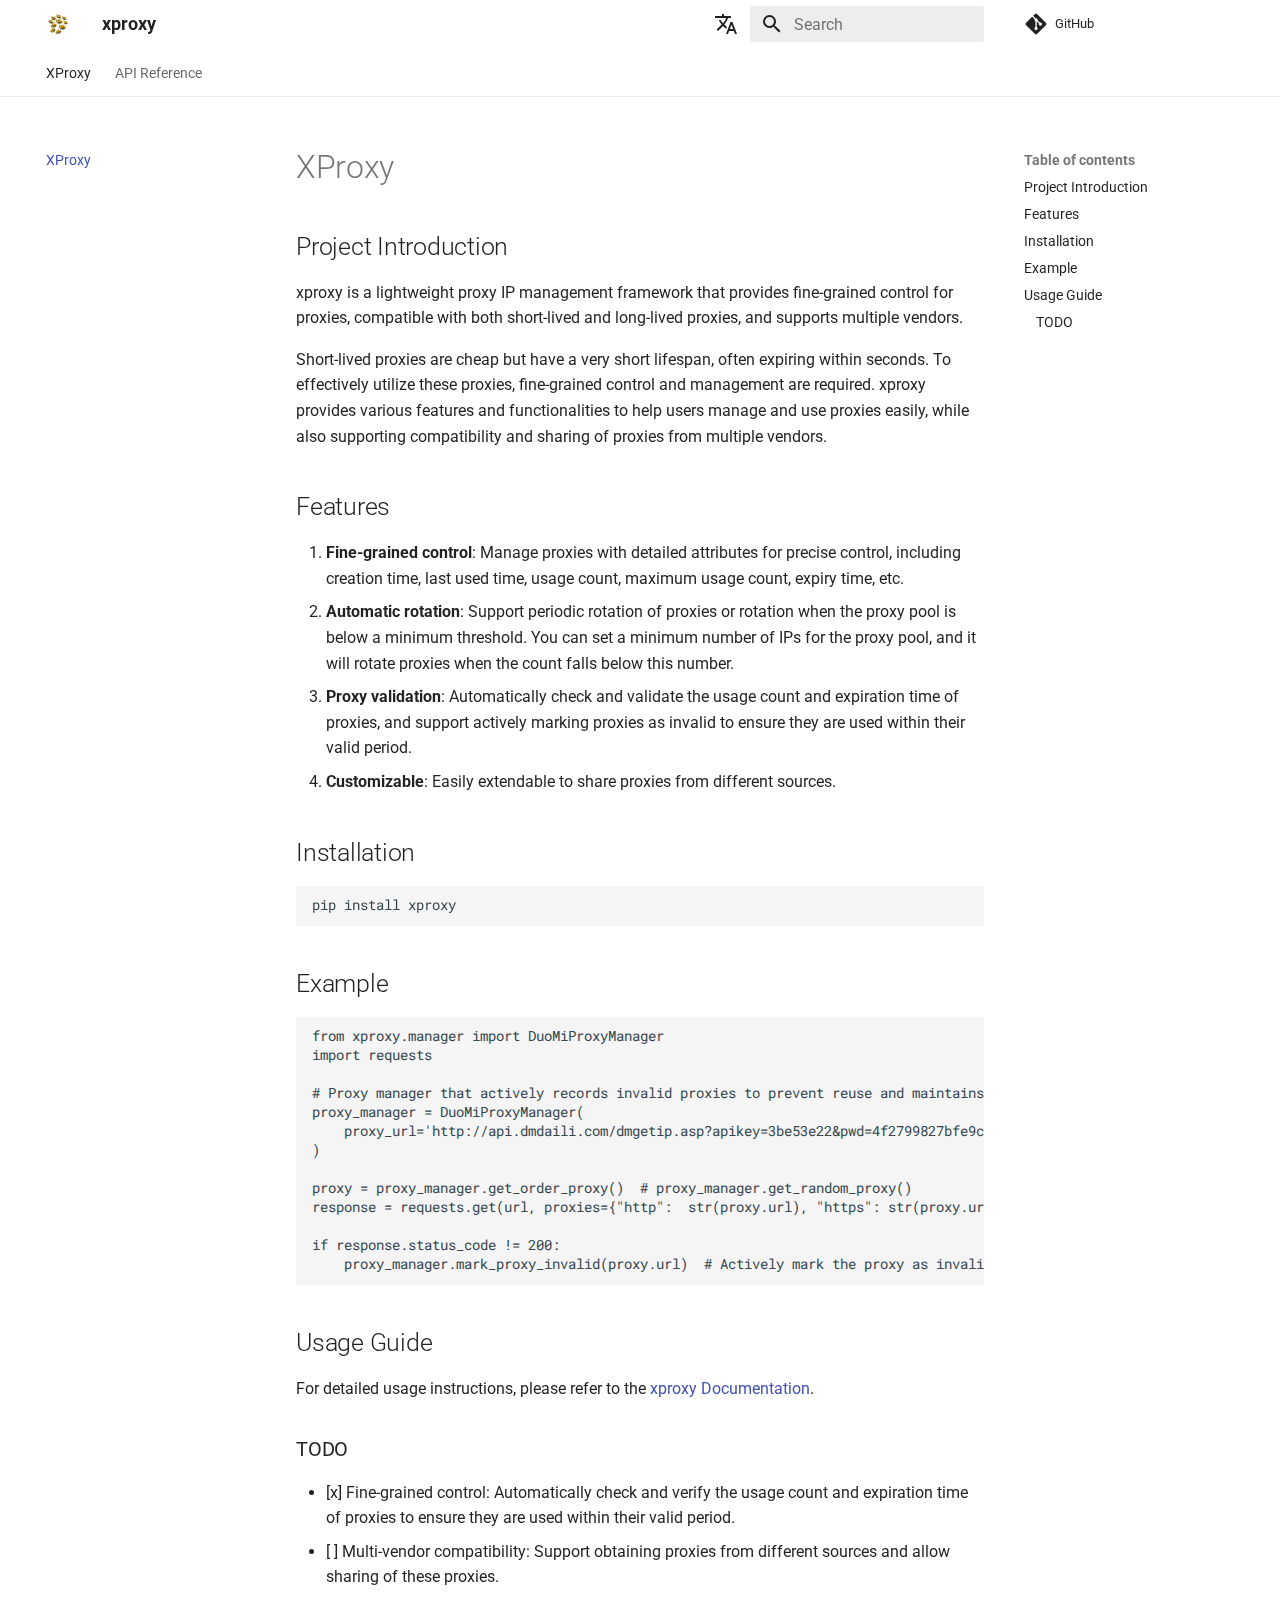
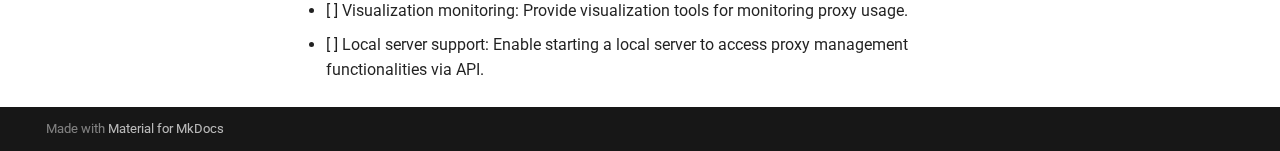
<file: index.html>
<!doctype html>
<html lang="en" class="no-js">
  <head>
    
      <meta charset="utf-8">
      <meta name="viewport" content="width=device-width,initial-scale=1">
      
      
      
        <link rel="canonical" href="https://nmhjklnm.github.io/xproxy/">
      
      
      
        <link rel="next" href="%20API%20Reference/">
      
      
      <link rel="icon" href="assets/images/favicon.png">
      <meta name="generator" content="mkdocs-1.6.1, mkdocs-material-9.5.42">
    
    
      
        <title>XProxy - xproxy</title>
      
    
    
      <link rel="stylesheet" href="assets/stylesheets/main.0253249f.min.css">
      
        
        <link rel="stylesheet" href="assets/stylesheets/palette.06af60db.min.css">
      
      


    
    
      
    
    
      
        
        
        <link rel="preconnect" href="https://fonts.gstatic.com" crossorigin>
        <link rel="stylesheet" href="https://fonts.googleapis.com/css?family=Roboto:300,300i,400,400i,700,700i%7CRoboto+Mono:400,400i,700,700i&display=fallback">
        <style>:root{--md-text-font:"Roboto";--md-code-font:"Roboto Mono"}</style>
      
    
    
      <link rel="stylesheet" href="assets/_mkdocstrings.css">
    
    <script>__md_scope=new URL(".",location),__md_hash=e=>[...e].reduce(((e,_)=>(e<<5)-e+_.charCodeAt(0)),0),__md_get=(e,_=localStorage,t=__md_scope)=>JSON.parse(_.getItem(t.pathname+"."+e)),__md_set=(e,_,t=localStorage,a=__md_scope)=>{try{t.setItem(a.pathname+"."+e,JSON.stringify(_))}catch(e){}}</script>
    
      

    
    
    
  </head>
  
  
    
    
    
    
    
    <body dir="ltr" data-md-color-scheme="default" data-md-color-primary="white" data-md-color-accent="blue">
  
    
    <input class="md-toggle" data-md-toggle="drawer" type="checkbox" id="__drawer" autocomplete="off">
    <input class="md-toggle" data-md-toggle="search" type="checkbox" id="__search" autocomplete="off">
    <label class="md-overlay" for="__drawer"></label>
    <div data-md-component="skip">
      
        
        <a href="#xproxy" class="md-skip">
          Skip to content
        </a>
      
    </div>
    <div data-md-component="announce">
      
    </div>
    
    
      

<header class="md-header" data-md-component="header">
  <nav class="md-header__inner md-grid" aria-label="Header">
    <a href="https://xproxy.nextmind.space/" title="xproxy" class="md-header__button md-logo" aria-label="xproxy" data-md-component="logo">
      
  <img src="asset/logo.png" alt="logo">

    </a>
    <label class="md-header__button md-icon" for="__drawer">
      
      <svg xmlns="http://www.w3.org/2000/svg" viewBox="0 0 24 24"><path d="M3 6h18v2H3zm0 5h18v2H3zm0 5h18v2H3z"/></svg>
    </label>
    <div class="md-header__title" data-md-component="header-title">
      <div class="md-header__ellipsis">
        <div class="md-header__topic">
          <span class="md-ellipsis">
            xproxy
          </span>
        </div>
        <div class="md-header__topic" data-md-component="header-topic">
          <span class="md-ellipsis">
            
              XProxy
            
          </span>
        </div>
      </div>
    </div>
    
      
    
    
    
      <div class="md-header__option">
  <div class="md-select">
    
    <button class="md-header__button md-icon" aria-label="Select language">
      <svg xmlns="http://www.w3.org/2000/svg" viewBox="0 0 24 24"><path d="m12.87 15.07-2.54-2.51.03-.03A17.5 17.5 0 0 0 14.07 6H17V4h-7V2H8v2H1v2h11.17C11.5 7.92 10.44 9.75 9 11.35 8.07 10.32 7.3 9.19 6.69 8h-2c.73 1.63 1.73 3.17 2.98 4.56l-5.09 5.02L4 19l5-5 3.11 3.11zM18.5 10h-2L12 22h2l1.12-3h4.75L21 22h2zm-2.62 7 1.62-4.33L19.12 17z"/></svg>
    </button>
    <div class="md-select__inner">
      <ul class="md-select__list">
        
          <li class="md-select__item">
            <a href="/xproxy/" hreflang="en" class="md-select__link">
              English
            </a>
          </li>
        
          <li class="md-select__item">
            <a href="/xproxy/zh/" hreflang="zh" class="md-select__link">
              简体中文
            </a>
          </li>
        
      </ul>
    </div>
  </div>
</div>
    
    
      <label class="md-header__button md-icon" for="__search">
        
        <svg xmlns="http://www.w3.org/2000/svg" viewBox="0 0 24 24"><path d="M9.5 3A6.5 6.5 0 0 1 16 9.5c0 1.61-.59 3.09-1.56 4.23l.27.27h.79l5 5-1.5 1.5-5-5v-.79l-.27-.27A6.52 6.52 0 0 1 9.5 16 6.5 6.5 0 0 1 3 9.5 6.5 6.5 0 0 1 9.5 3m0 2C7 5 5 7 5 9.5S7 14 9.5 14 14 12 14 9.5 12 5 9.5 5"/></svg>
      </label>
      <div class="md-search" data-md-component="search" role="dialog">
  <label class="md-search__overlay" for="__search"></label>
  <div class="md-search__inner" role="search">
    <form class="md-search__form" name="search">
      <input type="text" class="md-search__input" name="query" aria-label="Search" placeholder="Search" autocapitalize="off" autocorrect="off" autocomplete="off" spellcheck="false" data-md-component="search-query" required>
      <label class="md-search__icon md-icon" for="__search">
        
        <svg xmlns="http://www.w3.org/2000/svg" viewBox="0 0 24 24"><path d="M9.5 3A6.5 6.5 0 0 1 16 9.5c0 1.61-.59 3.09-1.56 4.23l.27.27h.79l5 5-1.5 1.5-5-5v-.79l-.27-.27A6.52 6.52 0 0 1 9.5 16 6.5 6.5 0 0 1 3 9.5 6.5 6.5 0 0 1 9.5 3m0 2C7 5 5 7 5 9.5S7 14 9.5 14 14 12 14 9.5 12 5 9.5 5"/></svg>
        
        <svg xmlns="http://www.w3.org/2000/svg" viewBox="0 0 24 24"><path d="M20 11v2H8l5.5 5.5-1.42 1.42L4.16 12l7.92-7.92L13.5 5.5 8 11z"/></svg>
      </label>
      <nav class="md-search__options" aria-label="Search">
        
        <button type="reset" class="md-search__icon md-icon" title="Clear" aria-label="Clear" tabindex="-1">
          
          <svg xmlns="http://www.w3.org/2000/svg" viewBox="0 0 24 24"><path d="M19 6.41 17.59 5 12 10.59 6.41 5 5 6.41 10.59 12 5 17.59 6.41 19 12 13.41 17.59 19 19 17.59 13.41 12z"/></svg>
        </button>
      </nav>
      
    </form>
    <div class="md-search__output">
      <div class="md-search__scrollwrap" tabindex="0" data-md-scrollfix>
        <div class="md-search-result" data-md-component="search-result">
          <div class="md-search-result__meta">
            Initializing search
          </div>
          <ol class="md-search-result__list" role="presentation"></ol>
        </div>
      </div>
    </div>
  </div>
</div>
    
    
      <div class="md-header__source">
        <a href="https://github.com/nmhjklnm/xproxy" title="Go to repository" class="md-source" data-md-component="source">
  <div class="md-source__icon md-icon">
    
    <svg xmlns="http://www.w3.org/2000/svg" viewBox="0 0 448 512"><!--! Font Awesome Free 6.6.0 by @fontawesome - https://fontawesome.com License - https://fontawesome.com/license/free (Icons: CC BY 4.0, Fonts: SIL OFL 1.1, Code: MIT License) Copyright 2024 Fonticons, Inc.--><path d="M439.55 236.05 244 40.45a28.87 28.87 0 0 0-40.81 0l-40.66 40.63 51.52 51.52c27.06-9.14 52.68 16.77 43.39 43.68l49.66 49.66c34.23-11.8 61.18 31 35.47 56.69-26.49 26.49-70.21-2.87-56-37.34L240.22 199v121.85c25.3 12.54 22.26 41.85 9.08 55a34.34 34.34 0 0 1-48.55 0c-17.57-17.6-11.07-46.91 11.25-56v-123c-20.8-8.51-24.6-30.74-18.64-45L142.57 101 8.45 235.14a28.86 28.86 0 0 0 0 40.81l195.61 195.6a28.86 28.86 0 0 0 40.8 0l194.69-194.69a28.86 28.86 0 0 0 0-40.81"/></svg>
  </div>
  <div class="md-source__repository">
    GitHub
  </div>
</a>
      </div>
    
  </nav>
  
</header>
    
    <div class="md-container" data-md-component="container">
      
      
        
          
            
<nav class="md-tabs" aria-label="Tabs" data-md-component="tabs">
  <div class="md-grid">
    <ul class="md-tabs__list">
      
        
  
  
    
  
  
    <li class="md-tabs__item md-tabs__item--active">
      <a href="." class="md-tabs__link">
        
  
    
  
  XProxy

      </a>
    </li>
  

      
        
  
  
  
    
    
      <li class="md-tabs__item">
        <a href="%20API%20Reference/" class="md-tabs__link">
          
  
   API Reference

        </a>
      </li>
    
  

      
    </ul>
  </div>
</nav>
          
        
      
      <main class="md-main" data-md-component="main">
        <div class="md-main__inner md-grid">
          
            
              
              <div class="md-sidebar md-sidebar--primary" data-md-component="sidebar" data-md-type="navigation" >
                <div class="md-sidebar__scrollwrap">
                  <div class="md-sidebar__inner">
                    


  


<nav class="md-nav md-nav--primary md-nav--lifted" aria-label="Navigation" data-md-level="0">
  <label class="md-nav__title" for="__drawer">
    <a href="https://xproxy.nextmind.space/" title="xproxy" class="md-nav__button md-logo" aria-label="xproxy" data-md-component="logo">
      
  <img src="asset/logo.png" alt="logo">

    </a>
    xproxy
  </label>
  
    <div class="md-nav__source">
      <a href="https://github.com/nmhjklnm/xproxy" title="Go to repository" class="md-source" data-md-component="source">
  <div class="md-source__icon md-icon">
    
    <svg xmlns="http://www.w3.org/2000/svg" viewBox="0 0 448 512"><!--! Font Awesome Free 6.6.0 by @fontawesome - https://fontawesome.com License - https://fontawesome.com/license/free (Icons: CC BY 4.0, Fonts: SIL OFL 1.1, Code: MIT License) Copyright 2024 Fonticons, Inc.--><path d="M439.55 236.05 244 40.45a28.87 28.87 0 0 0-40.81 0l-40.66 40.63 51.52 51.52c27.06-9.14 52.68 16.77 43.39 43.68l49.66 49.66c34.23-11.8 61.18 31 35.47 56.69-26.49 26.49-70.21-2.87-56-37.34L240.22 199v121.85c25.3 12.54 22.26 41.85 9.08 55a34.34 34.34 0 0 1-48.55 0c-17.57-17.6-11.07-46.91 11.25-56v-123c-20.8-8.51-24.6-30.74-18.64-45L142.57 101 8.45 235.14a28.86 28.86 0 0 0 0 40.81l195.61 195.6a28.86 28.86 0 0 0 40.8 0l194.69-194.69a28.86 28.86 0 0 0 0-40.81"/></svg>
  </div>
  <div class="md-source__repository">
    GitHub
  </div>
</a>
    </div>
  
  <ul class="md-nav__list" data-md-scrollfix>
    
      
      
  
  
    
  
  
  
    <li class="md-nav__item md-nav__item--active">
      
      <input class="md-nav__toggle md-toggle" type="checkbox" id="__toc">
      
      
        
      
      
        <label class="md-nav__link md-nav__link--active" for="__toc">
          
  
  <span class="md-ellipsis">
    XProxy
  </span>
  

          <span class="md-nav__icon md-icon"></span>
        </label>
      
      <a href="." class="md-nav__link md-nav__link--active">
        
  
  <span class="md-ellipsis">
    XProxy
  </span>
  

      </a>
      
        

<nav class="md-nav md-nav--secondary" aria-label="Table of contents">
  
  
  
    
  
  
    <label class="md-nav__title" for="__toc">
      <span class="md-nav__icon md-icon"></span>
      Table of contents
    </label>
    <ul class="md-nav__list" data-md-component="toc" data-md-scrollfix>
      
        <li class="md-nav__item">
  <a href="#project-introduction" class="md-nav__link">
    <span class="md-ellipsis">
      Project Introduction
    </span>
  </a>
  
</li>
      
        <li class="md-nav__item">
  <a href="#features" class="md-nav__link">
    <span class="md-ellipsis">
      Features
    </span>
  </a>
  
</li>
      
        <li class="md-nav__item">
  <a href="#installation" class="md-nav__link">
    <span class="md-ellipsis">
      Installation
    </span>
  </a>
  
</li>
      
        <li class="md-nav__item">
  <a href="#example" class="md-nav__link">
    <span class="md-ellipsis">
      Example
    </span>
  </a>
  
</li>
      
        <li class="md-nav__item">
  <a href="#usage-guide" class="md-nav__link">
    <span class="md-ellipsis">
      Usage Guide
    </span>
  </a>
  
    <nav class="md-nav" aria-label="Usage Guide">
      <ul class="md-nav__list">
        
          <li class="md-nav__item">
  <a href="#todo" class="md-nav__link">
    <span class="md-ellipsis">
      TODO
    </span>
  </a>
  
</li>
        
      </ul>
    </nav>
  
</li>
      
    </ul>
  
</nav>
      
    </li>
  

    
      
      
  
  
  
  
    
    
    
      
      
    
    
    <li class="md-nav__item md-nav__item--nested">
      
        
        
        <input class="md-nav__toggle md-toggle " type="checkbox" id="__nav_2" >
        
          
          <label class="md-nav__link" for="__nav_2" id="__nav_2_label" tabindex="0">
            
  
  <span class="md-ellipsis">
     API Reference
  </span>
  

            <span class="md-nav__icon md-icon"></span>
          </label>
        
        <nav class="md-nav" data-md-level="1" aria-labelledby="__nav_2_label" aria-expanded="false">
          <label class="md-nav__title" for="__nav_2">
            <span class="md-nav__icon md-icon"></span>
             API Reference
          </label>
          <ul class="md-nav__list" data-md-scrollfix>
            
              
                
  
  
  
  
    <li class="md-nav__item">
      <a href="%20API%20Reference/" class="md-nav__link">
        
  
  <span class="md-ellipsis">
    API Reference
  </span>
  

      </a>
    </li>
  

              
            
              
                
  
  
  
  
    <li class="md-nav__item">
      <a href="%20API%20Reference/DuoMi/" class="md-nav__link">
        
  
  <span class="md-ellipsis">
    DuoMi
  </span>
  

      </a>
    </li>
  

              
            
          </ul>
        </nav>
      
    </li>
  

    
  </ul>
</nav>
                  </div>
                </div>
              </div>
            
            
              
              <div class="md-sidebar md-sidebar--secondary" data-md-component="sidebar" data-md-type="toc" >
                <div class="md-sidebar__scrollwrap">
                  <div class="md-sidebar__inner">
                    

<nav class="md-nav md-nav--secondary" aria-label="Table of contents">
  
  
  
    
  
  
    <label class="md-nav__title" for="__toc">
      <span class="md-nav__icon md-icon"></span>
      Table of contents
    </label>
    <ul class="md-nav__list" data-md-component="toc" data-md-scrollfix>
      
        <li class="md-nav__item">
  <a href="#project-introduction" class="md-nav__link">
    <span class="md-ellipsis">
      Project Introduction
    </span>
  </a>
  
</li>
      
        <li class="md-nav__item">
  <a href="#features" class="md-nav__link">
    <span class="md-ellipsis">
      Features
    </span>
  </a>
  
</li>
      
        <li class="md-nav__item">
  <a href="#installation" class="md-nav__link">
    <span class="md-ellipsis">
      Installation
    </span>
  </a>
  
</li>
      
        <li class="md-nav__item">
  <a href="#example" class="md-nav__link">
    <span class="md-ellipsis">
      Example
    </span>
  </a>
  
</li>
      
        <li class="md-nav__item">
  <a href="#usage-guide" class="md-nav__link">
    <span class="md-ellipsis">
      Usage Guide
    </span>
  </a>
  
    <nav class="md-nav" aria-label="Usage Guide">
      <ul class="md-nav__list">
        
          <li class="md-nav__item">
  <a href="#todo" class="md-nav__link">
    <span class="md-ellipsis">
      TODO
    </span>
  </a>
  
</li>
        
      </ul>
    </nav>
  
</li>
      
    </ul>
  
</nav>
                  </div>
                </div>
              </div>
            
          
          
            <div class="md-content" data-md-component="content">
              <article class="md-content__inner md-typeset">
                
                  

  
  


<h1 id="xproxy">XProxy</h1>
<h2 id="project-introduction">Project Introduction</h2>
<p>xproxy is a lightweight proxy IP management framework that provides fine-grained control for proxies, compatible with both short-lived and long-lived proxies, and supports multiple vendors.</p>
<p>Short-lived proxies are cheap but have a very short lifespan, often expiring within seconds. To effectively utilize these proxies, fine-grained control and management are required. xproxy provides various features and functionalities to help users manage and use proxies easily, while also supporting compatibility and sharing of proxies from multiple vendors.</p>
<h2 id="features">Features</h2>
<ol>
<li><strong>Fine-grained control</strong>: Manage proxies with detailed attributes for precise control, including creation time, last used time, usage count, maximum usage count, expiry time, etc.</li>
<li><strong>Automatic rotation</strong>: Support periodic rotation of proxies or rotation when the proxy pool is below a minimum threshold. You can set a minimum number of IPs for the proxy pool, and it will rotate proxies when the count falls below this number.</li>
<li><strong>Proxy validation</strong>: Automatically check and validate the usage count and expiration time of proxies, and support actively marking proxies as invalid to ensure they are used within their valid period.</li>
<li><strong>Customizable</strong>: Easily extendable to share proxies from different sources.</li>
</ol>
<h2 id="installation">Installation</h2>
<pre><code class="language-bash">pip install xproxy
</code></pre>
<h2 id="example">Example</h2>
<pre><code class="language-python">from xproxy.manager import DuoMiProxyManager
import requests

# Proxy manager that actively records invalid proxies to prevent reuse and maintains the number of valid proxies in the pool
proxy_manager = DuoMiProxyManager(
    proxy_url='http://api.dmdaili.com/dmgetip.asp?apikey=3be53e22&amp;pwd=4f2799827bfe9c6f0e2a64749cf5f3f6&amp;getnum=50&amp;httptype=1&amp;geshi=2&amp;fenge=1&amp;fengefu=&amp;operate=all',
)

proxy = proxy_manager.get_order_proxy()  # proxy_manager.get_random_proxy()
response = requests.get(url, proxies={&quot;http&quot;:  str(proxy.url), &quot;https&quot;: str(proxy.url)})

if response.status_code != 200:
    proxy_manager.mark_proxy_invalid(proxy.url)  # Actively mark the proxy as invalid
</code></pre>
<h2 id="usage-guide">Usage Guide</h2>
<p>For detailed usage instructions, please refer to the <a href="https://xproxy.readthedocs.io">xproxy Documentation</a>.</p>
<h3 id="todo">TODO</h3>
<ul>
<li>[x] Fine-grained control: Automatically check and verify the usage count and expiration time of proxies to ensure they are used within their valid period.</li>
<li>[ ] Multi-vendor compatibility: Support obtaining proxies from different sources and allow sharing of these proxies.</li>
<li>[ ] Visualization monitoring: Provide visualization tools for monitoring proxy usage.</li>
<li>[ ] Local server support: Enable starting a local server to access proxy management functionalities via API.</li>
</ul>












                
              </article>
            </div>
          
          
<script>var target=document.getElementById(location.hash.slice(1));target&&target.name&&(target.checked=target.name.startsWith("__tabbed_"))</script>
        </div>
        
      </main>
      
        <footer class="md-footer">
  
  <div class="md-footer-meta md-typeset">
    <div class="md-footer-meta__inner md-grid">
      <div class="md-copyright">
  
  
    Made with
    <a href="https://squidfunk.github.io/mkdocs-material/" target="_blank" rel="noopener">
      Material for MkDocs
    </a>
  
</div>
      
    </div>
  </div>
</footer>
      
    </div>
    <div class="md-dialog" data-md-component="dialog">
      <div class="md-dialog__inner md-typeset"></div>
    </div>
    
    
    <script id="__config" type="application/json">{"base": ".", "features": ["navigation.tabs"], "search": "assets/javascripts/workers/search.6ce7567c.min.js", "translations": {"clipboard.copied": "Copied to clipboard", "clipboard.copy": "Copy to clipboard", "search.result.more.one": "1 more on this page", "search.result.more.other": "# more on this page", "search.result.none": "No matching documents", "search.result.one": "1 matching document", "search.result.other": "# matching documents", "search.result.placeholder": "Type to start searching", "search.result.term.missing": "Missing", "select.version": "Select version"}}</script>
    
    
      <script src="assets/javascripts/bundle.83f73b43.min.js"></script>
      
    
  </body>
</html>
</file>
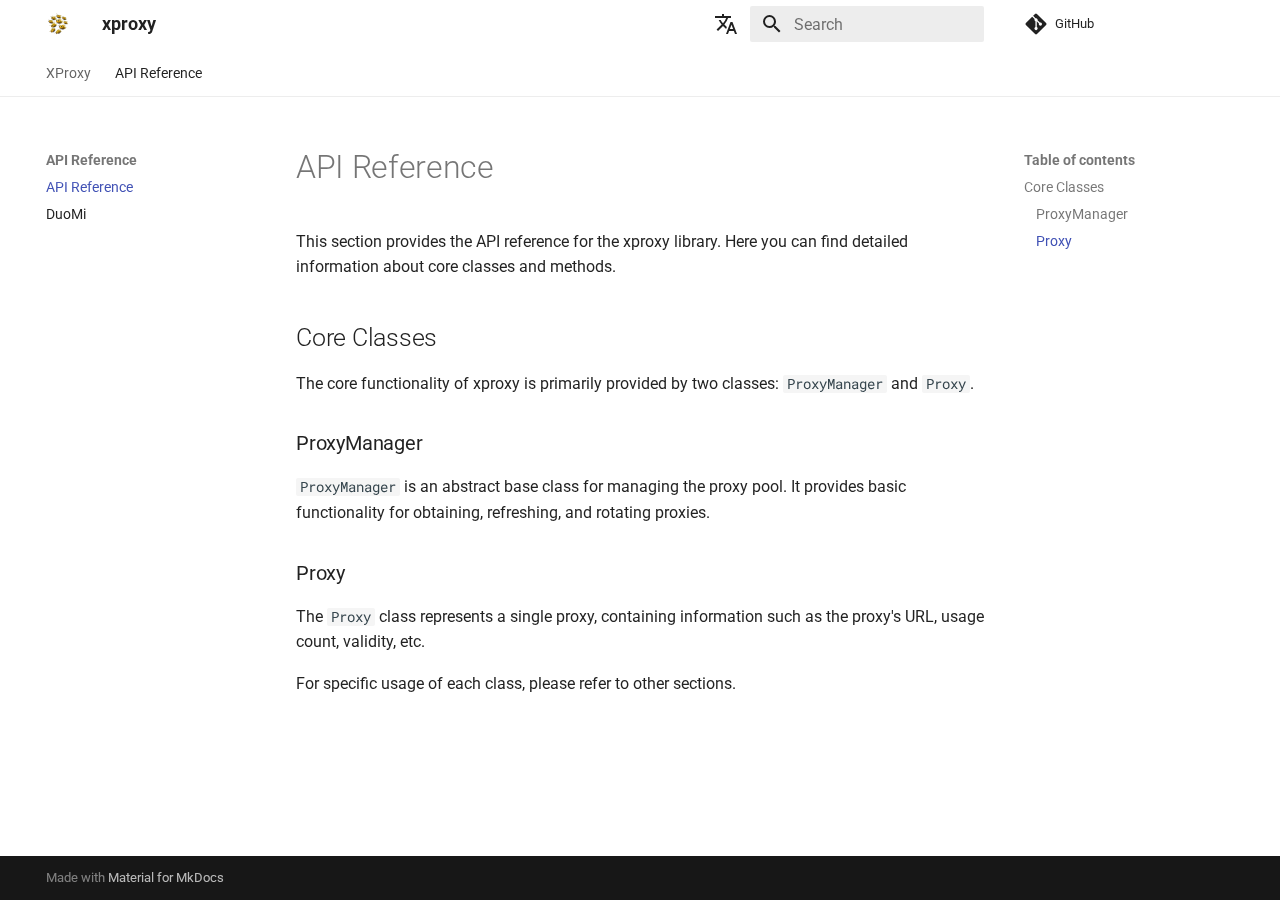
<file:  API Reference/index.html>
<!doctype html>
<html lang="en" class="no-js">
  <head>
    
      <meta charset="utf-8">
      <meta name="viewport" content="width=device-width,initial-scale=1">
      
      
      
        <link rel="canonical" href="https://nmhjklnm.github.io/xproxy/%20API%20Reference/">
      
      
        <link rel="prev" href="..">
      
      
        <link rel="next" href="DuoMi/">
      
      
      <link rel="icon" href="../assets/images/favicon.png">
      <meta name="generator" content="mkdocs-1.6.1, mkdocs-material-9.5.42">
    
    
      
        <title>API Reference - xproxy</title>
      
    
    
      <link rel="stylesheet" href="../assets/stylesheets/main.0253249f.min.css">
      
        
        <link rel="stylesheet" href="../assets/stylesheets/palette.06af60db.min.css">
      
      


    
    
      
    
    
      
        
        
        <link rel="preconnect" href="https://fonts.gstatic.com" crossorigin>
        <link rel="stylesheet" href="https://fonts.googleapis.com/css?family=Roboto:300,300i,400,400i,700,700i%7CRoboto+Mono:400,400i,700,700i&display=fallback">
        <style>:root{--md-text-font:"Roboto";--md-code-font:"Roboto Mono"}</style>
      
    
    
      <link rel="stylesheet" href="../assets/_mkdocstrings.css">
    
    <script>__md_scope=new URL("..",location),__md_hash=e=>[...e].reduce(((e,_)=>(e<<5)-e+_.charCodeAt(0)),0),__md_get=(e,_=localStorage,t=__md_scope)=>JSON.parse(_.getItem(t.pathname+"."+e)),__md_set=(e,_,t=localStorage,a=__md_scope)=>{try{t.setItem(a.pathname+"."+e,JSON.stringify(_))}catch(e){}}</script>
    
      

    
    
    
  </head>
  
  
    
    
    
    
    
    <body dir="ltr" data-md-color-scheme="default" data-md-color-primary="white" data-md-color-accent="blue">
  
    
    <input class="md-toggle" data-md-toggle="drawer" type="checkbox" id="__drawer" autocomplete="off">
    <input class="md-toggle" data-md-toggle="search" type="checkbox" id="__search" autocomplete="off">
    <label class="md-overlay" for="__drawer"></label>
    <div data-md-component="skip">
      
        
        <a href="#api-reference" class="md-skip">
          Skip to content
        </a>
      
    </div>
    <div data-md-component="announce">
      
    </div>
    
    
      

<header class="md-header" data-md-component="header">
  <nav class="md-header__inner md-grid" aria-label="Header">
    <a href="https://xproxy.nextmind.space/" title="xproxy" class="md-header__button md-logo" aria-label="xproxy" data-md-component="logo">
      
  <img src="../asset/logo.png" alt="logo">

    </a>
    <label class="md-header__button md-icon" for="__drawer">
      
      <svg xmlns="http://www.w3.org/2000/svg" viewBox="0 0 24 24"><path d="M3 6h18v2H3zm0 5h18v2H3zm0 5h18v2H3z"/></svg>
    </label>
    <div class="md-header__title" data-md-component="header-title">
      <div class="md-header__ellipsis">
        <div class="md-header__topic">
          <span class="md-ellipsis">
            xproxy
          </span>
        </div>
        <div class="md-header__topic" data-md-component="header-topic">
          <span class="md-ellipsis">
            
              API Reference
            
          </span>
        </div>
      </div>
    </div>
    
      
    
    
    
      <div class="md-header__option">
  <div class="md-select">
    
    <button class="md-header__button md-icon" aria-label="Select language">
      <svg xmlns="http://www.w3.org/2000/svg" viewBox="0 0 24 24"><path d="m12.87 15.07-2.54-2.51.03-.03A17.5 17.5 0 0 0 14.07 6H17V4h-7V2H8v2H1v2h11.17C11.5 7.92 10.44 9.75 9 11.35 8.07 10.32 7.3 9.19 6.69 8h-2c.73 1.63 1.73 3.17 2.98 4.56l-5.09 5.02L4 19l5-5 3.11 3.11zM18.5 10h-2L12 22h2l1.12-3h4.75L21 22h2zm-2.62 7 1.62-4.33L19.12 17z"/></svg>
    </button>
    <div class="md-select__inner">
      <ul class="md-select__list">
        
          <li class="md-select__item">
            <a href="./" hreflang="en" class="md-select__link">
              English
            </a>
          </li>
        
          <li class="md-select__item">
            <a href="../zh/%20API%20Reference/" hreflang="zh" class="md-select__link">
              简体中文
            </a>
          </li>
        
      </ul>
    </div>
  </div>
</div>
    
    
      <label class="md-header__button md-icon" for="__search">
        
        <svg xmlns="http://www.w3.org/2000/svg" viewBox="0 0 24 24"><path d="M9.5 3A6.5 6.5 0 0 1 16 9.5c0 1.61-.59 3.09-1.56 4.23l.27.27h.79l5 5-1.5 1.5-5-5v-.79l-.27-.27A6.52 6.52 0 0 1 9.5 16 6.5 6.5 0 0 1 3 9.5 6.5 6.5 0 0 1 9.5 3m0 2C7 5 5 7 5 9.5S7 14 9.5 14 14 12 14 9.5 12 5 9.5 5"/></svg>
      </label>
      <div class="md-search" data-md-component="search" role="dialog">
  <label class="md-search__overlay" for="__search"></label>
  <div class="md-search__inner" role="search">
    <form class="md-search__form" name="search">
      <input type="text" class="md-search__input" name="query" aria-label="Search" placeholder="Search" autocapitalize="off" autocorrect="off" autocomplete="off" spellcheck="false" data-md-component="search-query" required>
      <label class="md-search__icon md-icon" for="__search">
        
        <svg xmlns="http://www.w3.org/2000/svg" viewBox="0 0 24 24"><path d="M9.5 3A6.5 6.5 0 0 1 16 9.5c0 1.61-.59 3.09-1.56 4.23l.27.27h.79l5 5-1.5 1.5-5-5v-.79l-.27-.27A6.52 6.52 0 0 1 9.5 16 6.5 6.5 0 0 1 3 9.5 6.5 6.5 0 0 1 9.5 3m0 2C7 5 5 7 5 9.5S7 14 9.5 14 14 12 14 9.5 12 5 9.5 5"/></svg>
        
        <svg xmlns="http://www.w3.org/2000/svg" viewBox="0 0 24 24"><path d="M20 11v2H8l5.5 5.5-1.42 1.42L4.16 12l7.92-7.92L13.5 5.5 8 11z"/></svg>
      </label>
      <nav class="md-search__options" aria-label="Search">
        
        <button type="reset" class="md-search__icon md-icon" title="Clear" aria-label="Clear" tabindex="-1">
          
          <svg xmlns="http://www.w3.org/2000/svg" viewBox="0 0 24 24"><path d="M19 6.41 17.59 5 12 10.59 6.41 5 5 6.41 10.59 12 5 17.59 6.41 19 12 13.41 17.59 19 19 17.59 13.41 12z"/></svg>
        </button>
      </nav>
      
    </form>
    <div class="md-search__output">
      <div class="md-search__scrollwrap" tabindex="0" data-md-scrollfix>
        <div class="md-search-result" data-md-component="search-result">
          <div class="md-search-result__meta">
            Initializing search
          </div>
          <ol class="md-search-result__list" role="presentation"></ol>
        </div>
      </div>
    </div>
  </div>
</div>
    
    
      <div class="md-header__source">
        <a href="https://github.com/nmhjklnm/xproxy" title="Go to repository" class="md-source" data-md-component="source">
  <div class="md-source__icon md-icon">
    
    <svg xmlns="http://www.w3.org/2000/svg" viewBox="0 0 448 512"><!--! Font Awesome Free 6.6.0 by @fontawesome - https://fontawesome.com License - https://fontawesome.com/license/free (Icons: CC BY 4.0, Fonts: SIL OFL 1.1, Code: MIT License) Copyright 2024 Fonticons, Inc.--><path d="M439.55 236.05 244 40.45a28.87 28.87 0 0 0-40.81 0l-40.66 40.63 51.52 51.52c27.06-9.14 52.68 16.77 43.39 43.68l49.66 49.66c34.23-11.8 61.18 31 35.47 56.69-26.49 26.49-70.21-2.87-56-37.34L240.22 199v121.85c25.3 12.54 22.26 41.85 9.08 55a34.34 34.34 0 0 1-48.55 0c-17.57-17.6-11.07-46.91 11.25-56v-123c-20.8-8.51-24.6-30.74-18.64-45L142.57 101 8.45 235.14a28.86 28.86 0 0 0 0 40.81l195.61 195.6a28.86 28.86 0 0 0 40.8 0l194.69-194.69a28.86 28.86 0 0 0 0-40.81"/></svg>
  </div>
  <div class="md-source__repository">
    GitHub
  </div>
</a>
      </div>
    
  </nav>
  
</header>
    
    <div class="md-container" data-md-component="container">
      
      
        
          
            
<nav class="md-tabs" aria-label="Tabs" data-md-component="tabs">
  <div class="md-grid">
    <ul class="md-tabs__list">
      
        
  
  
  
    <li class="md-tabs__item">
      <a href=".." class="md-tabs__link">
        
  
    
  
  XProxy

      </a>
    </li>
  

      
        
  
  
    
  
  
    
    
      <li class="md-tabs__item md-tabs__item--active">
        <a href="./" class="md-tabs__link">
          
  
   API Reference

        </a>
      </li>
    
  

      
    </ul>
  </div>
</nav>
          
        
      
      <main class="md-main" data-md-component="main">
        <div class="md-main__inner md-grid">
          
            
              
              <div class="md-sidebar md-sidebar--primary" data-md-component="sidebar" data-md-type="navigation" >
                <div class="md-sidebar__scrollwrap">
                  <div class="md-sidebar__inner">
                    


  


<nav class="md-nav md-nav--primary md-nav--lifted" aria-label="Navigation" data-md-level="0">
  <label class="md-nav__title" for="__drawer">
    <a href="https://xproxy.nextmind.space/" title="xproxy" class="md-nav__button md-logo" aria-label="xproxy" data-md-component="logo">
      
  <img src="../asset/logo.png" alt="logo">

    </a>
    xproxy
  </label>
  
    <div class="md-nav__source">
      <a href="https://github.com/nmhjklnm/xproxy" title="Go to repository" class="md-source" data-md-component="source">
  <div class="md-source__icon md-icon">
    
    <svg xmlns="http://www.w3.org/2000/svg" viewBox="0 0 448 512"><!--! Font Awesome Free 6.6.0 by @fontawesome - https://fontawesome.com License - https://fontawesome.com/license/free (Icons: CC BY 4.0, Fonts: SIL OFL 1.1, Code: MIT License) Copyright 2024 Fonticons, Inc.--><path d="M439.55 236.05 244 40.45a28.87 28.87 0 0 0-40.81 0l-40.66 40.63 51.52 51.52c27.06-9.14 52.68 16.77 43.39 43.68l49.66 49.66c34.23-11.8 61.18 31 35.47 56.69-26.49 26.49-70.21-2.87-56-37.34L240.22 199v121.85c25.3 12.54 22.26 41.85 9.08 55a34.34 34.34 0 0 1-48.55 0c-17.57-17.6-11.07-46.91 11.25-56v-123c-20.8-8.51-24.6-30.74-18.64-45L142.57 101 8.45 235.14a28.86 28.86 0 0 0 0 40.81l195.61 195.6a28.86 28.86 0 0 0 40.8 0l194.69-194.69a28.86 28.86 0 0 0 0-40.81"/></svg>
  </div>
  <div class="md-source__repository">
    GitHub
  </div>
</a>
    </div>
  
  <ul class="md-nav__list" data-md-scrollfix>
    
      
      
  
  
  
  
    <li class="md-nav__item">
      <a href=".." class="md-nav__link">
        
  
  <span class="md-ellipsis">
    XProxy
  </span>
  

      </a>
    </li>
  

    
      
      
  
  
    
  
  
  
    
    
    
      
        
        
      
      
    
    
    <li class="md-nav__item md-nav__item--active md-nav__item--section md-nav__item--nested">
      
        
        
        <input class="md-nav__toggle md-toggle " type="checkbox" id="__nav_2" checked>
        
          
          <label class="md-nav__link" for="__nav_2" id="__nav_2_label" tabindex="">
            
  
  <span class="md-ellipsis">
     API Reference
  </span>
  

            <span class="md-nav__icon md-icon"></span>
          </label>
        
        <nav class="md-nav" data-md-level="1" aria-labelledby="__nav_2_label" aria-expanded="true">
          <label class="md-nav__title" for="__nav_2">
            <span class="md-nav__icon md-icon"></span>
             API Reference
          </label>
          <ul class="md-nav__list" data-md-scrollfix>
            
              
                
  
  
    
  
  
  
    <li class="md-nav__item md-nav__item--active">
      
      <input class="md-nav__toggle md-toggle" type="checkbox" id="__toc">
      
      
        
      
      
        <label class="md-nav__link md-nav__link--active" for="__toc">
          
  
  <span class="md-ellipsis">
    API Reference
  </span>
  

          <span class="md-nav__icon md-icon"></span>
        </label>
      
      <a href="./" class="md-nav__link md-nav__link--active">
        
  
  <span class="md-ellipsis">
    API Reference
  </span>
  

      </a>
      
        

<nav class="md-nav md-nav--secondary" aria-label="Table of contents">
  
  
  
    
  
  
    <label class="md-nav__title" for="__toc">
      <span class="md-nav__icon md-icon"></span>
      Table of contents
    </label>
    <ul class="md-nav__list" data-md-component="toc" data-md-scrollfix>
      
        <li class="md-nav__item">
  <a href="#core-classes" class="md-nav__link">
    <span class="md-ellipsis">
      Core Classes
    </span>
  </a>
  
    <nav class="md-nav" aria-label="Core Classes">
      <ul class="md-nav__list">
        
          <li class="md-nav__item">
  <a href="#proxymanager" class="md-nav__link">
    <span class="md-ellipsis">
      ProxyManager
    </span>
  </a>
  
</li>
        
          <li class="md-nav__item">
  <a href="#proxy" class="md-nav__link">
    <span class="md-ellipsis">
      Proxy
    </span>
  </a>
  
</li>
        
      </ul>
    </nav>
  
</li>
      
    </ul>
  
</nav>
      
    </li>
  

              
            
              
                
  
  
  
  
    <li class="md-nav__item">
      <a href="DuoMi/" class="md-nav__link">
        
  
  <span class="md-ellipsis">
    DuoMi
  </span>
  

      </a>
    </li>
  

              
            
          </ul>
        </nav>
      
    </li>
  

    
  </ul>
</nav>
                  </div>
                </div>
              </div>
            
            
              
              <div class="md-sidebar md-sidebar--secondary" data-md-component="sidebar" data-md-type="toc" >
                <div class="md-sidebar__scrollwrap">
                  <div class="md-sidebar__inner">
                    

<nav class="md-nav md-nav--secondary" aria-label="Table of contents">
  
  
  
    
  
  
    <label class="md-nav__title" for="__toc">
      <span class="md-nav__icon md-icon"></span>
      Table of contents
    </label>
    <ul class="md-nav__list" data-md-component="toc" data-md-scrollfix>
      
        <li class="md-nav__item">
  <a href="#core-classes" class="md-nav__link">
    <span class="md-ellipsis">
      Core Classes
    </span>
  </a>
  
    <nav class="md-nav" aria-label="Core Classes">
      <ul class="md-nav__list">
        
          <li class="md-nav__item">
  <a href="#proxymanager" class="md-nav__link">
    <span class="md-ellipsis">
      ProxyManager
    </span>
  </a>
  
</li>
        
          <li class="md-nav__item">
  <a href="#proxy" class="md-nav__link">
    <span class="md-ellipsis">
      Proxy
    </span>
  </a>
  
</li>
        
      </ul>
    </nav>
  
</li>
      
    </ul>
  
</nav>
                  </div>
                </div>
              </div>
            
          
          
            <div class="md-content" data-md-component="content">
              <article class="md-content__inner md-typeset">
                
                  

  
  


<h1 id="api-reference">API Reference</h1>
<p>This section provides the API reference for the xproxy library. Here you can find detailed information about core classes and methods.</p>
<h2 id="core-classes">Core Classes</h2>
<p>The core functionality of xproxy is primarily provided by two classes: <code>ProxyManager</code> and <code>Proxy</code>.</p>
<h3 id="proxymanager">ProxyManager</h3>
<p><code>ProxyManager</code> is an abstract base class for managing the proxy pool. It provides basic functionality for obtaining, refreshing, and rotating proxies.</p>
<h3 id="proxy">Proxy</h3>
<p>The <code>Proxy</code> class represents a single proxy, containing information such as the proxy's URL, usage count, validity, etc.</p>
<p>For specific usage of each class, please refer to other sections.</p>












                
              </article>
            </div>
          
          
<script>var target=document.getElementById(location.hash.slice(1));target&&target.name&&(target.checked=target.name.startsWith("__tabbed_"))</script>
        </div>
        
      </main>
      
        <footer class="md-footer">
  
  <div class="md-footer-meta md-typeset">
    <div class="md-footer-meta__inner md-grid">
      <div class="md-copyright">
  
  
    Made with
    <a href="https://squidfunk.github.io/mkdocs-material/" target="_blank" rel="noopener">
      Material for MkDocs
    </a>
  
</div>
      
    </div>
  </div>
</footer>
      
    </div>
    <div class="md-dialog" data-md-component="dialog">
      <div class="md-dialog__inner md-typeset"></div>
    </div>
    
    
    <script id="__config" type="application/json">{"base": "..", "features": ["navigation.tabs"], "search": "../assets/javascripts/workers/search.6ce7567c.min.js", "translations": {"clipboard.copied": "Copied to clipboard", "clipboard.copy": "Copy to clipboard", "search.result.more.one": "1 more on this page", "search.result.more.other": "# more on this page", "search.result.none": "No matching documents", "search.result.one": "1 matching document", "search.result.other": "# matching documents", "search.result.placeholder": "Type to start searching", "search.result.term.missing": "Missing", "select.version": "Select version"}}</script>
    
    
      <script src="../assets/javascripts/bundle.83f73b43.min.js"></script>
      
    
  </body>
</html>
</file>
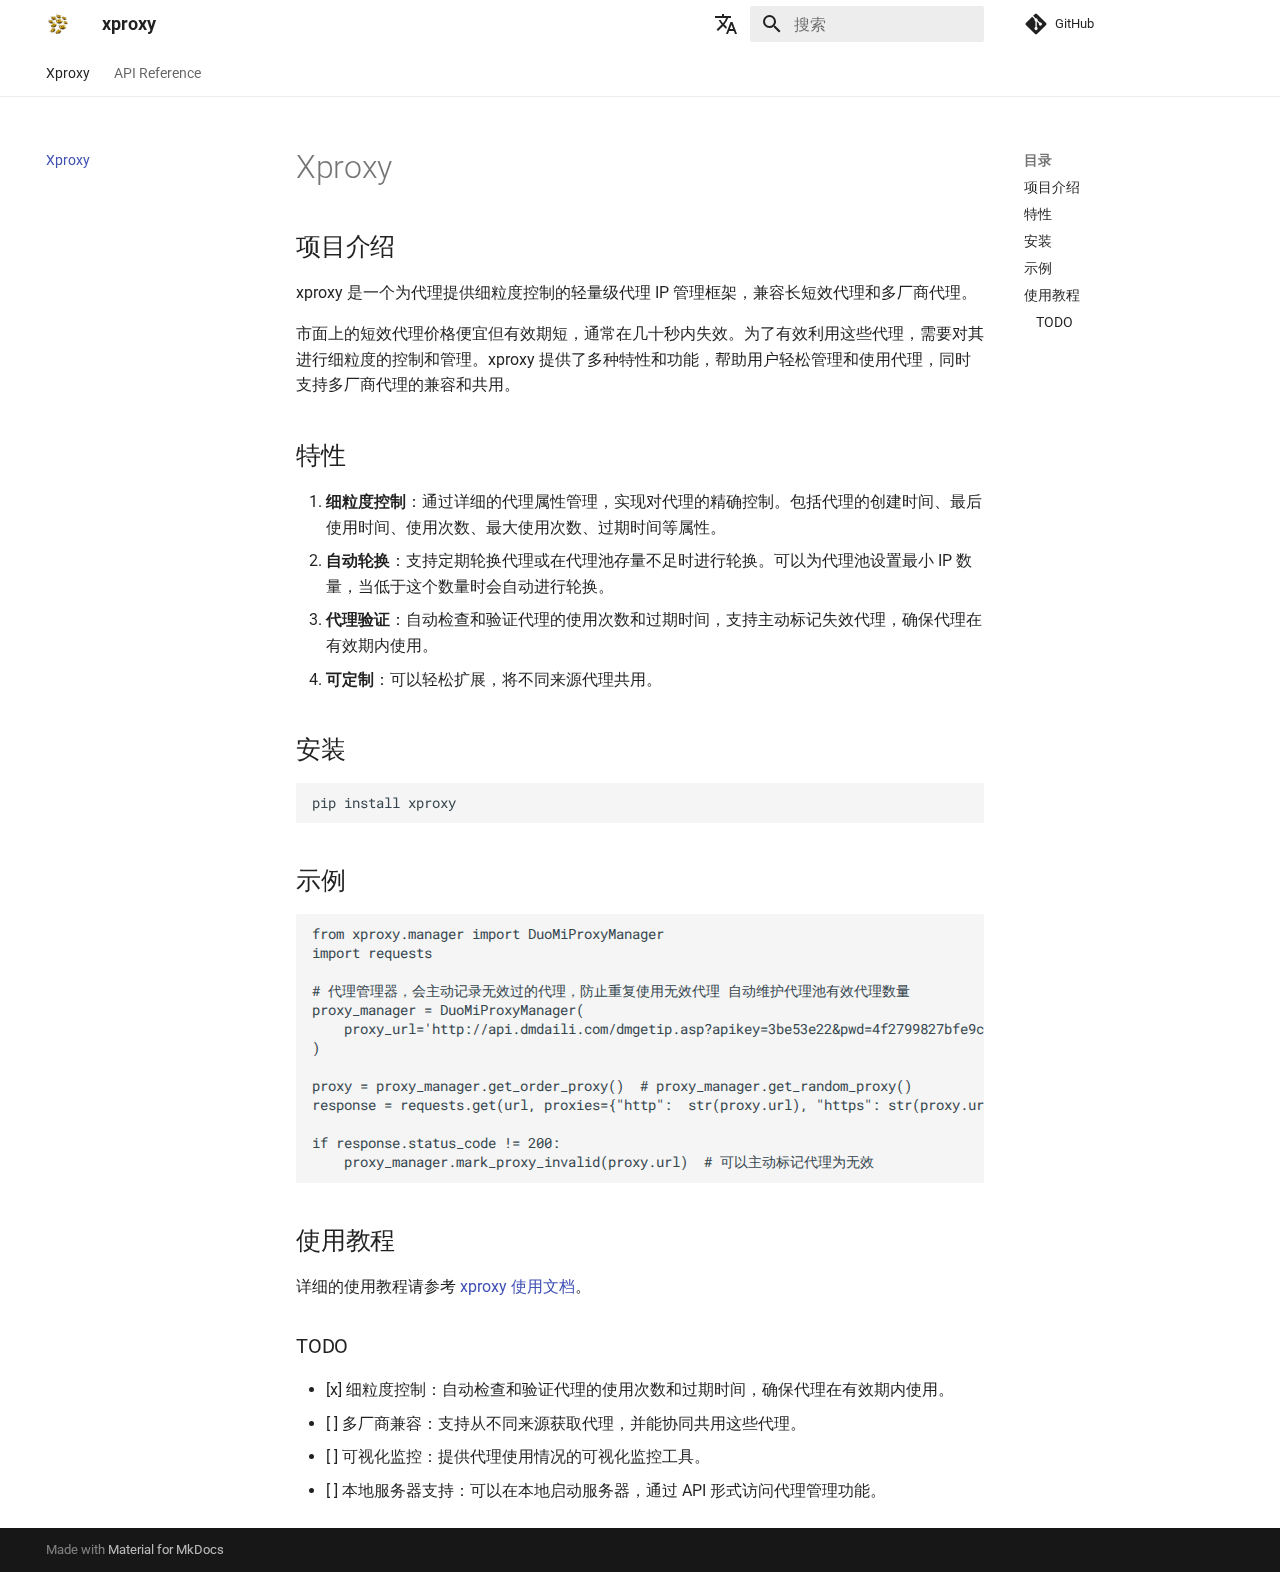
<file: zh/index.html>
<!doctype html>
<html lang="zh" class="no-js">
  <head>
    
      <meta charset="utf-8">
      <meta name="viewport" content="width=device-width,initial-scale=1">
      
      
      
        <link rel="canonical" href="https://nmhjklnm.github.io/xproxy/zh/">
      
      
        <link rel="prev" href="%20API%20Reference/DuoMi/">
      
      
      
      <link rel="icon" href="../assets/images/favicon.png">
      <meta name="generator" content="mkdocs-1.6.1, mkdocs-material-9.5.42">
    
    
      
        <title>Xproxy - xproxy</title>
      
    
    
      <link rel="stylesheet" href="../assets/stylesheets/main.0253249f.min.css">
      
        
        <link rel="stylesheet" href="../assets/stylesheets/palette.06af60db.min.css">
      
      


    
    
      
    
    
      
        
        
        <link rel="preconnect" href="https://fonts.gstatic.com" crossorigin>
        <link rel="stylesheet" href="https://fonts.googleapis.com/css?family=Roboto:300,300i,400,400i,700,700i%7CRoboto+Mono:400,400i,700,700i&display=fallback">
        <style>:root{--md-text-font:"Roboto";--md-code-font:"Roboto Mono"}</style>
      
    
    
      <link rel="stylesheet" href="../assets/_mkdocstrings.css">
    
      <link rel="stylesheet" href="../assets/_mkdocstrings.css">
    
    <script>__md_scope=new URL("..",location),__md_hash=e=>[...e].reduce(((e,_)=>(e<<5)-e+_.charCodeAt(0)),0),__md_get=(e,_=localStorage,t=__md_scope)=>JSON.parse(_.getItem(t.pathname+"."+e)),__md_set=(e,_,t=localStorage,a=__md_scope)=>{try{t.setItem(a.pathname+"."+e,JSON.stringify(_))}catch(e){}}</script>
    
      

    
    
    
  </head>
  
  
    
    
    
    
    
    <body dir="ltr" data-md-color-scheme="default" data-md-color-primary="white" data-md-color-accent="blue">
  
    
    <input class="md-toggle" data-md-toggle="drawer" type="checkbox" id="__drawer" autocomplete="off">
    <input class="md-toggle" data-md-toggle="search" type="checkbox" id="__search" autocomplete="off">
    <label class="md-overlay" for="__drawer"></label>
    <div data-md-component="skip">
      
        
        <a href="#xproxy" class="md-skip">
          跳转至
        </a>
      
    </div>
    <div data-md-component="announce">
      
    </div>
    
    
      

<header class="md-header" data-md-component="header">
  <nav class="md-header__inner md-grid" aria-label="页眉">
    <a href="https://xproxy.nextmind.space/" title="xproxy" class="md-header__button md-logo" aria-label="xproxy" data-md-component="logo">
      
  <img src="../asset/logo.png" alt="logo">

    </a>
    <label class="md-header__button md-icon" for="__drawer">
      
      <svg xmlns="http://www.w3.org/2000/svg" viewBox="0 0 24 24"><path d="M3 6h18v2H3zm0 5h18v2H3zm0 5h18v2H3z"/></svg>
    </label>
    <div class="md-header__title" data-md-component="header-title">
      <div class="md-header__ellipsis">
        <div class="md-header__topic">
          <span class="md-ellipsis">
            xproxy
          </span>
        </div>
        <div class="md-header__topic" data-md-component="header-topic">
          <span class="md-ellipsis">
            
              Xproxy
            
          </span>
        </div>
      </div>
    </div>
    
      
    
    
    
      <div class="md-header__option">
  <div class="md-select">
    
    <button class="md-header__button md-icon" aria-label="选择当前语言">
      <svg xmlns="http://www.w3.org/2000/svg" viewBox="0 0 24 24"><path d="m12.87 15.07-2.54-2.51.03-.03A17.5 17.5 0 0 0 14.07 6H17V4h-7V2H8v2H1v2h11.17C11.5 7.92 10.44 9.75 9 11.35 8.07 10.32 7.3 9.19 6.69 8h-2c.73 1.63 1.73 3.17 2.98 4.56l-5.09 5.02L4 19l5-5 3.11 3.11zM18.5 10h-2L12 22h2l1.12-3h4.75L21 22h2zm-2.62 7 1.62-4.33L19.12 17z"/></svg>
    </button>
    <div class="md-select__inner">
      <ul class="md-select__list">
        
          <li class="md-select__item">
            <a href="/xproxy/" hreflang="en" class="md-select__link">
              English
            </a>
          </li>
        
          <li class="md-select__item">
            <a href="/xproxy/zh/" hreflang="zh" class="md-select__link">
              简体中文
            </a>
          </li>
        
      </ul>
    </div>
  </div>
</div>
    
    
      <label class="md-header__button md-icon" for="__search">
        
        <svg xmlns="http://www.w3.org/2000/svg" viewBox="0 0 24 24"><path d="M9.5 3A6.5 6.5 0 0 1 16 9.5c0 1.61-.59 3.09-1.56 4.23l.27.27h.79l5 5-1.5 1.5-5-5v-.79l-.27-.27A6.52 6.52 0 0 1 9.5 16 6.5 6.5 0 0 1 3 9.5 6.5 6.5 0 0 1 9.5 3m0 2C7 5 5 7 5 9.5S7 14 9.5 14 14 12 14 9.5 12 5 9.5 5"/></svg>
      </label>
      <div class="md-search" data-md-component="search" role="dialog">
  <label class="md-search__overlay" for="__search"></label>
  <div class="md-search__inner" role="search">
    <form class="md-search__form" name="search">
      <input type="text" class="md-search__input" name="query" aria-label="搜索" placeholder="搜索" autocapitalize="off" autocorrect="off" autocomplete="off" spellcheck="false" data-md-component="search-query" required>
      <label class="md-search__icon md-icon" for="__search">
        
        <svg xmlns="http://www.w3.org/2000/svg" viewBox="0 0 24 24"><path d="M9.5 3A6.5 6.5 0 0 1 16 9.5c0 1.61-.59 3.09-1.56 4.23l.27.27h.79l5 5-1.5 1.5-5-5v-.79l-.27-.27A6.52 6.52 0 0 1 9.5 16 6.5 6.5 0 0 1 3 9.5 6.5 6.5 0 0 1 9.5 3m0 2C7 5 5 7 5 9.5S7 14 9.5 14 14 12 14 9.5 12 5 9.5 5"/></svg>
        
        <svg xmlns="http://www.w3.org/2000/svg" viewBox="0 0 24 24"><path d="M20 11v2H8l5.5 5.5-1.42 1.42L4.16 12l7.92-7.92L13.5 5.5 8 11z"/></svg>
      </label>
      <nav class="md-search__options" aria-label="查找">
        
        <button type="reset" class="md-search__icon md-icon" title="清空当前内容" aria-label="清空当前内容" tabindex="-1">
          
          <svg xmlns="http://www.w3.org/2000/svg" viewBox="0 0 24 24"><path d="M19 6.41 17.59 5 12 10.59 6.41 5 5 6.41 10.59 12 5 17.59 6.41 19 12 13.41 17.59 19 19 17.59 13.41 12z"/></svg>
        </button>
      </nav>
      
    </form>
    <div class="md-search__output">
      <div class="md-search__scrollwrap" tabindex="0" data-md-scrollfix>
        <div class="md-search-result" data-md-component="search-result">
          <div class="md-search-result__meta">
            正在初始化搜索引擎
          </div>
          <ol class="md-search-result__list" role="presentation"></ol>
        </div>
      </div>
    </div>
  </div>
</div>
    
    
      <div class="md-header__source">
        <a href="https://github.com/nmhjklnm/xproxy" title="前往仓库" class="md-source" data-md-component="source">
  <div class="md-source__icon md-icon">
    
    <svg xmlns="http://www.w3.org/2000/svg" viewBox="0 0 448 512"><!--! Font Awesome Free 6.6.0 by @fontawesome - https://fontawesome.com License - https://fontawesome.com/license/free (Icons: CC BY 4.0, Fonts: SIL OFL 1.1, Code: MIT License) Copyright 2024 Fonticons, Inc.--><path d="M439.55 236.05 244 40.45a28.87 28.87 0 0 0-40.81 0l-40.66 40.63 51.52 51.52c27.06-9.14 52.68 16.77 43.39 43.68l49.66 49.66c34.23-11.8 61.18 31 35.47 56.69-26.49 26.49-70.21-2.87-56-37.34L240.22 199v121.85c25.3 12.54 22.26 41.85 9.08 55a34.34 34.34 0 0 1-48.55 0c-17.57-17.6-11.07-46.91 11.25-56v-123c-20.8-8.51-24.6-30.74-18.64-45L142.57 101 8.45 235.14a28.86 28.86 0 0 0 0 40.81l195.61 195.6a28.86 28.86 0 0 0 40.8 0l194.69-194.69a28.86 28.86 0 0 0 0-40.81"/></svg>
  </div>
  <div class="md-source__repository">
    GitHub
  </div>
</a>
      </div>
    
  </nav>
  
</header>
    
    <div class="md-container" data-md-component="container">
      
      
        
          
            
<nav class="md-tabs" aria-label="标签" data-md-component="tabs">
  <div class="md-grid">
    <ul class="md-tabs__list">
      
        
  
  
    
  
  
    <li class="md-tabs__item md-tabs__item--active">
      <a href="./" class="md-tabs__link">
        
  
    
  
  Xproxy

      </a>
    </li>
  

      
        
  
  
  
    
    
      <li class="md-tabs__item">
        <a href="%20API%20Reference/" class="md-tabs__link">
          
  
   API Reference

        </a>
      </li>
    
  

      
    </ul>
  </div>
</nav>
          
        
      
      <main class="md-main" data-md-component="main">
        <div class="md-main__inner md-grid">
          
            
              
              <div class="md-sidebar md-sidebar--primary" data-md-component="sidebar" data-md-type="navigation" >
                <div class="md-sidebar__scrollwrap">
                  <div class="md-sidebar__inner">
                    


  


<nav class="md-nav md-nav--primary md-nav--lifted" aria-label="导航栏" data-md-level="0">
  <label class="md-nav__title" for="__drawer">
    <a href="https://xproxy.nextmind.space/" title="xproxy" class="md-nav__button md-logo" aria-label="xproxy" data-md-component="logo">
      
  <img src="../asset/logo.png" alt="logo">

    </a>
    xproxy
  </label>
  
    <div class="md-nav__source">
      <a href="https://github.com/nmhjklnm/xproxy" title="前往仓库" class="md-source" data-md-component="source">
  <div class="md-source__icon md-icon">
    
    <svg xmlns="http://www.w3.org/2000/svg" viewBox="0 0 448 512"><!--! Font Awesome Free 6.6.0 by @fontawesome - https://fontawesome.com License - https://fontawesome.com/license/free (Icons: CC BY 4.0, Fonts: SIL OFL 1.1, Code: MIT License) Copyright 2024 Fonticons, Inc.--><path d="M439.55 236.05 244 40.45a28.87 28.87 0 0 0-40.81 0l-40.66 40.63 51.52 51.52c27.06-9.14 52.68 16.77 43.39 43.68l49.66 49.66c34.23-11.8 61.18 31 35.47 56.69-26.49 26.49-70.21-2.87-56-37.34L240.22 199v121.85c25.3 12.54 22.26 41.85 9.08 55a34.34 34.34 0 0 1-48.55 0c-17.57-17.6-11.07-46.91 11.25-56v-123c-20.8-8.51-24.6-30.74-18.64-45L142.57 101 8.45 235.14a28.86 28.86 0 0 0 0 40.81l195.61 195.6a28.86 28.86 0 0 0 40.8 0l194.69-194.69a28.86 28.86 0 0 0 0-40.81"/></svg>
  </div>
  <div class="md-source__repository">
    GitHub
  </div>
</a>
    </div>
  
  <ul class="md-nav__list" data-md-scrollfix>
    
      
      
  
  
    
  
  
  
    <li class="md-nav__item md-nav__item--active">
      
      <input class="md-nav__toggle md-toggle" type="checkbox" id="__toc">
      
      
        
      
      
        <label class="md-nav__link md-nav__link--active" for="__toc">
          
  
  <span class="md-ellipsis">
    Xproxy
  </span>
  

          <span class="md-nav__icon md-icon"></span>
        </label>
      
      <a href="./" class="md-nav__link md-nav__link--active">
        
  
  <span class="md-ellipsis">
    Xproxy
  </span>
  

      </a>
      
        

<nav class="md-nav md-nav--secondary" aria-label="目录">
  
  
  
    
  
  
    <label class="md-nav__title" for="__toc">
      <span class="md-nav__icon md-icon"></span>
      目录
    </label>
    <ul class="md-nav__list" data-md-component="toc" data-md-scrollfix>
      
        <li class="md-nav__item">
  <a href="#_1" class="md-nav__link">
    <span class="md-ellipsis">
      项目介绍
    </span>
  </a>
  
</li>
      
        <li class="md-nav__item">
  <a href="#_2" class="md-nav__link">
    <span class="md-ellipsis">
      特性
    </span>
  </a>
  
</li>
      
        <li class="md-nav__item">
  <a href="#_3" class="md-nav__link">
    <span class="md-ellipsis">
      安装
    </span>
  </a>
  
</li>
      
        <li class="md-nav__item">
  <a href="#_4" class="md-nav__link">
    <span class="md-ellipsis">
      示例
    </span>
  </a>
  
</li>
      
        <li class="md-nav__item">
  <a href="#_5" class="md-nav__link">
    <span class="md-ellipsis">
      使用教程
    </span>
  </a>
  
    <nav class="md-nav" aria-label="使用教程">
      <ul class="md-nav__list">
        
          <li class="md-nav__item">
  <a href="#todo" class="md-nav__link">
    <span class="md-ellipsis">
      TODO
    </span>
  </a>
  
</li>
        
      </ul>
    </nav>
  
</li>
      
    </ul>
  
</nav>
      
    </li>
  

    
      
      
  
  
  
  
    
    
    
      
      
    
    
    <li class="md-nav__item md-nav__item--nested">
      
        
        
        <input class="md-nav__toggle md-toggle " type="checkbox" id="__nav_2" >
        
          
          <label class="md-nav__link" for="__nav_2" id="__nav_2_label" tabindex="0">
            
  
  <span class="md-ellipsis">
     API Reference
  </span>
  

            <span class="md-nav__icon md-icon"></span>
          </label>
        
        <nav class="md-nav" data-md-level="1" aria-labelledby="__nav_2_label" aria-expanded="false">
          <label class="md-nav__title" for="__nav_2">
            <span class="md-nav__icon md-icon"></span>
             API Reference
          </label>
          <ul class="md-nav__list" data-md-scrollfix>
            
              
                
  
  
  
  
    <li class="md-nav__item">
      <a href="%20API%20Reference/" class="md-nav__link">
        
  
  <span class="md-ellipsis">
    API Reference
  </span>
  

      </a>
    </li>
  

              
            
              
                
  
  
  
  
    <li class="md-nav__item">
      <a href="%20API%20Reference/DuoMi/" class="md-nav__link">
        
  
  <span class="md-ellipsis">
    DuoMi
  </span>
  

      </a>
    </li>
  

              
            
          </ul>
        </nav>
      
    </li>
  

    
  </ul>
</nav>
                  </div>
                </div>
              </div>
            
            
              
              <div class="md-sidebar md-sidebar--secondary" data-md-component="sidebar" data-md-type="toc" >
                <div class="md-sidebar__scrollwrap">
                  <div class="md-sidebar__inner">
                    

<nav class="md-nav md-nav--secondary" aria-label="目录">
  
  
  
    
  
  
    <label class="md-nav__title" for="__toc">
      <span class="md-nav__icon md-icon"></span>
      目录
    </label>
    <ul class="md-nav__list" data-md-component="toc" data-md-scrollfix>
      
        <li class="md-nav__item">
  <a href="#_1" class="md-nav__link">
    <span class="md-ellipsis">
      项目介绍
    </span>
  </a>
  
</li>
      
        <li class="md-nav__item">
  <a href="#_2" class="md-nav__link">
    <span class="md-ellipsis">
      特性
    </span>
  </a>
  
</li>
      
        <li class="md-nav__item">
  <a href="#_3" class="md-nav__link">
    <span class="md-ellipsis">
      安装
    </span>
  </a>
  
</li>
      
        <li class="md-nav__item">
  <a href="#_4" class="md-nav__link">
    <span class="md-ellipsis">
      示例
    </span>
  </a>
  
</li>
      
        <li class="md-nav__item">
  <a href="#_5" class="md-nav__link">
    <span class="md-ellipsis">
      使用教程
    </span>
  </a>
  
    <nav class="md-nav" aria-label="使用教程">
      <ul class="md-nav__list">
        
          <li class="md-nav__item">
  <a href="#todo" class="md-nav__link">
    <span class="md-ellipsis">
      TODO
    </span>
  </a>
  
</li>
        
      </ul>
    </nav>
  
</li>
      
    </ul>
  
</nav>
                  </div>
                </div>
              </div>
            
          
          
            <div class="md-content" data-md-component="content">
              <article class="md-content__inner md-typeset">
                
                  

  
  


<h1 id="xproxy">Xproxy</h1>
<h2 id="_1">项目介绍</h2>
<p>xproxy 是一个为代理提供细粒度控制的轻量级代理 IP 管理框架，兼容长短效代理和多厂商代理。</p>
<p>市面上的短效代理价格便宜但有效期短，通常在几十秒内失效。为了有效利用这些代理，需要对其进行细粒度的控制和管理。xproxy 提供了多种特性和功能，帮助用户轻松管理和使用代理，同时支持多厂商代理的兼容和共用。</p>
<h2 id="_2">特性</h2>
<ol>
<li><strong>细粒度控制</strong>：通过详细的代理属性管理，实现对代理的精确控制。包括代理的创建时间、最后使用时间、使用次数、最大使用次数、过期时间等属性。</li>
<li><strong>自动轮换</strong>：支持定期轮换代理或在代理池存量不足时进行轮换。可以为代理池设置最小 IP 数量，当低于这个数量时会自动进行轮换。</li>
<li><strong>代理验证</strong>：自动检查和验证代理的使用次数和过期时间，支持主动标记失效代理，确保代理在有效期内使用。</li>
<li><strong>可定制</strong>：可以轻松扩展，将不同来源代理共用。</li>
</ol>
<h2 id="_3">安装</h2>
<pre><code class="language-bash">pip install xproxy
</code></pre>
<h2 id="_4">示例</h2>
<pre><code class="language-python">from xproxy.manager import DuoMiProxyManager
import requests

# 代理管理器，会主动记录无效过的代理，防止重复使用无效代理 自动维护代理池有效代理数量
proxy_manager = DuoMiProxyManager(
    proxy_url='http://api.dmdaili.com/dmgetip.asp?apikey=3be53e22&amp;pwd=4f2799827bfe9c6f0e2a64749cf5f3f6&amp;getnum=50&amp;httptype=1&amp;geshi=2&amp;fenge=1&amp;fengefu=&amp;operate=all',
)

proxy = proxy_manager.get_order_proxy()  # proxy_manager.get_random_proxy()
response = requests.get(url, proxies={&quot;http&quot;:  str(proxy.url), &quot;https&quot;: str(proxy.url)})

if response.status_code != 200:
    proxy_manager.mark_proxy_invalid(proxy.url)  # 可以主动标记代理为无效
</code></pre>
<h2 id="_5">使用教程</h2>
<p>详细的使用教程请参考 <a href="https://xproxy.readthedocs.io">xproxy 使用文档</a>。</p>
<h3 id="todo">TODO</h3>
<ul>
<li>[x] 细粒度控制：自动检查和验证代理的使用次数和过期时间，确保代理在有效期内使用。</li>
<li>[ ] 多厂商兼容：支持从不同来源获取代理，并能协同共用这些代理。</li>
<li>[ ] 可视化监控：提供代理使用情况的可视化监控工具。</li>
<li>[ ] 本地服务器支持：可以在本地启动服务器，通过 API 形式访问代理管理功能。</li>
</ul>












                
              </article>
            </div>
          
          
<script>var target=document.getElementById(location.hash.slice(1));target&&target.name&&(target.checked=target.name.startsWith("__tabbed_"))</script>
        </div>
        
      </main>
      
        <footer class="md-footer">
  
  <div class="md-footer-meta md-typeset">
    <div class="md-footer-meta__inner md-grid">
      <div class="md-copyright">
  
  
    Made with
    <a href="https://squidfunk.github.io/mkdocs-material/" target="_blank" rel="noopener">
      Material for MkDocs
    </a>
  
</div>
      
    </div>
  </div>
</footer>
      
    </div>
    <div class="md-dialog" data-md-component="dialog">
      <div class="md-dialog__inner md-typeset"></div>
    </div>
    
    
    <script id="__config" type="application/json">{"base": "..", "features": ["navigation.tabs"], "search": "../assets/javascripts/workers/search.6ce7567c.min.js", "translations": {"clipboard.copied": "\u5df2\u590d\u5236", "clipboard.copy": "\u590d\u5236", "search.result.more.one": "\u5728\u8be5\u9875\u4e0a\u8fd8\u6709 1 \u4e2a\u7b26\u5408\u6761\u4ef6\u7684\u7ed3\u679c", "search.result.more.other": "\u5728\u8be5\u9875\u4e0a\u8fd8\u6709 # \u4e2a\u7b26\u5408\u6761\u4ef6\u7684\u7ed3\u679c", "search.result.none": "\u6ca1\u6709\u627e\u5230\u7b26\u5408\u6761\u4ef6\u7684\u7ed3\u679c", "search.result.one": "\u627e\u5230 1 \u4e2a\u7b26\u5408\u6761\u4ef6\u7684\u7ed3\u679c", "search.result.other": "# \u4e2a\u7b26\u5408\u6761\u4ef6\u7684\u7ed3\u679c", "search.result.placeholder": "\u952e\u5165\u4ee5\u5f00\u59cb\u641c\u7d22", "search.result.term.missing": "\u7f3a\u5c11", "select.version": "\u9009\u62e9\u5f53\u524d\u7248\u672c"}}</script>
    
    
      <script src="../assets/javascripts/bundle.83f73b43.min.js"></script>
      
    
  </body>
</html>
</file>
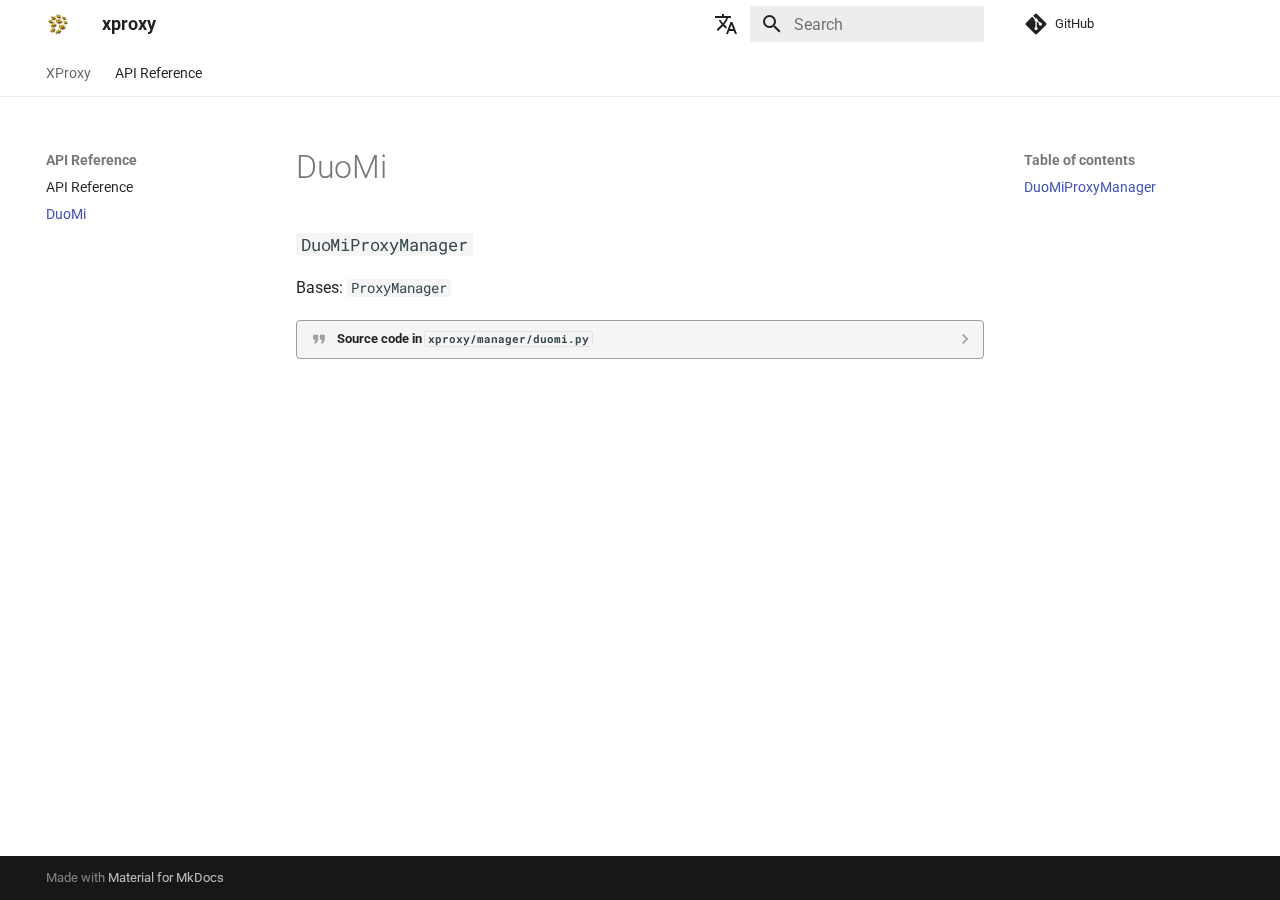
<file:  API Reference/DuoMi/index.html>
<!doctype html>
<html lang="en" class="no-js">
  <head>
    
      <meta charset="utf-8">
      <meta name="viewport" content="width=device-width,initial-scale=1">
      
      
      
        <link rel="canonical" href="https://nmhjklnm.github.io/xproxy/%20API%20Reference/DuoMi/">
      
      
        <link rel="prev" href="../">
      
      
      
      <link rel="icon" href="../../assets/images/favicon.png">
      <meta name="generator" content="mkdocs-1.6.1, mkdocs-material-9.5.42">
    
    
      
        <title>DuoMi - xproxy</title>
      
    
    
      <link rel="stylesheet" href="../../assets/stylesheets/main.0253249f.min.css">
      
        
        <link rel="stylesheet" href="../../assets/stylesheets/palette.06af60db.min.css">
      
      


    
    
      
    
    
      
        
        
        <link rel="preconnect" href="https://fonts.gstatic.com" crossorigin>
        <link rel="stylesheet" href="https://fonts.googleapis.com/css?family=Roboto:300,300i,400,400i,700,700i%7CRoboto+Mono:400,400i,700,700i&display=fallback">
        <style>:root{--md-text-font:"Roboto";--md-code-font:"Roboto Mono"}</style>
      
    
    
      <link rel="stylesheet" href="../../assets/_mkdocstrings.css">
    
    <script>__md_scope=new URL("../..",location),__md_hash=e=>[...e].reduce(((e,_)=>(e<<5)-e+_.charCodeAt(0)),0),__md_get=(e,_=localStorage,t=__md_scope)=>JSON.parse(_.getItem(t.pathname+"."+e)),__md_set=(e,_,t=localStorage,a=__md_scope)=>{try{t.setItem(a.pathname+"."+e,JSON.stringify(_))}catch(e){}}</script>
    
      

    
    
    
  </head>
  
  
    
    
    
    
    
    <body dir="ltr" data-md-color-scheme="default" data-md-color-primary="white" data-md-color-accent="blue">
  
    
    <input class="md-toggle" data-md-toggle="drawer" type="checkbox" id="__drawer" autocomplete="off">
    <input class="md-toggle" data-md-toggle="search" type="checkbox" id="__search" autocomplete="off">
    <label class="md-overlay" for="__drawer"></label>
    <div data-md-component="skip">
      
        
        <a href="#duomi" class="md-skip">
          Skip to content
        </a>
      
    </div>
    <div data-md-component="announce">
      
    </div>
    
    
      

<header class="md-header" data-md-component="header">
  <nav class="md-header__inner md-grid" aria-label="Header">
    <a href="https://xproxy.nextmind.space/" title="xproxy" class="md-header__button md-logo" aria-label="xproxy" data-md-component="logo">
      
  <img src="../../asset/logo.png" alt="logo">

    </a>
    <label class="md-header__button md-icon" for="__drawer">
      
      <svg xmlns="http://www.w3.org/2000/svg" viewBox="0 0 24 24"><path d="M3 6h18v2H3zm0 5h18v2H3zm0 5h18v2H3z"/></svg>
    </label>
    <div class="md-header__title" data-md-component="header-title">
      <div class="md-header__ellipsis">
        <div class="md-header__topic">
          <span class="md-ellipsis">
            xproxy
          </span>
        </div>
        <div class="md-header__topic" data-md-component="header-topic">
          <span class="md-ellipsis">
            
              DuoMi
            
          </span>
        </div>
      </div>
    </div>
    
      
    
    
    
      <div class="md-header__option">
  <div class="md-select">
    
    <button class="md-header__button md-icon" aria-label="Select language">
      <svg xmlns="http://www.w3.org/2000/svg" viewBox="0 0 24 24"><path d="m12.87 15.07-2.54-2.51.03-.03A17.5 17.5 0 0 0 14.07 6H17V4h-7V2H8v2H1v2h11.17C11.5 7.92 10.44 9.75 9 11.35 8.07 10.32 7.3 9.19 6.69 8h-2c.73 1.63 1.73 3.17 2.98 4.56l-5.09 5.02L4 19l5-5 3.11 3.11zM18.5 10h-2L12 22h2l1.12-3h4.75L21 22h2zm-2.62 7 1.62-4.33L19.12 17z"/></svg>
    </button>
    <div class="md-select__inner">
      <ul class="md-select__list">
        
          <li class="md-select__item">
            <a href="./" hreflang="en" class="md-select__link">
              English
            </a>
          </li>
        
          <li class="md-select__item">
            <a href="../../zh/%20API%20Reference/DuoMi/" hreflang="zh" class="md-select__link">
              简体中文
            </a>
          </li>
        
      </ul>
    </div>
  </div>
</div>
    
    
      <label class="md-header__button md-icon" for="__search">
        
        <svg xmlns="http://www.w3.org/2000/svg" viewBox="0 0 24 24"><path d="M9.5 3A6.5 6.5 0 0 1 16 9.5c0 1.61-.59 3.09-1.56 4.23l.27.27h.79l5 5-1.5 1.5-5-5v-.79l-.27-.27A6.52 6.52 0 0 1 9.5 16 6.5 6.5 0 0 1 3 9.5 6.5 6.5 0 0 1 9.5 3m0 2C7 5 5 7 5 9.5S7 14 9.5 14 14 12 14 9.5 12 5 9.5 5"/></svg>
      </label>
      <div class="md-search" data-md-component="search" role="dialog">
  <label class="md-search__overlay" for="__search"></label>
  <div class="md-search__inner" role="search">
    <form class="md-search__form" name="search">
      <input type="text" class="md-search__input" name="query" aria-label="Search" placeholder="Search" autocapitalize="off" autocorrect="off" autocomplete="off" spellcheck="false" data-md-component="search-query" required>
      <label class="md-search__icon md-icon" for="__search">
        
        <svg xmlns="http://www.w3.org/2000/svg" viewBox="0 0 24 24"><path d="M9.5 3A6.5 6.5 0 0 1 16 9.5c0 1.61-.59 3.09-1.56 4.23l.27.27h.79l5 5-1.5 1.5-5-5v-.79l-.27-.27A6.52 6.52 0 0 1 9.5 16 6.5 6.5 0 0 1 3 9.5 6.5 6.5 0 0 1 9.5 3m0 2C7 5 5 7 5 9.5S7 14 9.5 14 14 12 14 9.5 12 5 9.5 5"/></svg>
        
        <svg xmlns="http://www.w3.org/2000/svg" viewBox="0 0 24 24"><path d="M20 11v2H8l5.5 5.5-1.42 1.42L4.16 12l7.92-7.92L13.5 5.5 8 11z"/></svg>
      </label>
      <nav class="md-search__options" aria-label="Search">
        
        <button type="reset" class="md-search__icon md-icon" title="Clear" aria-label="Clear" tabindex="-1">
          
          <svg xmlns="http://www.w3.org/2000/svg" viewBox="0 0 24 24"><path d="M19 6.41 17.59 5 12 10.59 6.41 5 5 6.41 10.59 12 5 17.59 6.41 19 12 13.41 17.59 19 19 17.59 13.41 12z"/></svg>
        </button>
      </nav>
      
    </form>
    <div class="md-search__output">
      <div class="md-search__scrollwrap" tabindex="0" data-md-scrollfix>
        <div class="md-search-result" data-md-component="search-result">
          <div class="md-search-result__meta">
            Initializing search
          </div>
          <ol class="md-search-result__list" role="presentation"></ol>
        </div>
      </div>
    </div>
  </div>
</div>
    
    
      <div class="md-header__source">
        <a href="https://github.com/nmhjklnm/xproxy" title="Go to repository" class="md-source" data-md-component="source">
  <div class="md-source__icon md-icon">
    
    <svg xmlns="http://www.w3.org/2000/svg" viewBox="0 0 448 512"><!--! Font Awesome Free 6.6.0 by @fontawesome - https://fontawesome.com License - https://fontawesome.com/license/free (Icons: CC BY 4.0, Fonts: SIL OFL 1.1, Code: MIT License) Copyright 2024 Fonticons, Inc.--><path d="M439.55 236.05 244 40.45a28.87 28.87 0 0 0-40.81 0l-40.66 40.63 51.52 51.52c27.06-9.14 52.68 16.77 43.39 43.68l49.66 49.66c34.23-11.8 61.18 31 35.47 56.69-26.49 26.49-70.21-2.87-56-37.34L240.22 199v121.85c25.3 12.54 22.26 41.85 9.08 55a34.34 34.34 0 0 1-48.55 0c-17.57-17.6-11.07-46.91 11.25-56v-123c-20.8-8.51-24.6-30.74-18.64-45L142.57 101 8.45 235.14a28.86 28.86 0 0 0 0 40.81l195.61 195.6a28.86 28.86 0 0 0 40.8 0l194.69-194.69a28.86 28.86 0 0 0 0-40.81"/></svg>
  </div>
  <div class="md-source__repository">
    GitHub
  </div>
</a>
      </div>
    
  </nav>
  
</header>
    
    <div class="md-container" data-md-component="container">
      
      
        
          
            
<nav class="md-tabs" aria-label="Tabs" data-md-component="tabs">
  <div class="md-grid">
    <ul class="md-tabs__list">
      
        
  
  
  
    <li class="md-tabs__item">
      <a href="../.." class="md-tabs__link">
        
  
    
  
  XProxy

      </a>
    </li>
  

      
        
  
  
    
  
  
    
    
      <li class="md-tabs__item md-tabs__item--active">
        <a href="../" class="md-tabs__link">
          
  
   API Reference

        </a>
      </li>
    
  

      
    </ul>
  </div>
</nav>
          
        
      
      <main class="md-main" data-md-component="main">
        <div class="md-main__inner md-grid">
          
            
              
              <div class="md-sidebar md-sidebar--primary" data-md-component="sidebar" data-md-type="navigation" >
                <div class="md-sidebar__scrollwrap">
                  <div class="md-sidebar__inner">
                    


  


<nav class="md-nav md-nav--primary md-nav--lifted" aria-label="Navigation" data-md-level="0">
  <label class="md-nav__title" for="__drawer">
    <a href="https://xproxy.nextmind.space/" title="xproxy" class="md-nav__button md-logo" aria-label="xproxy" data-md-component="logo">
      
  <img src="../../asset/logo.png" alt="logo">

    </a>
    xproxy
  </label>
  
    <div class="md-nav__source">
      <a href="https://github.com/nmhjklnm/xproxy" title="Go to repository" class="md-source" data-md-component="source">
  <div class="md-source__icon md-icon">
    
    <svg xmlns="http://www.w3.org/2000/svg" viewBox="0 0 448 512"><!--! Font Awesome Free 6.6.0 by @fontawesome - https://fontawesome.com License - https://fontawesome.com/license/free (Icons: CC BY 4.0, Fonts: SIL OFL 1.1, Code: MIT License) Copyright 2024 Fonticons, Inc.--><path d="M439.55 236.05 244 40.45a28.87 28.87 0 0 0-40.81 0l-40.66 40.63 51.52 51.52c27.06-9.14 52.68 16.77 43.39 43.68l49.66 49.66c34.23-11.8 61.18 31 35.47 56.69-26.49 26.49-70.21-2.87-56-37.34L240.22 199v121.85c25.3 12.54 22.26 41.85 9.08 55a34.34 34.34 0 0 1-48.55 0c-17.57-17.6-11.07-46.91 11.25-56v-123c-20.8-8.51-24.6-30.74-18.64-45L142.57 101 8.45 235.14a28.86 28.86 0 0 0 0 40.81l195.61 195.6a28.86 28.86 0 0 0 40.8 0l194.69-194.69a28.86 28.86 0 0 0 0-40.81"/></svg>
  </div>
  <div class="md-source__repository">
    GitHub
  </div>
</a>
    </div>
  
  <ul class="md-nav__list" data-md-scrollfix>
    
      
      
  
  
  
  
    <li class="md-nav__item">
      <a href="../.." class="md-nav__link">
        
  
  <span class="md-ellipsis">
    XProxy
  </span>
  

      </a>
    </li>
  

    
      
      
  
  
    
  
  
  
    
    
    
      
        
        
      
      
    
    
    <li class="md-nav__item md-nav__item--active md-nav__item--section md-nav__item--nested">
      
        
        
        <input class="md-nav__toggle md-toggle " type="checkbox" id="__nav_2" checked>
        
          
          <label class="md-nav__link" for="__nav_2" id="__nav_2_label" tabindex="">
            
  
  <span class="md-ellipsis">
     API Reference
  </span>
  

            <span class="md-nav__icon md-icon"></span>
          </label>
        
        <nav class="md-nav" data-md-level="1" aria-labelledby="__nav_2_label" aria-expanded="true">
          <label class="md-nav__title" for="__nav_2">
            <span class="md-nav__icon md-icon"></span>
             API Reference
          </label>
          <ul class="md-nav__list" data-md-scrollfix>
            
              
                
  
  
  
  
    <li class="md-nav__item">
      <a href="../" class="md-nav__link">
        
  
  <span class="md-ellipsis">
    API Reference
  </span>
  

      </a>
    </li>
  

              
            
              
                
  
  
    
  
  
  
    <li class="md-nav__item md-nav__item--active">
      
      <input class="md-nav__toggle md-toggle" type="checkbox" id="__toc">
      
      
        
      
      
        <label class="md-nav__link md-nav__link--active" for="__toc">
          
  
  <span class="md-ellipsis">
    DuoMi
  </span>
  

          <span class="md-nav__icon md-icon"></span>
        </label>
      
      <a href="./" class="md-nav__link md-nav__link--active">
        
  
  <span class="md-ellipsis">
    DuoMi
  </span>
  

      </a>
      
        

<nav class="md-nav md-nav--secondary" aria-label="Table of contents">
  
  
  
    
  
  
    <label class="md-nav__title" for="__toc">
      <span class="md-nav__icon md-icon"></span>
      Table of contents
    </label>
    <ul class="md-nav__list" data-md-component="toc" data-md-scrollfix>
      
        <li class="md-nav__item">
  <a href="#xproxy.manager.DuoMiProxyManager" class="md-nav__link">
    <span class="md-ellipsis">
      DuoMiProxyManager
    </span>
  </a>
  
</li>
      
    </ul>
  
</nav>
      
    </li>
  

              
            
          </ul>
        </nav>
      
    </li>
  

    
  </ul>
</nav>
                  </div>
                </div>
              </div>
            
            
              
              <div class="md-sidebar md-sidebar--secondary" data-md-component="sidebar" data-md-type="toc" >
                <div class="md-sidebar__scrollwrap">
                  <div class="md-sidebar__inner">
                    

<nav class="md-nav md-nav--secondary" aria-label="Table of contents">
  
  
  
    
  
  
    <label class="md-nav__title" for="__toc">
      <span class="md-nav__icon md-icon"></span>
      Table of contents
    </label>
    <ul class="md-nav__list" data-md-component="toc" data-md-scrollfix>
      
        <li class="md-nav__item">
  <a href="#xproxy.manager.DuoMiProxyManager" class="md-nav__link">
    <span class="md-ellipsis">
      DuoMiProxyManager
    </span>
  </a>
  
</li>
      
    </ul>
  
</nav>
                  </div>
                </div>
              </div>
            
          
          
            <div class="md-content" data-md-component="content">
              <article class="md-content__inner md-typeset">
                
                  

  
  


<h1 id="duomi">DuoMi</h1>


<div class="doc doc-object doc-class">



<h3 id="xproxy.manager.DuoMiProxyManager" class="doc doc-heading">
            <code>DuoMiProxyManager</code>


</h3>


    <div class="doc doc-contents first">
            <p class="doc doc-class-bases">
              Bases: <code><span title="xproxy.manager.ProxyManager">ProxyManager</span></code></p>







              <details class="quote">
                <summary>Source code in <code>xproxy/manager/duomi.py</code></summary>
                <div class="highlight"><table class="highlighttable"><tr><td class="linenos"><div class="linenodiv"><pre><span></span><span class="normal"> 8</span>
<span class="normal"> 9</span>
<span class="normal">10</span>
<span class="normal">11</span>
<span class="normal">12</span>
<span class="normal">13</span>
<span class="normal">14</span>
<span class="normal">15</span>
<span class="normal">16</span>
<span class="normal">17</span>
<span class="normal">18</span>
<span class="normal">19</span>
<span class="normal">20</span>
<span class="normal">21</span>
<span class="normal">22</span>
<span class="normal">23</span>
<span class="normal">24</span>
<span class="normal">25</span>
<span class="normal">26</span></pre></div></td><td class="code"><div><pre><span></span><code><span class="k">class</span> <span class="nc">DuoMiProxyManager</span><span class="p">(</span><span class="n">ProxyManager</span><span class="p">):</span>
    <span class="k">def</span> <span class="fm">__init__</span><span class="p">(</span><span class="bp">self</span><span class="p">,</span> <span class="n">proxy_url</span><span class="p">:</span> <span class="nb">str</span><span class="p">,</span> <span class="n">max_use_count</span><span class="p">:</span> <span class="n">Optional</span><span class="p">[</span><span class="nb">int</span><span class="p">]</span> <span class="o">=</span> <span class="mi">10</span><span class="p">,</span> <span class="n">min_valid_proxies</span><span class="p">:</span> <span class="nb">int</span> <span class="o">=</span> <span class="mi">3</span><span class="p">,</span> <span class="n">proxy_expiry_seconds</span><span class="p">:</span> <span class="n">Optional</span><span class="p">[</span><span class="nb">int</span><span class="p">]</span> <span class="o">=</span> <span class="kc">None</span><span class="p">,</span> <span class="n">rotate_seconds</span><span class="p">:</span> <span class="n">Optional</span><span class="p">[</span><span class="nb">int</span><span class="p">]</span> <span class="o">=</span> <span class="mi">60</span><span class="p">):</span>
        <span class="bp">self</span><span class="o">.</span><span class="n">proxy_url</span> <span class="o">=</span> <span class="n">proxy_url</span>
        <span class="nb">super</span><span class="p">()</span><span class="o">.</span><span class="fm">__init__</span><span class="p">(</span><span class="n">max_use_count</span><span class="p">,</span> <span class="n">min_valid_proxies</span><span class="p">,</span>
                    <span class="n">proxy_expiry_seconds</span><span class="p">,</span> <span class="n">rotate_seconds</span><span class="p">)</span>

    <span class="k">def</span> <span class="nf">get_proxies</span><span class="p">(</span><span class="bp">self</span><span class="p">)</span> <span class="o">-&gt;</span> <span class="n">List</span><span class="p">[</span><span class="n">Dict</span><span class="p">[</span><span class="nb">str</span><span class="p">,</span> <span class="n">Optional</span><span class="p">[</span><span class="nb">str</span><span class="p">]]]:</span>
        <span class="n">response</span> <span class="o">=</span> <span class="n">requests</span><span class="o">.</span><span class="n">get</span><span class="p">(</span><span class="bp">self</span><span class="o">.</span><span class="n">proxy_url</span><span class="p">)</span>
        <span class="n">proxy_list</span> <span class="o">=</span> <span class="n">response</span><span class="o">.</span><span class="n">json</span><span class="p">()[</span><span class="s1">&#39;data&#39;</span><span class="p">]</span>
        <span class="n">proxies</span> <span class="o">=</span> <span class="p">[]</span>
        <span class="k">for</span> <span class="n">proxy</span> <span class="ow">in</span> <span class="n">proxy_list</span><span class="p">:</span>
            <span class="n">expiry_time</span> <span class="o">=</span> <span class="n">datetime</span><span class="o">.</span><span class="n">datetime</span><span class="o">.</span><span class="n">strptime</span><span class="p">(</span>
                <span class="n">proxy</span><span class="p">[</span><span class="s1">&#39;endtime&#39;</span><span class="p">],</span> <span class="s1">&#39;%Y/%m/</span><span class="si">%d</span><span class="s1"> %H:%M:%S&#39;</span><span class="p">)</span>
            <span class="n">proxies</span><span class="o">.</span><span class="n">append</span><span class="p">({</span>
                <span class="s1">&#39;url&#39;</span><span class="p">:</span> <span class="sa">f</span><span class="s2">&quot;http://</span><span class="si">{</span><span class="n">proxy</span><span class="p">[</span><span class="s1">&#39;ip&#39;</span><span class="p">]</span><span class="si">}</span><span class="s2">:</span><span class="si">{</span><span class="n">proxy</span><span class="p">[</span><span class="s1">&#39;port&#39;</span><span class="p">]</span><span class="si">}</span><span class="s2">&quot;</span><span class="p">,</span>
                <span class="s1">&#39;provider&#39;</span><span class="p">:</span> <span class="s1">&#39;DuoMi&#39;</span><span class="p">,</span>
                <span class="s1">&#39;expiry_time&#39;</span><span class="p">:</span> <span class="n">expiry_time</span>
            <span class="p">})</span>
        <span class="k">return</span> <span class="n">proxies</span>
</code></pre></div></td></tr></table></div>
              </details>



  <div class="doc doc-children">











  </div>

    </div>

</div>












                
              </article>
            </div>
          
          
<script>var target=document.getElementById(location.hash.slice(1));target&&target.name&&(target.checked=target.name.startsWith("__tabbed_"))</script>
        </div>
        
      </main>
      
        <footer class="md-footer">
  
  <div class="md-footer-meta md-typeset">
    <div class="md-footer-meta__inner md-grid">
      <div class="md-copyright">
  
  
    Made with
    <a href="https://squidfunk.github.io/mkdocs-material/" target="_blank" rel="noopener">
      Material for MkDocs
    </a>
  
</div>
      
    </div>
  </div>
</footer>
      
    </div>
    <div class="md-dialog" data-md-component="dialog">
      <div class="md-dialog__inner md-typeset"></div>
    </div>
    
    
    <script id="__config" type="application/json">{"base": "../..", "features": ["navigation.tabs"], "search": "../../assets/javascripts/workers/search.6ce7567c.min.js", "translations": {"clipboard.copied": "Copied to clipboard", "clipboard.copy": "Copy to clipboard", "search.result.more.one": "1 more on this page", "search.result.more.other": "# more on this page", "search.result.none": "No matching documents", "search.result.one": "1 matching document", "search.result.other": "# matching documents", "search.result.placeholder": "Type to start searching", "search.result.term.missing": "Missing", "select.version": "Select version"}}</script>
    
    
      <script src="../../assets/javascripts/bundle.83f73b43.min.js"></script>
      
    
  </body>
</html>
</file>
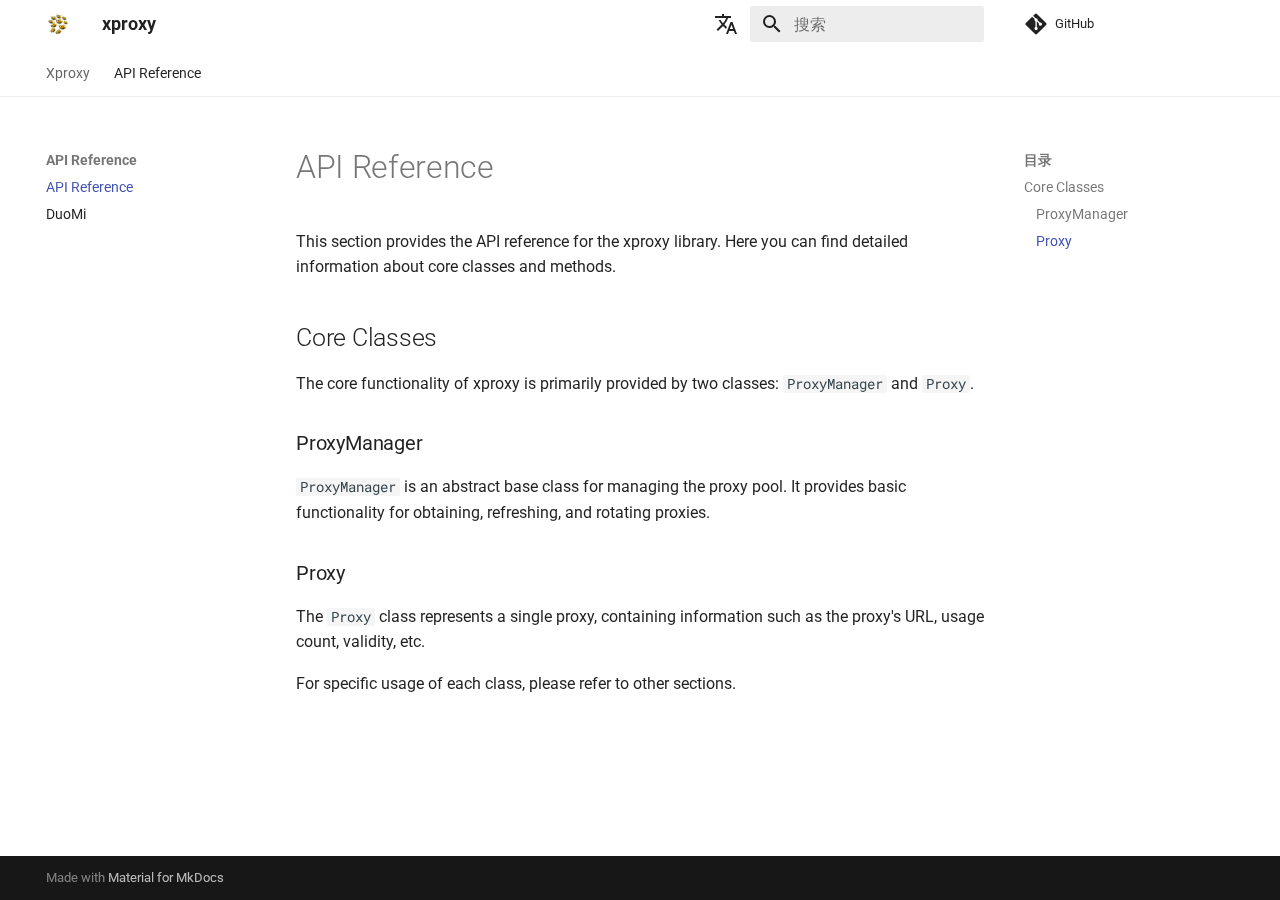
<file: zh/ API Reference/index.html>
<!doctype html>
<html lang="zh" class="no-js">
  <head>
    
      <meta charset="utf-8">
      <meta name="viewport" content="width=device-width,initial-scale=1">
      
      
      
        <link rel="canonical" href="https://nmhjklnm.github.io/xproxy/zh/%20API%20Reference/">
      
      
      
        <link rel="next" href="DuoMi/">
      
      
      <link rel="icon" href="../../assets/images/favicon.png">
      <meta name="generator" content="mkdocs-1.6.1, mkdocs-material-9.5.42">
    
    
      
        <title>API Reference - xproxy</title>
      
    
    
      <link rel="stylesheet" href="../../assets/stylesheets/main.0253249f.min.css">
      
        
        <link rel="stylesheet" href="../../assets/stylesheets/palette.06af60db.min.css">
      
      


    
    
      
    
    
      
        
        
        <link rel="preconnect" href="https://fonts.gstatic.com" crossorigin>
        <link rel="stylesheet" href="https://fonts.googleapis.com/css?family=Roboto:300,300i,400,400i,700,700i%7CRoboto+Mono:400,400i,700,700i&display=fallback">
        <style>:root{--md-text-font:"Roboto";--md-code-font:"Roboto Mono"}</style>
      
    
    
      <link rel="stylesheet" href="../../assets/_mkdocstrings.css">
    
      <link rel="stylesheet" href="../../assets/_mkdocstrings.css">
    
    <script>__md_scope=new URL("../..",location),__md_hash=e=>[...e].reduce(((e,_)=>(e<<5)-e+_.charCodeAt(0)),0),__md_get=(e,_=localStorage,t=__md_scope)=>JSON.parse(_.getItem(t.pathname+"."+e)),__md_set=(e,_,t=localStorage,a=__md_scope)=>{try{t.setItem(a.pathname+"."+e,JSON.stringify(_))}catch(e){}}</script>
    
      

    
    
    
  </head>
  
  
    
    
    
    
    
    <body dir="ltr" data-md-color-scheme="default" data-md-color-primary="white" data-md-color-accent="blue">
  
    
    <input class="md-toggle" data-md-toggle="drawer" type="checkbox" id="__drawer" autocomplete="off">
    <input class="md-toggle" data-md-toggle="search" type="checkbox" id="__search" autocomplete="off">
    <label class="md-overlay" for="__drawer"></label>
    <div data-md-component="skip">
      
        
        <a href="#api-reference" class="md-skip">
          跳转至
        </a>
      
    </div>
    <div data-md-component="announce">
      
    </div>
    
    
      

<header class="md-header" data-md-component="header">
  <nav class="md-header__inner md-grid" aria-label="页眉">
    <a href="https://xproxy.nextmind.space/" title="xproxy" class="md-header__button md-logo" aria-label="xproxy" data-md-component="logo">
      
  <img src="../../asset/logo.png" alt="logo">

    </a>
    <label class="md-header__button md-icon" for="__drawer">
      
      <svg xmlns="http://www.w3.org/2000/svg" viewBox="0 0 24 24"><path d="M3 6h18v2H3zm0 5h18v2H3zm0 5h18v2H3z"/></svg>
    </label>
    <div class="md-header__title" data-md-component="header-title">
      <div class="md-header__ellipsis">
        <div class="md-header__topic">
          <span class="md-ellipsis">
            xproxy
          </span>
        </div>
        <div class="md-header__topic" data-md-component="header-topic">
          <span class="md-ellipsis">
            
              API Reference
            
          </span>
        </div>
      </div>
    </div>
    
      
    
    
    
      <div class="md-header__option">
  <div class="md-select">
    
    <button class="md-header__button md-icon" aria-label="选择当前语言">
      <svg xmlns="http://www.w3.org/2000/svg" viewBox="0 0 24 24"><path d="m12.87 15.07-2.54-2.51.03-.03A17.5 17.5 0 0 0 14.07 6H17V4h-7V2H8v2H1v2h11.17C11.5 7.92 10.44 9.75 9 11.35 8.07 10.32 7.3 9.19 6.69 8h-2c.73 1.63 1.73 3.17 2.98 4.56l-5.09 5.02L4 19l5-5 3.11 3.11zM18.5 10h-2L12 22h2l1.12-3h4.75L21 22h2zm-2.62 7 1.62-4.33L19.12 17z"/></svg>
    </button>
    <div class="md-select__inner">
      <ul class="md-select__list">
        
          <li class="md-select__item">
            <a href="../../%20API%20Reference/" hreflang="en" class="md-select__link">
              English
            </a>
          </li>
        
          <li class="md-select__item">
            <a href="./" hreflang="zh" class="md-select__link">
              简体中文
            </a>
          </li>
        
      </ul>
    </div>
  </div>
</div>
    
    
      <label class="md-header__button md-icon" for="__search">
        
        <svg xmlns="http://www.w3.org/2000/svg" viewBox="0 0 24 24"><path d="M9.5 3A6.5 6.5 0 0 1 16 9.5c0 1.61-.59 3.09-1.56 4.23l.27.27h.79l5 5-1.5 1.5-5-5v-.79l-.27-.27A6.52 6.52 0 0 1 9.5 16 6.5 6.5 0 0 1 3 9.5 6.5 6.5 0 0 1 9.5 3m0 2C7 5 5 7 5 9.5S7 14 9.5 14 14 12 14 9.5 12 5 9.5 5"/></svg>
      </label>
      <div class="md-search" data-md-component="search" role="dialog">
  <label class="md-search__overlay" for="__search"></label>
  <div class="md-search__inner" role="search">
    <form class="md-search__form" name="search">
      <input type="text" class="md-search__input" name="query" aria-label="搜索" placeholder="搜索" autocapitalize="off" autocorrect="off" autocomplete="off" spellcheck="false" data-md-component="search-query" required>
      <label class="md-search__icon md-icon" for="__search">
        
        <svg xmlns="http://www.w3.org/2000/svg" viewBox="0 0 24 24"><path d="M9.5 3A6.5 6.5 0 0 1 16 9.5c0 1.61-.59 3.09-1.56 4.23l.27.27h.79l5 5-1.5 1.5-5-5v-.79l-.27-.27A6.52 6.52 0 0 1 9.5 16 6.5 6.5 0 0 1 3 9.5 6.5 6.5 0 0 1 9.5 3m0 2C7 5 5 7 5 9.5S7 14 9.5 14 14 12 14 9.5 12 5 9.5 5"/></svg>
        
        <svg xmlns="http://www.w3.org/2000/svg" viewBox="0 0 24 24"><path d="M20 11v2H8l5.5 5.5-1.42 1.42L4.16 12l7.92-7.92L13.5 5.5 8 11z"/></svg>
      </label>
      <nav class="md-search__options" aria-label="查找">
        
        <button type="reset" class="md-search__icon md-icon" title="清空当前内容" aria-label="清空当前内容" tabindex="-1">
          
          <svg xmlns="http://www.w3.org/2000/svg" viewBox="0 0 24 24"><path d="M19 6.41 17.59 5 12 10.59 6.41 5 5 6.41 10.59 12 5 17.59 6.41 19 12 13.41 17.59 19 19 17.59 13.41 12z"/></svg>
        </button>
      </nav>
      
    </form>
    <div class="md-search__output">
      <div class="md-search__scrollwrap" tabindex="0" data-md-scrollfix>
        <div class="md-search-result" data-md-component="search-result">
          <div class="md-search-result__meta">
            正在初始化搜索引擎
          </div>
          <ol class="md-search-result__list" role="presentation"></ol>
        </div>
      </div>
    </div>
  </div>
</div>
    
    
      <div class="md-header__source">
        <a href="https://github.com/nmhjklnm/xproxy" title="前往仓库" class="md-source" data-md-component="source">
  <div class="md-source__icon md-icon">
    
    <svg xmlns="http://www.w3.org/2000/svg" viewBox="0 0 448 512"><!--! Font Awesome Free 6.6.0 by @fontawesome - https://fontawesome.com License - https://fontawesome.com/license/free (Icons: CC BY 4.0, Fonts: SIL OFL 1.1, Code: MIT License) Copyright 2024 Fonticons, Inc.--><path d="M439.55 236.05 244 40.45a28.87 28.87 0 0 0-40.81 0l-40.66 40.63 51.52 51.52c27.06-9.14 52.68 16.77 43.39 43.68l49.66 49.66c34.23-11.8 61.18 31 35.47 56.69-26.49 26.49-70.21-2.87-56-37.34L240.22 199v121.85c25.3 12.54 22.26 41.85 9.08 55a34.34 34.34 0 0 1-48.55 0c-17.57-17.6-11.07-46.91 11.25-56v-123c-20.8-8.51-24.6-30.74-18.64-45L142.57 101 8.45 235.14a28.86 28.86 0 0 0 0 40.81l195.61 195.6a28.86 28.86 0 0 0 40.8 0l194.69-194.69a28.86 28.86 0 0 0 0-40.81"/></svg>
  </div>
  <div class="md-source__repository">
    GitHub
  </div>
</a>
      </div>
    
  </nav>
  
</header>
    
    <div class="md-container" data-md-component="container">
      
      
        
          
            
<nav class="md-tabs" aria-label="标签" data-md-component="tabs">
  <div class="md-grid">
    <ul class="md-tabs__list">
      
        
  
  
  
    <li class="md-tabs__item">
      <a href="../" class="md-tabs__link">
        
  
    
  
  Xproxy

      </a>
    </li>
  

      
        
  
  
    
  
  
    
    
      <li class="md-tabs__item md-tabs__item--active">
        <a href="./" class="md-tabs__link">
          
  
   API Reference

        </a>
      </li>
    
  

      
    </ul>
  </div>
</nav>
          
        
      
      <main class="md-main" data-md-component="main">
        <div class="md-main__inner md-grid">
          
            
              
              <div class="md-sidebar md-sidebar--primary" data-md-component="sidebar" data-md-type="navigation" >
                <div class="md-sidebar__scrollwrap">
                  <div class="md-sidebar__inner">
                    


  


<nav class="md-nav md-nav--primary md-nav--lifted" aria-label="导航栏" data-md-level="0">
  <label class="md-nav__title" for="__drawer">
    <a href="https://xproxy.nextmind.space/" title="xproxy" class="md-nav__button md-logo" aria-label="xproxy" data-md-component="logo">
      
  <img src="../../asset/logo.png" alt="logo">

    </a>
    xproxy
  </label>
  
    <div class="md-nav__source">
      <a href="https://github.com/nmhjklnm/xproxy" title="前往仓库" class="md-source" data-md-component="source">
  <div class="md-source__icon md-icon">
    
    <svg xmlns="http://www.w3.org/2000/svg" viewBox="0 0 448 512"><!--! Font Awesome Free 6.6.0 by @fontawesome - https://fontawesome.com License - https://fontawesome.com/license/free (Icons: CC BY 4.0, Fonts: SIL OFL 1.1, Code: MIT License) Copyright 2024 Fonticons, Inc.--><path d="M439.55 236.05 244 40.45a28.87 28.87 0 0 0-40.81 0l-40.66 40.63 51.52 51.52c27.06-9.14 52.68 16.77 43.39 43.68l49.66 49.66c34.23-11.8 61.18 31 35.47 56.69-26.49 26.49-70.21-2.87-56-37.34L240.22 199v121.85c25.3 12.54 22.26 41.85 9.08 55a34.34 34.34 0 0 1-48.55 0c-17.57-17.6-11.07-46.91 11.25-56v-123c-20.8-8.51-24.6-30.74-18.64-45L142.57 101 8.45 235.14a28.86 28.86 0 0 0 0 40.81l195.61 195.6a28.86 28.86 0 0 0 40.8 0l194.69-194.69a28.86 28.86 0 0 0 0-40.81"/></svg>
  </div>
  <div class="md-source__repository">
    GitHub
  </div>
</a>
    </div>
  
  <ul class="md-nav__list" data-md-scrollfix>
    
      
      
  
  
  
  
    <li class="md-nav__item">
      <a href="../" class="md-nav__link">
        
  
  <span class="md-ellipsis">
    Xproxy
  </span>
  

      </a>
    </li>
  

    
      
      
  
  
    
  
  
  
    
    
    
      
        
        
      
      
    
    
    <li class="md-nav__item md-nav__item--active md-nav__item--section md-nav__item--nested">
      
        
        
        <input class="md-nav__toggle md-toggle " type="checkbox" id="__nav_2" checked>
        
          
          <label class="md-nav__link" for="__nav_2" id="__nav_2_label" tabindex="">
            
  
  <span class="md-ellipsis">
     API Reference
  </span>
  

            <span class="md-nav__icon md-icon"></span>
          </label>
        
        <nav class="md-nav" data-md-level="1" aria-labelledby="__nav_2_label" aria-expanded="true">
          <label class="md-nav__title" for="__nav_2">
            <span class="md-nav__icon md-icon"></span>
             API Reference
          </label>
          <ul class="md-nav__list" data-md-scrollfix>
            
              
                
  
  
    
  
  
  
    <li class="md-nav__item md-nav__item--active">
      
      <input class="md-nav__toggle md-toggle" type="checkbox" id="__toc">
      
      
        
      
      
        <label class="md-nav__link md-nav__link--active" for="__toc">
          
  
  <span class="md-ellipsis">
    API Reference
  </span>
  

          <span class="md-nav__icon md-icon"></span>
        </label>
      
      <a href="./" class="md-nav__link md-nav__link--active">
        
  
  <span class="md-ellipsis">
    API Reference
  </span>
  

      </a>
      
        

<nav class="md-nav md-nav--secondary" aria-label="目录">
  
  
  
    
  
  
    <label class="md-nav__title" for="__toc">
      <span class="md-nav__icon md-icon"></span>
      目录
    </label>
    <ul class="md-nav__list" data-md-component="toc" data-md-scrollfix>
      
        <li class="md-nav__item">
  <a href="#core-classes" class="md-nav__link">
    <span class="md-ellipsis">
      Core Classes
    </span>
  </a>
  
    <nav class="md-nav" aria-label="Core Classes">
      <ul class="md-nav__list">
        
          <li class="md-nav__item">
  <a href="#proxymanager" class="md-nav__link">
    <span class="md-ellipsis">
      ProxyManager
    </span>
  </a>
  
</li>
        
          <li class="md-nav__item">
  <a href="#proxy" class="md-nav__link">
    <span class="md-ellipsis">
      Proxy
    </span>
  </a>
  
</li>
        
      </ul>
    </nav>
  
</li>
      
    </ul>
  
</nav>
      
    </li>
  

              
            
              
                
  
  
  
  
    <li class="md-nav__item">
      <a href="DuoMi/" class="md-nav__link">
        
  
  <span class="md-ellipsis">
    DuoMi
  </span>
  

      </a>
    </li>
  

              
            
          </ul>
        </nav>
      
    </li>
  

    
  </ul>
</nav>
                  </div>
                </div>
              </div>
            
            
              
              <div class="md-sidebar md-sidebar--secondary" data-md-component="sidebar" data-md-type="toc" >
                <div class="md-sidebar__scrollwrap">
                  <div class="md-sidebar__inner">
                    

<nav class="md-nav md-nav--secondary" aria-label="目录">
  
  
  
    
  
  
    <label class="md-nav__title" for="__toc">
      <span class="md-nav__icon md-icon"></span>
      目录
    </label>
    <ul class="md-nav__list" data-md-component="toc" data-md-scrollfix>
      
        <li class="md-nav__item">
  <a href="#core-classes" class="md-nav__link">
    <span class="md-ellipsis">
      Core Classes
    </span>
  </a>
  
    <nav class="md-nav" aria-label="Core Classes">
      <ul class="md-nav__list">
        
          <li class="md-nav__item">
  <a href="#proxymanager" class="md-nav__link">
    <span class="md-ellipsis">
      ProxyManager
    </span>
  </a>
  
</li>
        
          <li class="md-nav__item">
  <a href="#proxy" class="md-nav__link">
    <span class="md-ellipsis">
      Proxy
    </span>
  </a>
  
</li>
        
      </ul>
    </nav>
  
</li>
      
    </ul>
  
</nav>
                  </div>
                </div>
              </div>
            
          
          
            <div class="md-content" data-md-component="content">
              <article class="md-content__inner md-typeset">
                
                  

  
  


<h1 id="api-reference">API Reference</h1>
<p>This section provides the API reference for the xproxy library. Here you can find detailed information about core classes and methods.</p>
<h2 id="core-classes">Core Classes</h2>
<p>The core functionality of xproxy is primarily provided by two classes: <code>ProxyManager</code> and <code>Proxy</code>.</p>
<h3 id="proxymanager">ProxyManager</h3>
<p><code>ProxyManager</code> is an abstract base class for managing the proxy pool. It provides basic functionality for obtaining, refreshing, and rotating proxies.</p>
<h3 id="proxy">Proxy</h3>
<p>The <code>Proxy</code> class represents a single proxy, containing information such as the proxy's URL, usage count, validity, etc.</p>
<p>For specific usage of each class, please refer to other sections.</p>












                
              </article>
            </div>
          
          
<script>var target=document.getElementById(location.hash.slice(1));target&&target.name&&(target.checked=target.name.startsWith("__tabbed_"))</script>
        </div>
        
      </main>
      
        <footer class="md-footer">
  
  <div class="md-footer-meta md-typeset">
    <div class="md-footer-meta__inner md-grid">
      <div class="md-copyright">
  
  
    Made with
    <a href="https://squidfunk.github.io/mkdocs-material/" target="_blank" rel="noopener">
      Material for MkDocs
    </a>
  
</div>
      
    </div>
  </div>
</footer>
      
    </div>
    <div class="md-dialog" data-md-component="dialog">
      <div class="md-dialog__inner md-typeset"></div>
    </div>
    
    
    <script id="__config" type="application/json">{"base": "../..", "features": ["navigation.tabs"], "search": "../../assets/javascripts/workers/search.6ce7567c.min.js", "translations": {"clipboard.copied": "\u5df2\u590d\u5236", "clipboard.copy": "\u590d\u5236", "search.result.more.one": "\u5728\u8be5\u9875\u4e0a\u8fd8\u6709 1 \u4e2a\u7b26\u5408\u6761\u4ef6\u7684\u7ed3\u679c", "search.result.more.other": "\u5728\u8be5\u9875\u4e0a\u8fd8\u6709 # \u4e2a\u7b26\u5408\u6761\u4ef6\u7684\u7ed3\u679c", "search.result.none": "\u6ca1\u6709\u627e\u5230\u7b26\u5408\u6761\u4ef6\u7684\u7ed3\u679c", "search.result.one": "\u627e\u5230 1 \u4e2a\u7b26\u5408\u6761\u4ef6\u7684\u7ed3\u679c", "search.result.other": "# \u4e2a\u7b26\u5408\u6761\u4ef6\u7684\u7ed3\u679c", "search.result.placeholder": "\u952e\u5165\u4ee5\u5f00\u59cb\u641c\u7d22", "search.result.term.missing": "\u7f3a\u5c11", "select.version": "\u9009\u62e9\u5f53\u524d\u7248\u672c"}}</script>
    
    
      <script src="../../assets/javascripts/bundle.83f73b43.min.js"></script>
      
    
  </body>
</html>
</file>
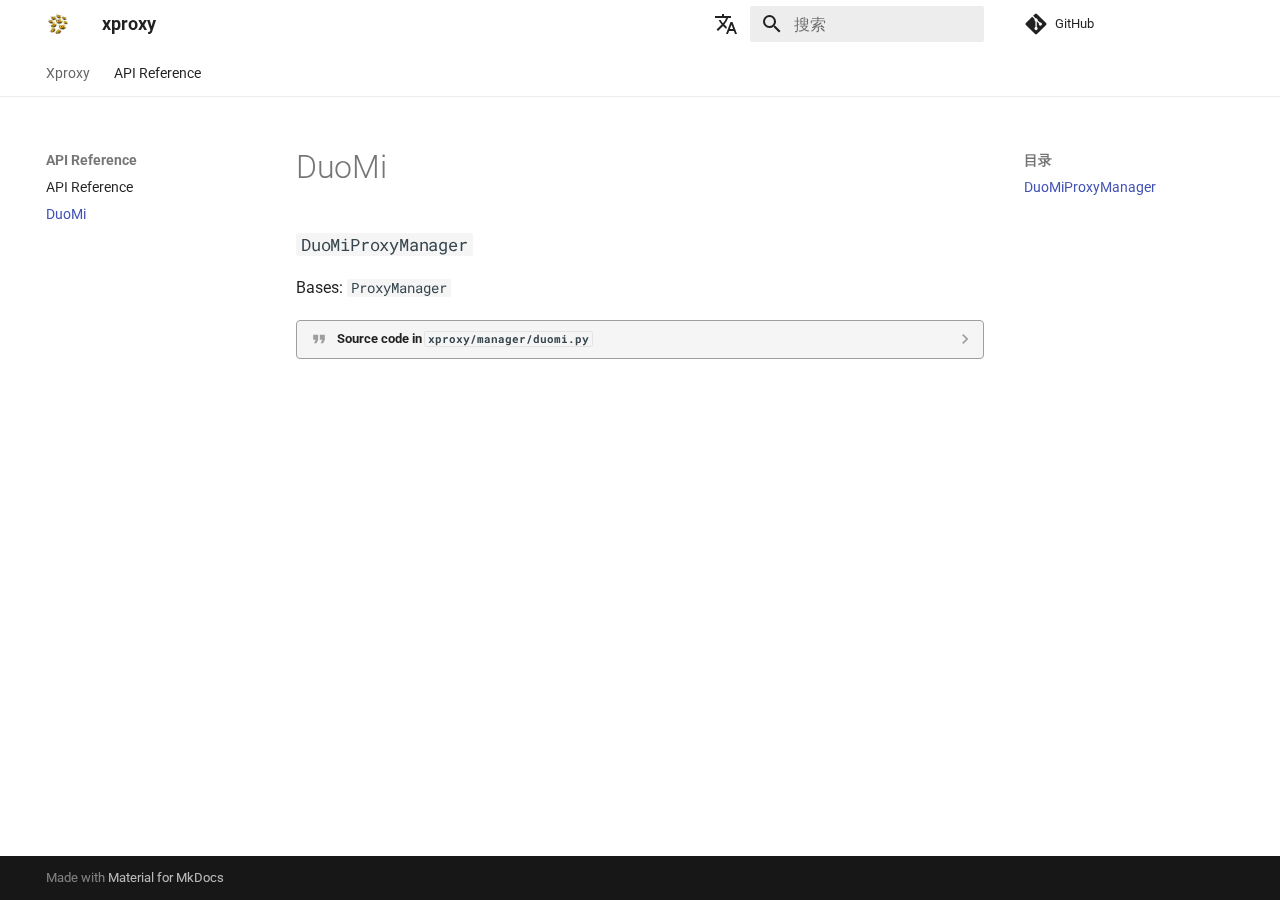
<file: zh/ API Reference/DuoMi/index.html>
<!doctype html>
<html lang="zh" class="no-js">
  <head>
    
      <meta charset="utf-8">
      <meta name="viewport" content="width=device-width,initial-scale=1">
      
      
      
        <link rel="canonical" href="https://nmhjklnm.github.io/xproxy/zh/%20API%20Reference/DuoMi/">
      
      
        <link rel="prev" href="../">
      
      
        <link rel="next" href="../../">
      
      
      <link rel="icon" href="../../../assets/images/favicon.png">
      <meta name="generator" content="mkdocs-1.6.1, mkdocs-material-9.5.42">
    
    
      
        <title>DuoMi - xproxy</title>
      
    
    
      <link rel="stylesheet" href="../../../assets/stylesheets/main.0253249f.min.css">
      
        
        <link rel="stylesheet" href="../../../assets/stylesheets/palette.06af60db.min.css">
      
      


    
    
      
    
    
      
        
        
        <link rel="preconnect" href="https://fonts.gstatic.com" crossorigin>
        <link rel="stylesheet" href="https://fonts.googleapis.com/css?family=Roboto:300,300i,400,400i,700,700i%7CRoboto+Mono:400,400i,700,700i&display=fallback">
        <style>:root{--md-text-font:"Roboto";--md-code-font:"Roboto Mono"}</style>
      
    
    
      <link rel="stylesheet" href="../../../assets/_mkdocstrings.css">
    
      <link rel="stylesheet" href="../../../assets/_mkdocstrings.css">
    
    <script>__md_scope=new URL("../../..",location),__md_hash=e=>[...e].reduce(((e,_)=>(e<<5)-e+_.charCodeAt(0)),0),__md_get=(e,_=localStorage,t=__md_scope)=>JSON.parse(_.getItem(t.pathname+"."+e)),__md_set=(e,_,t=localStorage,a=__md_scope)=>{try{t.setItem(a.pathname+"."+e,JSON.stringify(_))}catch(e){}}</script>
    
      

    
    
    
  </head>
  
  
    
    
    
    
    
    <body dir="ltr" data-md-color-scheme="default" data-md-color-primary="white" data-md-color-accent="blue">
  
    
    <input class="md-toggle" data-md-toggle="drawer" type="checkbox" id="__drawer" autocomplete="off">
    <input class="md-toggle" data-md-toggle="search" type="checkbox" id="__search" autocomplete="off">
    <label class="md-overlay" for="__drawer"></label>
    <div data-md-component="skip">
      
        
        <a href="#duomi" class="md-skip">
          跳转至
        </a>
      
    </div>
    <div data-md-component="announce">
      
    </div>
    
    
      

<header class="md-header" data-md-component="header">
  <nav class="md-header__inner md-grid" aria-label="页眉">
    <a href="https://xproxy.nextmind.space/" title="xproxy" class="md-header__button md-logo" aria-label="xproxy" data-md-component="logo">
      
  <img src="../../../asset/logo.png" alt="logo">

    </a>
    <label class="md-header__button md-icon" for="__drawer">
      
      <svg xmlns="http://www.w3.org/2000/svg" viewBox="0 0 24 24"><path d="M3 6h18v2H3zm0 5h18v2H3zm0 5h18v2H3z"/></svg>
    </label>
    <div class="md-header__title" data-md-component="header-title">
      <div class="md-header__ellipsis">
        <div class="md-header__topic">
          <span class="md-ellipsis">
            xproxy
          </span>
        </div>
        <div class="md-header__topic" data-md-component="header-topic">
          <span class="md-ellipsis">
            
              DuoMi
            
          </span>
        </div>
      </div>
    </div>
    
      
    
    
    
      <div class="md-header__option">
  <div class="md-select">
    
    <button class="md-header__button md-icon" aria-label="选择当前语言">
      <svg xmlns="http://www.w3.org/2000/svg" viewBox="0 0 24 24"><path d="m12.87 15.07-2.54-2.51.03-.03A17.5 17.5 0 0 0 14.07 6H17V4h-7V2H8v2H1v2h11.17C11.5 7.92 10.44 9.75 9 11.35 8.07 10.32 7.3 9.19 6.69 8h-2c.73 1.63 1.73 3.17 2.98 4.56l-5.09 5.02L4 19l5-5 3.11 3.11zM18.5 10h-2L12 22h2l1.12-3h4.75L21 22h2zm-2.62 7 1.62-4.33L19.12 17z"/></svg>
    </button>
    <div class="md-select__inner">
      <ul class="md-select__list">
        
          <li class="md-select__item">
            <a href="../../../%20API%20Reference/DuoMi/" hreflang="en" class="md-select__link">
              English
            </a>
          </li>
        
          <li class="md-select__item">
            <a href="./" hreflang="zh" class="md-select__link">
              简体中文
            </a>
          </li>
        
      </ul>
    </div>
  </div>
</div>
    
    
      <label class="md-header__button md-icon" for="__search">
        
        <svg xmlns="http://www.w3.org/2000/svg" viewBox="0 0 24 24"><path d="M9.5 3A6.5 6.5 0 0 1 16 9.5c0 1.61-.59 3.09-1.56 4.23l.27.27h.79l5 5-1.5 1.5-5-5v-.79l-.27-.27A6.52 6.52 0 0 1 9.5 16 6.5 6.5 0 0 1 3 9.5 6.5 6.5 0 0 1 9.5 3m0 2C7 5 5 7 5 9.5S7 14 9.5 14 14 12 14 9.5 12 5 9.5 5"/></svg>
      </label>
      <div class="md-search" data-md-component="search" role="dialog">
  <label class="md-search__overlay" for="__search"></label>
  <div class="md-search__inner" role="search">
    <form class="md-search__form" name="search">
      <input type="text" class="md-search__input" name="query" aria-label="搜索" placeholder="搜索" autocapitalize="off" autocorrect="off" autocomplete="off" spellcheck="false" data-md-component="search-query" required>
      <label class="md-search__icon md-icon" for="__search">
        
        <svg xmlns="http://www.w3.org/2000/svg" viewBox="0 0 24 24"><path d="M9.5 3A6.5 6.5 0 0 1 16 9.5c0 1.61-.59 3.09-1.56 4.23l.27.27h.79l5 5-1.5 1.5-5-5v-.79l-.27-.27A6.52 6.52 0 0 1 9.5 16 6.5 6.5 0 0 1 3 9.5 6.5 6.5 0 0 1 9.5 3m0 2C7 5 5 7 5 9.5S7 14 9.5 14 14 12 14 9.5 12 5 9.5 5"/></svg>
        
        <svg xmlns="http://www.w3.org/2000/svg" viewBox="0 0 24 24"><path d="M20 11v2H8l5.5 5.5-1.42 1.42L4.16 12l7.92-7.92L13.5 5.5 8 11z"/></svg>
      </label>
      <nav class="md-search__options" aria-label="查找">
        
        <button type="reset" class="md-search__icon md-icon" title="清空当前内容" aria-label="清空当前内容" tabindex="-1">
          
          <svg xmlns="http://www.w3.org/2000/svg" viewBox="0 0 24 24"><path d="M19 6.41 17.59 5 12 10.59 6.41 5 5 6.41 10.59 12 5 17.59 6.41 19 12 13.41 17.59 19 19 17.59 13.41 12z"/></svg>
        </button>
      </nav>
      
    </form>
    <div class="md-search__output">
      <div class="md-search__scrollwrap" tabindex="0" data-md-scrollfix>
        <div class="md-search-result" data-md-component="search-result">
          <div class="md-search-result__meta">
            正在初始化搜索引擎
          </div>
          <ol class="md-search-result__list" role="presentation"></ol>
        </div>
      </div>
    </div>
  </div>
</div>
    
    
      <div class="md-header__source">
        <a href="https://github.com/nmhjklnm/xproxy" title="前往仓库" class="md-source" data-md-component="source">
  <div class="md-source__icon md-icon">
    
    <svg xmlns="http://www.w3.org/2000/svg" viewBox="0 0 448 512"><!--! Font Awesome Free 6.6.0 by @fontawesome - https://fontawesome.com License - https://fontawesome.com/license/free (Icons: CC BY 4.0, Fonts: SIL OFL 1.1, Code: MIT License) Copyright 2024 Fonticons, Inc.--><path d="M439.55 236.05 244 40.45a28.87 28.87 0 0 0-40.81 0l-40.66 40.63 51.52 51.52c27.06-9.14 52.68 16.77 43.39 43.68l49.66 49.66c34.23-11.8 61.18 31 35.47 56.69-26.49 26.49-70.21-2.87-56-37.34L240.22 199v121.85c25.3 12.54 22.26 41.85 9.08 55a34.34 34.34 0 0 1-48.55 0c-17.57-17.6-11.07-46.91 11.25-56v-123c-20.8-8.51-24.6-30.74-18.64-45L142.57 101 8.45 235.14a28.86 28.86 0 0 0 0 40.81l195.61 195.6a28.86 28.86 0 0 0 40.8 0l194.69-194.69a28.86 28.86 0 0 0 0-40.81"/></svg>
  </div>
  <div class="md-source__repository">
    GitHub
  </div>
</a>
      </div>
    
  </nav>
  
</header>
    
    <div class="md-container" data-md-component="container">
      
      
        
          
            
<nav class="md-tabs" aria-label="标签" data-md-component="tabs">
  <div class="md-grid">
    <ul class="md-tabs__list">
      
        
  
  
  
    <li class="md-tabs__item">
      <a href="../../" class="md-tabs__link">
        
  
    
  
  Xproxy

      </a>
    </li>
  

      
        
  
  
    
  
  
    
    
      <li class="md-tabs__item md-tabs__item--active">
        <a href="../" class="md-tabs__link">
          
  
   API Reference

        </a>
      </li>
    
  

      
    </ul>
  </div>
</nav>
          
        
      
      <main class="md-main" data-md-component="main">
        <div class="md-main__inner md-grid">
          
            
              
              <div class="md-sidebar md-sidebar--primary" data-md-component="sidebar" data-md-type="navigation" >
                <div class="md-sidebar__scrollwrap">
                  <div class="md-sidebar__inner">
                    


  


<nav class="md-nav md-nav--primary md-nav--lifted" aria-label="导航栏" data-md-level="0">
  <label class="md-nav__title" for="__drawer">
    <a href="https://xproxy.nextmind.space/" title="xproxy" class="md-nav__button md-logo" aria-label="xproxy" data-md-component="logo">
      
  <img src="../../../asset/logo.png" alt="logo">

    </a>
    xproxy
  </label>
  
    <div class="md-nav__source">
      <a href="https://github.com/nmhjklnm/xproxy" title="前往仓库" class="md-source" data-md-component="source">
  <div class="md-source__icon md-icon">
    
    <svg xmlns="http://www.w3.org/2000/svg" viewBox="0 0 448 512"><!--! Font Awesome Free 6.6.0 by @fontawesome - https://fontawesome.com License - https://fontawesome.com/license/free (Icons: CC BY 4.0, Fonts: SIL OFL 1.1, Code: MIT License) Copyright 2024 Fonticons, Inc.--><path d="M439.55 236.05 244 40.45a28.87 28.87 0 0 0-40.81 0l-40.66 40.63 51.52 51.52c27.06-9.14 52.68 16.77 43.39 43.68l49.66 49.66c34.23-11.8 61.18 31 35.47 56.69-26.49 26.49-70.21-2.87-56-37.34L240.22 199v121.85c25.3 12.54 22.26 41.85 9.08 55a34.34 34.34 0 0 1-48.55 0c-17.57-17.6-11.07-46.91 11.25-56v-123c-20.8-8.51-24.6-30.74-18.64-45L142.57 101 8.45 235.14a28.86 28.86 0 0 0 0 40.81l195.61 195.6a28.86 28.86 0 0 0 40.8 0l194.69-194.69a28.86 28.86 0 0 0 0-40.81"/></svg>
  </div>
  <div class="md-source__repository">
    GitHub
  </div>
</a>
    </div>
  
  <ul class="md-nav__list" data-md-scrollfix>
    
      
      
  
  
  
  
    <li class="md-nav__item">
      <a href="../../" class="md-nav__link">
        
  
  <span class="md-ellipsis">
    Xproxy
  </span>
  

      </a>
    </li>
  

    
      
      
  
  
    
  
  
  
    
    
    
      
        
        
      
      
    
    
    <li class="md-nav__item md-nav__item--active md-nav__item--section md-nav__item--nested">
      
        
        
        <input class="md-nav__toggle md-toggle " type="checkbox" id="__nav_2" checked>
        
          
          <label class="md-nav__link" for="__nav_2" id="__nav_2_label" tabindex="">
            
  
  <span class="md-ellipsis">
     API Reference
  </span>
  

            <span class="md-nav__icon md-icon"></span>
          </label>
        
        <nav class="md-nav" data-md-level="1" aria-labelledby="__nav_2_label" aria-expanded="true">
          <label class="md-nav__title" for="__nav_2">
            <span class="md-nav__icon md-icon"></span>
             API Reference
          </label>
          <ul class="md-nav__list" data-md-scrollfix>
            
              
                
  
  
  
  
    <li class="md-nav__item">
      <a href="../" class="md-nav__link">
        
  
  <span class="md-ellipsis">
    API Reference
  </span>
  

      </a>
    </li>
  

              
            
              
                
  
  
    
  
  
  
    <li class="md-nav__item md-nav__item--active">
      
      <input class="md-nav__toggle md-toggle" type="checkbox" id="__toc">
      
      
        
      
      
        <label class="md-nav__link md-nav__link--active" for="__toc">
          
  
  <span class="md-ellipsis">
    DuoMi
  </span>
  

          <span class="md-nav__icon md-icon"></span>
        </label>
      
      <a href="./" class="md-nav__link md-nav__link--active">
        
  
  <span class="md-ellipsis">
    DuoMi
  </span>
  

      </a>
      
        

<nav class="md-nav md-nav--secondary" aria-label="目录">
  
  
  
    
  
  
    <label class="md-nav__title" for="__toc">
      <span class="md-nav__icon md-icon"></span>
      目录
    </label>
    <ul class="md-nav__list" data-md-component="toc" data-md-scrollfix>
      
        <li class="md-nav__item">
  <a href="#xproxy.manager.DuoMiProxyManager" class="md-nav__link">
    <span class="md-ellipsis">
      DuoMiProxyManager
    </span>
  </a>
  
</li>
      
    </ul>
  
</nav>
      
    </li>
  

              
            
          </ul>
        </nav>
      
    </li>
  

    
  </ul>
</nav>
                  </div>
                </div>
              </div>
            
            
              
              <div class="md-sidebar md-sidebar--secondary" data-md-component="sidebar" data-md-type="toc" >
                <div class="md-sidebar__scrollwrap">
                  <div class="md-sidebar__inner">
                    

<nav class="md-nav md-nav--secondary" aria-label="目录">
  
  
  
    
  
  
    <label class="md-nav__title" for="__toc">
      <span class="md-nav__icon md-icon"></span>
      目录
    </label>
    <ul class="md-nav__list" data-md-component="toc" data-md-scrollfix>
      
        <li class="md-nav__item">
  <a href="#xproxy.manager.DuoMiProxyManager" class="md-nav__link">
    <span class="md-ellipsis">
      DuoMiProxyManager
    </span>
  </a>
  
</li>
      
    </ul>
  
</nav>
                  </div>
                </div>
              </div>
            
          
          
            <div class="md-content" data-md-component="content">
              <article class="md-content__inner md-typeset">
                
                  

  
  


<h1 id="duomi">DuoMi</h1>


<div class="doc doc-object doc-class">



<h3 id="xproxy.manager.DuoMiProxyManager" class="doc doc-heading">
            <code>DuoMiProxyManager</code>


</h3>


    <div class="doc doc-contents first">
            <p class="doc doc-class-bases">
              Bases: <code><span title="xproxy.manager.ProxyManager">ProxyManager</span></code></p>







              <details class="quote">
                <summary>Source code in <code>xproxy/manager/duomi.py</code></summary>
                <div class="highlight"><table class="highlighttable"><tr><td class="linenos"><div class="linenodiv"><pre><span></span><span class="normal"> 8</span>
<span class="normal"> 9</span>
<span class="normal">10</span>
<span class="normal">11</span>
<span class="normal">12</span>
<span class="normal">13</span>
<span class="normal">14</span>
<span class="normal">15</span>
<span class="normal">16</span>
<span class="normal">17</span>
<span class="normal">18</span>
<span class="normal">19</span>
<span class="normal">20</span>
<span class="normal">21</span>
<span class="normal">22</span>
<span class="normal">23</span>
<span class="normal">24</span>
<span class="normal">25</span>
<span class="normal">26</span></pre></div></td><td class="code"><div><pre><span></span><code><span class="k">class</span> <span class="nc">DuoMiProxyManager</span><span class="p">(</span><span class="n">ProxyManager</span><span class="p">):</span>
    <span class="k">def</span> <span class="fm">__init__</span><span class="p">(</span><span class="bp">self</span><span class="p">,</span> <span class="n">proxy_url</span><span class="p">:</span> <span class="nb">str</span><span class="p">,</span> <span class="n">max_use_count</span><span class="p">:</span> <span class="n">Optional</span><span class="p">[</span><span class="nb">int</span><span class="p">]</span> <span class="o">=</span> <span class="mi">10</span><span class="p">,</span> <span class="n">min_valid_proxies</span><span class="p">:</span> <span class="nb">int</span> <span class="o">=</span> <span class="mi">3</span><span class="p">,</span> <span class="n">proxy_expiry_seconds</span><span class="p">:</span> <span class="n">Optional</span><span class="p">[</span><span class="nb">int</span><span class="p">]</span> <span class="o">=</span> <span class="kc">None</span><span class="p">,</span> <span class="n">rotate_seconds</span><span class="p">:</span> <span class="n">Optional</span><span class="p">[</span><span class="nb">int</span><span class="p">]</span> <span class="o">=</span> <span class="mi">60</span><span class="p">):</span>
        <span class="bp">self</span><span class="o">.</span><span class="n">proxy_url</span> <span class="o">=</span> <span class="n">proxy_url</span>
        <span class="nb">super</span><span class="p">()</span><span class="o">.</span><span class="fm">__init__</span><span class="p">(</span><span class="n">max_use_count</span><span class="p">,</span> <span class="n">min_valid_proxies</span><span class="p">,</span>
                    <span class="n">proxy_expiry_seconds</span><span class="p">,</span> <span class="n">rotate_seconds</span><span class="p">)</span>

    <span class="k">def</span> <span class="nf">get_proxies</span><span class="p">(</span><span class="bp">self</span><span class="p">)</span> <span class="o">-&gt;</span> <span class="n">List</span><span class="p">[</span><span class="n">Dict</span><span class="p">[</span><span class="nb">str</span><span class="p">,</span> <span class="n">Optional</span><span class="p">[</span><span class="nb">str</span><span class="p">]]]:</span>
        <span class="n">response</span> <span class="o">=</span> <span class="n">requests</span><span class="o">.</span><span class="n">get</span><span class="p">(</span><span class="bp">self</span><span class="o">.</span><span class="n">proxy_url</span><span class="p">)</span>
        <span class="n">proxy_list</span> <span class="o">=</span> <span class="n">response</span><span class="o">.</span><span class="n">json</span><span class="p">()[</span><span class="s1">&#39;data&#39;</span><span class="p">]</span>
        <span class="n">proxies</span> <span class="o">=</span> <span class="p">[]</span>
        <span class="k">for</span> <span class="n">proxy</span> <span class="ow">in</span> <span class="n">proxy_list</span><span class="p">:</span>
            <span class="n">expiry_time</span> <span class="o">=</span> <span class="n">datetime</span><span class="o">.</span><span class="n">datetime</span><span class="o">.</span><span class="n">strptime</span><span class="p">(</span>
                <span class="n">proxy</span><span class="p">[</span><span class="s1">&#39;endtime&#39;</span><span class="p">],</span> <span class="s1">&#39;%Y/%m/</span><span class="si">%d</span><span class="s1"> %H:%M:%S&#39;</span><span class="p">)</span>
            <span class="n">proxies</span><span class="o">.</span><span class="n">append</span><span class="p">({</span>
                <span class="s1">&#39;url&#39;</span><span class="p">:</span> <span class="sa">f</span><span class="s2">&quot;http://</span><span class="si">{</span><span class="n">proxy</span><span class="p">[</span><span class="s1">&#39;ip&#39;</span><span class="p">]</span><span class="si">}</span><span class="s2">:</span><span class="si">{</span><span class="n">proxy</span><span class="p">[</span><span class="s1">&#39;port&#39;</span><span class="p">]</span><span class="si">}</span><span class="s2">&quot;</span><span class="p">,</span>
                <span class="s1">&#39;provider&#39;</span><span class="p">:</span> <span class="s1">&#39;DuoMi&#39;</span><span class="p">,</span>
                <span class="s1">&#39;expiry_time&#39;</span><span class="p">:</span> <span class="n">expiry_time</span>
            <span class="p">})</span>
        <span class="k">return</span> <span class="n">proxies</span>
</code></pre></div></td></tr></table></div>
              </details>



  <div class="doc doc-children">











  </div>

    </div>

</div>












                
              </article>
            </div>
          
          
<script>var target=document.getElementById(location.hash.slice(1));target&&target.name&&(target.checked=target.name.startsWith("__tabbed_"))</script>
        </div>
        
      </main>
      
        <footer class="md-footer">
  
  <div class="md-footer-meta md-typeset">
    <div class="md-footer-meta__inner md-grid">
      <div class="md-copyright">
  
  
    Made with
    <a href="https://squidfunk.github.io/mkdocs-material/" target="_blank" rel="noopener">
      Material for MkDocs
    </a>
  
</div>
      
    </div>
  </div>
</footer>
      
    </div>
    <div class="md-dialog" data-md-component="dialog">
      <div class="md-dialog__inner md-typeset"></div>
    </div>
    
    
    <script id="__config" type="application/json">{"base": "../../..", "features": ["navigation.tabs"], "search": "../../../assets/javascripts/workers/search.6ce7567c.min.js", "translations": {"clipboard.copied": "\u5df2\u590d\u5236", "clipboard.copy": "\u590d\u5236", "search.result.more.one": "\u5728\u8be5\u9875\u4e0a\u8fd8\u6709 1 \u4e2a\u7b26\u5408\u6761\u4ef6\u7684\u7ed3\u679c", "search.result.more.other": "\u5728\u8be5\u9875\u4e0a\u8fd8\u6709 # \u4e2a\u7b26\u5408\u6761\u4ef6\u7684\u7ed3\u679c", "search.result.none": "\u6ca1\u6709\u627e\u5230\u7b26\u5408\u6761\u4ef6\u7684\u7ed3\u679c", "search.result.one": "\u627e\u5230 1 \u4e2a\u7b26\u5408\u6761\u4ef6\u7684\u7ed3\u679c", "search.result.other": "# \u4e2a\u7b26\u5408\u6761\u4ef6\u7684\u7ed3\u679c", "search.result.placeholder": "\u952e\u5165\u4ee5\u5f00\u59cb\u641c\u7d22", "search.result.term.missing": "\u7f3a\u5c11", "select.version": "\u9009\u62e9\u5f53\u524d\u7248\u672c"}}</script>
    
    
      <script src="../../../assets/javascripts/bundle.83f73b43.min.js"></script>
      
    
  </body>
</html>
</file>
<file: assets/_mkdocstrings.css>
/* Avoid breaking parameter names, etc. in table cells. */
.doc-contents td code {
  word-break: normal !important;
}

/* No line break before first paragraph of descriptions. */
.doc-md-description,
.doc-md-description>p:first-child {
  display: inline;
}

/* Max width for docstring sections tables. */
.doc .md-typeset__table,
.doc .md-typeset__table table {
  display: table !important;
  width: 100%;
}

.doc .md-typeset__table tr {
  display: table-row;
}

/* Defaults in Spacy table style. */
.doc-param-default {
  float: right;
}

/* Parameter headings must be inline, not blocks. */
.doc-heading-parameter {
  display: inline;
}

/* Prefer space on the right, not the left of parameter permalinks. */
.doc-heading-parameter .headerlink {
  margin-left: 0 !important;
  margin-right: 0.2rem;
}

/* Backward-compatibility: docstring section titles in bold. */
.doc-section-title {
  font-weight: bold;
}

/* Symbols in Navigation and ToC. */
:root, :host,
[data-md-color-scheme="default"] {
  --doc-symbol-parameter-fg-color: #df50af;
  --doc-symbol-attribute-fg-color: #953800;
  --doc-symbol-function-fg-color: #8250df;
  --doc-symbol-method-fg-color: #8250df;
  --doc-symbol-class-fg-color: #0550ae;
  --doc-symbol-module-fg-color: #5cad0f;

  --doc-symbol-parameter-bg-color: #df50af1a;
  --doc-symbol-attribute-bg-color: #9538001a;
  --doc-symbol-function-bg-color: #8250df1a;
  --doc-symbol-method-bg-color: #8250df1a;
  --doc-symbol-class-bg-color: #0550ae1a;
  --doc-symbol-module-bg-color: #5cad0f1a;
}

[data-md-color-scheme="slate"] {
  --doc-symbol-parameter-fg-color: #ffa8cc;
  --doc-symbol-attribute-fg-color: #ffa657;
  --doc-symbol-function-fg-color: #d2a8ff;
  --doc-symbol-method-fg-color: #d2a8ff;
  --doc-symbol-class-fg-color: #79c0ff;
  --doc-symbol-module-fg-color: #baff79;

  --doc-symbol-parameter-bg-color: #ffa8cc1a;
  --doc-symbol-attribute-bg-color: #ffa6571a;
  --doc-symbol-function-bg-color: #d2a8ff1a;
  --doc-symbol-method-bg-color: #d2a8ff1a;
  --doc-symbol-class-bg-color: #79c0ff1a;
  --doc-symbol-module-bg-color: #baff791a;
}

code.doc-symbol {
  border-radius: .1rem;
  font-size: .85em;
  padding: 0 .3em;
  font-weight: bold;
}

code.doc-symbol-parameter {
  color: var(--doc-symbol-parameter-fg-color);
  background-color: var(--doc-symbol-parameter-bg-color);
}

code.doc-symbol-parameter::after {
  content: "param";
}

code.doc-symbol-attribute {
  color: var(--doc-symbol-attribute-fg-color);
  background-color: var(--doc-symbol-attribute-bg-color);
}

code.doc-symbol-attribute::after {
  content: "attr";
}

code.doc-symbol-function {
  color: var(--doc-symbol-function-fg-color);
  background-color: var(--doc-symbol-function-bg-color);
}

code.doc-symbol-function::after {
  content: "func";
}

code.doc-symbol-method {
  color: var(--doc-symbol-method-fg-color);
  background-color: var(--doc-symbol-method-bg-color);
}

code.doc-symbol-method::after {
  content: "meth";
}

code.doc-symbol-class {
  color: var(--doc-symbol-class-fg-color);
  background-color: var(--doc-symbol-class-bg-color);
}

code.doc-symbol-class::after {
  content: "class";
}

code.doc-symbol-module {
  color: var(--doc-symbol-module-fg-color);
  background-color: var(--doc-symbol-module-bg-color);
}

code.doc-symbol-module::after {
  content: "mod";
}

.doc-signature .autorefs {
  color: inherit;
  border-bottom: 1px dotted currentcolor;
}
</file>
<file: assets/stylesheets/main.0253249f.min.css>
@charset "UTF-8";html{-webkit-text-size-adjust:none;-moz-text-size-adjust:none;text-size-adjust:none;box-sizing:border-box}*,:after,:before{box-sizing:inherit}@media (prefers-reduced-motion){*,:after,:before{transition:none!important}}body{margin:0}a,button,input,label{-webkit-tap-highlight-color:transparent}a{color:inherit;text-decoration:none}hr{border:0;box-sizing:initial;display:block;height:.05rem;overflow:visible;padding:0}small{font-size:80%}sub,sup{line-height:1em}img{border-style:none}table{border-collapse:initial;border-spacing:0}td,th{font-weight:400;vertical-align:top}button{background:#0000;border:0;font-family:inherit;font-size:inherit;margin:0;padding:0}input{border:0;outline:none}:root{--md-primary-fg-color:#4051b5;--md-primary-fg-color--light:#5d6cc0;--md-primary-fg-color--dark:#303fa1;--md-primary-bg-color:#fff;--md-primary-bg-color--light:#ffffffb3;--md-accent-fg-color:#526cfe;--md-accent-fg-color--transparent:#526cfe1a;--md-accent-bg-color:#fff;--md-accent-bg-color--light:#ffffffb3}[data-md-color-scheme=default]{color-scheme:light}[data-md-color-scheme=default] img[src$="#gh-dark-mode-only"],[data-md-color-scheme=default] img[src$="#only-dark"]{display:none}:root,[data-md-color-scheme=default]{--md-hue:225deg;--md-default-fg-color:#000000de;--md-default-fg-color--light:#0000008a;--md-default-fg-color--lighter:#00000052;--md-default-fg-color--lightest:#00000012;--md-default-bg-color:#fff;--md-default-bg-color--light:#ffffffb3;--md-default-bg-color--lighter:#ffffff4d;--md-default-bg-color--lightest:#ffffff1f;--md-code-fg-color:#36464e;--md-code-bg-color:#f5f5f5;--md-code-hl-color:#4287ff;--md-code-hl-color--light:#4287ff1a;--md-code-hl-number-color:#d52a2a;--md-code-hl-special-color:#db1457;--md-code-hl-function-color:#a846b9;--md-code-hl-constant-color:#6e59d9;--md-code-hl-keyword-color:#3f6ec6;--md-code-hl-string-color:#1c7d4d;--md-code-hl-name-color:var(--md-code-fg-color);--md-code-hl-operator-color:var(--md-default-fg-color--light);--md-code-hl-punctuation-color:var(--md-default-fg-color--light);--md-code-hl-comment-color:var(--md-default-fg-color--light);--md-code-hl-generic-color:var(--md-default-fg-color--light);--md-code-hl-variable-color:var(--md-default-fg-color--light);--md-typeset-color:var(--md-default-fg-color);--md-typeset-a-color:var(--md-primary-fg-color);--md-typeset-del-color:#f5503d26;--md-typeset-ins-color:#0bd57026;--md-typeset-kbd-color:#fafafa;--md-typeset-kbd-accent-color:#fff;--md-typeset-kbd-border-color:#b8b8b8;--md-typeset-mark-color:#ffff0080;--md-typeset-table-color:#0000001f;--md-typeset-table-color--light:rgba(0,0,0,.035);--md-admonition-fg-color:var(--md-default-fg-color);--md-admonition-bg-color:var(--md-default-bg-color);--md-warning-fg-color:#000000de;--md-warning-bg-color:#ff9;--md-footer-fg-color:#fff;--md-footer-fg-color--light:#ffffffb3;--md-footer-fg-color--lighter:#ffffff73;--md-footer-bg-color:#000000de;--md-footer-bg-color--dark:#00000052;--md-shadow-z1:0 0.2rem 0.5rem #0000000d,0 0 0.05rem #0000001a;--md-shadow-z2:0 0.2rem 0.5rem #0000001a,0 0 0.05rem #00000040;--md-shadow-z3:0 0.2rem 0.5rem #0003,0 0 0.05rem #00000059}.md-icon svg{fill:currentcolor;display:block;height:1.2rem;width:1.2rem}body{-webkit-font-smoothing:antialiased;-moz-osx-font-smoothing:grayscale;--md-text-font-family:var(--md-text-font,_),-apple-system,BlinkMacSystemFont,Helvetica,Arial,sans-serif;--md-code-font-family:var(--md-code-font,_),SFMono-Regular,Consolas,Menlo,monospace}aside,body,input{font-feature-settings:"kern","liga";color:var(--md-typeset-color);font-family:var(--md-text-font-family)}code,kbd,pre{font-feature-settings:"kern";font-family:var(--md-code-font-family)}:root{--md-typeset-table-sort-icon:url('data:image/svg+xml;charset=utf-8,<svg xmlns="http://www.w3.org/2000/svg" viewBox="0 0 24 24"><path d="m18 21-4-4h3V7h-3l4-4 4 4h-3v10h3M2 19v-2h10v2M2 13v-2h7v2M2 7V5h4v2z"/></svg>');--md-typeset-table-sort-icon--asc:url('data:image/svg+xml;charset=utf-8,<svg xmlns="http://www.w3.org/2000/svg" viewBox="0 0 24 24"><path d="M19 17h3l-4 4-4-4h3V3h2M2 17h10v2H2M6 5v2H2V5m0 6h7v2H2z"/></svg>');--md-typeset-table-sort-icon--desc:url('data:image/svg+xml;charset=utf-8,<svg xmlns="http://www.w3.org/2000/svg" viewBox="0 0 24 24"><path d="M19 7h3l-4-4-4 4h3v14h2M2 17h10v2H2M6 5v2H2V5m0 6h7v2H2z"/></svg>')}.md-typeset{-webkit-print-color-adjust:exact;color-adjust:exact;font-size:.8rem;line-height:1.6}@media print{.md-typeset{font-size:.68rem}}.md-typeset blockquote,.md-typeset dl,.md-typeset figure,.md-typeset ol,.md-typeset pre,.md-typeset ul{margin-bottom:1em;margin-top:1em}.md-typeset h1{color:var(--md-default-fg-color--light);font-size:2em;line-height:1.3;margin:0 0 1.25em}.md-typeset h1,.md-typeset h2{font-weight:300;letter-spacing:-.01em}.md-typeset h2{font-size:1.5625em;line-height:1.4;margin:1.6em 0 .64em}.md-typeset h3{font-size:1.25em;font-weight:400;letter-spacing:-.01em;line-height:1.5;margin:1.6em 0 .8em}.md-typeset h2+h3{margin-top:.8em}.md-typeset h4{font-weight:700;letter-spacing:-.01em;margin:1em 0}.md-typeset h5,.md-typeset h6{color:var(--md-default-fg-color--light);font-size:.8em;font-weight:700;letter-spacing:-.01em;margin:1.25em 0}.md-typeset h5{text-transform:uppercase}.md-typeset hr{border-bottom:.05rem solid var(--md-default-fg-color--lightest);display:flow-root;margin:1.5em 0}.md-typeset a{color:var(--md-typeset-a-color);word-break:break-word}.md-typeset a,.md-typeset a:before{transition:color 125ms}.md-typeset a:focus,.md-typeset a:hover{color:var(--md-accent-fg-color)}.md-typeset a:focus code,.md-typeset a:hover code{background-color:var(--md-accent-fg-color--transparent)}.md-typeset a code{color:currentcolor;transition:background-color 125ms}.md-typeset a.focus-visible{outline-color:var(--md-accent-fg-color);outline-offset:.2rem}.md-typeset code,.md-typeset kbd,.md-typeset pre{color:var(--md-code-fg-color);direction:ltr;font-variant-ligatures:none}@media print{.md-typeset code,.md-typeset kbd,.md-typeset pre{white-space:pre-wrap}}.md-typeset code{background-color:var(--md-code-bg-color);border-radius:.1rem;-webkit-box-decoration-break:clone;box-decoration-break:clone;font-size:.85em;padding:0 .2941176471em;word-break:break-word}.md-typeset code:not(.focus-visible){-webkit-tap-highlight-color:transparent;outline:none}.md-typeset pre{display:flow-root;line-height:1.4;position:relative}.md-typeset pre>code{-webkit-box-decoration-break:slice;box-decoration-break:slice;box-shadow:none;display:block;margin:0;outline-color:var(--md-accent-fg-color);overflow:auto;padding:.7720588235em 1.1764705882em;scrollbar-color:var(--md-default-fg-color--lighter) #0000;scrollbar-width:thin;touch-action:auto;word-break:normal}.md-typeset pre>code:hover{scrollbar-color:var(--md-accent-fg-color) #0000}.md-typeset pre>code::-webkit-scrollbar{height:.2rem;width:.2rem}.md-typeset pre>code::-webkit-scrollbar-thumb{background-color:var(--md-default-fg-color--lighter)}.md-typeset pre>code::-webkit-scrollbar-thumb:hover{background-color:var(--md-accent-fg-color)}.md-typeset kbd{background-color:var(--md-typeset-kbd-color);border-radius:.1rem;box-shadow:0 .1rem 0 .05rem var(--md-typeset-kbd-border-color),0 .1rem 0 var(--md-typeset-kbd-border-color),0 -.1rem .2rem var(--md-typeset-kbd-accent-color) inset;color:var(--md-default-fg-color);display:inline-block;font-size:.75em;padding:0 .6666666667em;vertical-align:text-top;word-break:break-word}.md-typeset mark{background-color:var(--md-typeset-mark-color);-webkit-box-decoration-break:clone;box-decoration-break:clone;color:inherit;word-break:break-word}.md-typeset abbr{border-bottom:.05rem dotted var(--md-default-fg-color--light);cursor:help;text-decoration:none}.md-typeset small{opacity:.75}[dir=ltr] .md-typeset sub,[dir=ltr] .md-typeset sup{margin-left:.078125em}[dir=rtl] .md-typeset sub,[dir=rtl] .md-typeset sup{margin-right:.078125em}[dir=ltr] .md-typeset blockquote{padding-left:.6rem}[dir=rtl] .md-typeset blockquote{padding-right:.6rem}[dir=ltr] .md-typeset blockquote{border-left:.2rem solid var(--md-default-fg-color--lighter)}[dir=rtl] .md-typeset blockquote{border-right:.2rem solid var(--md-default-fg-color--lighter)}.md-typeset blockquote{color:var(--md-default-fg-color--light);margin-left:0;margin-right:0}.md-typeset ul{list-style-type:disc}.md-typeset ul[type]{list-style-type:revert-layer}[dir=ltr] .md-typeset ol,[dir=ltr] .md-typeset ul{margin-left:.625em}[dir=rtl] .md-typeset ol,[dir=rtl] .md-typeset ul{margin-right:.625em}.md-typeset ol,.md-typeset ul{padding:0}.md-typeset ol:not([hidden]),.md-typeset ul:not([hidden]){display:flow-root}.md-typeset ol ol,.md-typeset ul ol{list-style-type:lower-alpha}.md-typeset ol ol ol,.md-typeset ul ol ol{list-style-type:lower-roman}.md-typeset ol ol ol ol,.md-typeset ul ol ol ol{list-style-type:upper-alpha}.md-typeset ol ol ol ol ol,.md-typeset ul ol ol ol ol{list-style-type:upper-roman}.md-typeset ol[type],.md-typeset ul[type]{list-style-type:revert-layer}[dir=ltr] .md-typeset ol li,[dir=ltr] .md-typeset ul li{margin-left:1.25em}[dir=rtl] .md-typeset ol li,[dir=rtl] .md-typeset ul li{margin-right:1.25em}.md-typeset ol li,.md-typeset ul li{margin-bottom:.5em}.md-typeset ol li blockquote,.md-typeset ol li p,.md-typeset ul li blockquote,.md-typeset ul li p{margin:.5em 0}.md-typeset ol li:last-child,.md-typeset ul li:last-child{margin-bottom:0}[dir=ltr] .md-typeset ol li ol,[dir=ltr] .md-typeset ol li ul,[dir=ltr] .md-typeset ul li ol,[dir=ltr] .md-typeset ul li ul{margin-left:.625em}[dir=rtl] .md-typeset ol li ol,[dir=rtl] .md-typeset ol li ul,[dir=rtl] .md-typeset ul li ol,[dir=rtl] .md-typeset ul li ul{margin-right:.625em}.md-typeset ol li ol,.md-typeset ol li ul,.md-typeset ul li ol,.md-typeset ul li ul{margin-bottom:.5em;margin-top:.5em}[dir=ltr] .md-typeset dd{margin-left:1.875em}[dir=rtl] .md-typeset dd{margin-right:1.875em}.md-typeset dd{margin-bottom:1.5em;margin-top:1em}.md-typeset img,.md-typeset svg,.md-typeset video{height:auto;max-width:100%}.md-typeset img[align=left]{margin:1em 1em 1em 0}.md-typeset img[align=right]{margin:1em 0 1em 1em}.md-typeset img[align]:only-child{margin-top:0}.md-typeset figure{display:flow-root;margin:1em auto;max-width:100%;text-align:center;width:-moz-fit-content;width:fit-content}.md-typeset figure img{display:block;margin:0 auto}.md-typeset figcaption{font-style:italic;margin:1em auto;max-width:24rem}.md-typeset iframe{max-width:100%}.md-typeset table:not([class]){background-color:var(--md-default-bg-color);border:.05rem solid var(--md-typeset-table-color);border-radius:.1rem;display:inline-block;font-size:.64rem;max-width:100%;overflow:auto;touch-action:auto}@media print{.md-typeset table:not([class]){display:table}}.md-typeset table:not([class])+*{margin-top:1.5em}.md-typeset table:not([class]) td>:first-child,.md-typeset table:not([class]) th>:first-child{margin-top:0}.md-typeset table:not([class]) td>:last-child,.md-typeset table:not([class]) th>:last-child{margin-bottom:0}.md-typeset table:not([class]) td:not([align]),.md-typeset table:not([class]) th:not([align]){text-align:left}[dir=rtl] .md-typeset table:not([class]) td:not([align]),[dir=rtl] .md-typeset table:not([class]) th:not([align]){text-align:right}.md-typeset table:not([class]) th{font-weight:700;min-width:5rem;padding:.9375em 1.25em;vertical-align:top}.md-typeset table:not([class]) td{border-top:.05rem solid var(--md-typeset-table-color);padding:.9375em 1.25em;vertical-align:top}.md-typeset table:not([class]) tbody tr{transition:background-color 125ms}.md-typeset table:not([class]) tbody tr:hover{background-color:var(--md-typeset-table-color--light);box-shadow:0 .05rem 0 var(--md-default-bg-color) inset}.md-typeset table:not([class]) a{word-break:normal}.md-typeset table th[role=columnheader]{cursor:pointer}[dir=ltr] .md-typeset table th[role=columnheader]:after{margin-left:.5em}[dir=rtl] .md-typeset table th[role=columnheader]:after{margin-right:.5em}.md-typeset table th[role=columnheader]:after{content:"";display:inline-block;height:1.2em;-webkit-mask-image:var(--md-typeset-table-sort-icon);mask-image:var(--md-typeset-table-sort-icon);-webkit-mask-repeat:no-repeat;mask-repeat:no-repeat;-webkit-mask-size:contain;mask-size:contain;transition:background-color 125ms;vertical-align:text-bottom;width:1.2em}.md-typeset table th[role=columnheader]:hover:after{background-color:var(--md-default-fg-color--lighter)}.md-typeset table th[role=columnheader][aria-sort=ascending]:after{background-color:var(--md-default-fg-color--light);-webkit-mask-image:var(--md-typeset-table-sort-icon--asc);mask-image:var(--md-typeset-table-sort-icon--asc)}.md-typeset table th[role=columnheader][aria-sort=descending]:after{background-color:var(--md-default-fg-color--light);-webkit-mask-image:var(--md-typeset-table-sort-icon--desc);mask-image:var(--md-typeset-table-sort-icon--desc)}.md-typeset__scrollwrap{margin:1em -.8rem;overflow-x:auto;touch-action:auto}.md-typeset__table{display:inline-block;margin-bottom:.5em;padding:0 .8rem}@media print{.md-typeset__table{display:block}}html .md-typeset__table table{display:table;margin:0;overflow:hidden;width:100%}@media screen and (max-width:44.984375em){.md-content__inner>pre{margin:1em -.8rem}.md-content__inner>pre code{border-radius:0}}.md-typeset .md-author{border-radius:100%;display:block;flex-shrink:0;height:1.6rem;overflow:hidden;position:relative;transition:color 125ms,transform 125ms;width:1.6rem}.md-typeset .md-author img{display:block}.md-typeset .md-author--more{background:var(--md-default-fg-color--lightest);color:var(--md-default-fg-color--lighter);font-size:.6rem;font-weight:700;line-height:1.6rem;text-align:center}.md-typeset .md-author--long{height:2.4rem;width:2.4rem}.md-typeset a.md-author{transform:scale(1)}.md-typeset a.md-author img{border-radius:100%;filter:grayscale(100%) opacity(75%);transition:filter 125ms}.md-typeset a.md-author:focus,.md-typeset a.md-author:hover{transform:scale(1.1);z-index:1}.md-typeset a.md-author:focus img,.md-typeset a.md-author:hover img{filter:grayscale(0)}.md-banner{background-color:var(--md-footer-bg-color);color:var(--md-footer-fg-color);overflow:auto}@media print{.md-banner{display:none}}.md-banner--warning{background-color:var(--md-warning-bg-color);color:var(--md-warning-fg-color)}.md-banner__inner{font-size:.7rem;margin:.6rem auto;padding:0 .8rem}[dir=ltr] .md-banner__button{float:right}[dir=rtl] .md-banner__button{float:left}.md-banner__button{color:inherit;cursor:pointer;transition:opacity .25s}.no-js .md-banner__button{display:none}.md-banner__button:hover{opacity:.7}html{font-size:125%;height:100%;overflow-x:hidden}@media screen and (min-width:100em){html{font-size:137.5%}}@media screen and (min-width:125em){html{font-size:150%}}body{background-color:var(--md-default-bg-color);display:flex;flex-direction:column;font-size:.5rem;min-height:100%;position:relative;width:100%}@media print{body{display:block}}@media screen and (max-width:59.984375em){body[data-md-scrolllock]{position:fixed}}.md-grid{margin-left:auto;margin-right:auto;max-width:61rem}.md-container{display:flex;flex-direction:column;flex-grow:1}@media print{.md-container{display:block}}.md-main{flex-grow:1}.md-main__inner{display:flex;height:100%;margin-top:1.5rem}.md-ellipsis{overflow:hidden;text-overflow:ellipsis}.md-toggle{display:none}.md-option{height:0;opacity:0;position:absolute;width:0}.md-option:checked+label:not([hidden]){display:block}.md-option.focus-visible+label{outline-color:var(--md-accent-fg-color);outline-style:auto}.md-skip{background-color:var(--md-default-fg-color);border-radius:.1rem;color:var(--md-default-bg-color);font-size:.64rem;margin:.5rem;opacity:0;outline-color:var(--md-accent-fg-color);padding:.3rem .5rem;position:fixed;transform:translateY(.4rem);z-index:-1}.md-skip:focus{opacity:1;transform:translateY(0);transition:transform .25s cubic-bezier(.4,0,.2,1),opacity 175ms 75ms;z-index:10}@page{margin:25mm}:root{--md-clipboard-icon:url('data:image/svg+xml;charset=utf-8,<svg xmlns="http://www.w3.org/2000/svg" viewBox="0 0 24 24"><path d="M19 21H8V7h11m0-2H8a2 2 0 0 0-2 2v14a2 2 0 0 0 2 2h11a2 2 0 0 0 2-2V7a2 2 0 0 0-2-2m-3-4H4a2 2 0 0 0-2 2v14h2V3h12z"/></svg>')}.md-clipboard{border-radius:.1rem;color:var(--md-default-fg-color--lightest);cursor:pointer;height:1.5em;outline-color:var(--md-accent-fg-color);outline-offset:.1rem;position:absolute;right:.5em;top:.5em;transition:color .25s;width:1.5em;z-index:1}@media print{.md-clipboard{display:none}}.md-clipboard:not(.focus-visible){-webkit-tap-highlight-color:transparent;outline:none}:hover>.md-clipboard{color:var(--md-default-fg-color--light)}.md-clipboard:focus,.md-clipboard:hover{color:var(--md-accent-fg-color)}.md-clipboard:after{background-color:currentcolor;content:"";display:block;height:1.125em;margin:0 auto;-webkit-mask-image:var(--md-clipboard-icon);mask-image:var(--md-clipboard-icon);-webkit-mask-position:center;mask-position:center;-webkit-mask-repeat:no-repeat;mask-repeat:no-repeat;-webkit-mask-size:contain;mask-size:contain;width:1.125em}.md-clipboard--inline{cursor:pointer}.md-clipboard--inline code{transition:color .25s,background-color .25s}.md-clipboard--inline:focus code,.md-clipboard--inline:hover code{background-color:var(--md-accent-fg-color--transparent);color:var(--md-accent-fg-color)}.md-typeset .md-code__content{display:grid}@keyframes consent{0%{opacity:0;transform:translateY(100%)}to{opacity:1;transform:translateY(0)}}@keyframes overlay{0%{opacity:0}to{opacity:1}}.md-consent__overlay{animation:overlay .25s both;-webkit-backdrop-filter:blur(.1rem);backdrop-filter:blur(.1rem);background-color:#0000008a;height:100%;opacity:1;position:fixed;top:0;width:100%;z-index:5}.md-consent__inner{animation:consent .5s cubic-bezier(.1,.7,.1,1) both;background-color:var(--md-default-bg-color);border:0;border-radius:.1rem;bottom:0;box-shadow:0 0 .2rem #0000001a,0 .2rem .4rem #0003;max-height:100%;overflow:auto;padding:0;position:fixed;width:100%;z-index:5}.md-consent__form{padding:.8rem}.md-consent__settings{display:none;margin:1em 0}input:checked+.md-consent__settings{display:block}.md-consent__controls{margin-bottom:.8rem}.md-typeset .md-consent__controls .md-button{display:inline}@media screen and (max-width:44.984375em){.md-typeset .md-consent__controls .md-button{display:block;margin-top:.4rem;text-align:center;width:100%}}.md-consent label{cursor:pointer}.md-content{flex-grow:1;min-width:0}.md-content__inner{margin:0 .8rem 1.2rem;padding-top:.6rem}@media screen and (min-width:76.25em){[dir=ltr] .md-sidebar--primary:not([hidden])~.md-content>.md-content__inner{margin-left:1.2rem}[dir=ltr] .md-sidebar--secondary:not([hidden])~.md-content>.md-content__inner,[dir=rtl] .md-sidebar--primary:not([hidden])~.md-content>.md-content__inner{margin-right:1.2rem}[dir=rtl] .md-sidebar--secondary:not([hidden])~.md-content>.md-content__inner{margin-left:1.2rem}}.md-content__inner:before{content:"";display:block;height:.4rem}.md-content__inner>:last-child{margin-bottom:0}[dir=ltr] .md-content__button{float:right}[dir=rtl] .md-content__button{float:left}[dir=ltr] .md-content__button{margin-left:.4rem}[dir=rtl] .md-content__button{margin-right:.4rem}.md-content__button{margin:.4rem 0;padding:0}@media print{.md-content__button{display:none}}.md-typeset .md-content__button{color:var(--md-default-fg-color--lighter)}.md-content__button svg{display:inline;vertical-align:top}[dir=rtl] .md-content__button svg{transform:scaleX(-1)}[dir=ltr] .md-dialog{right:.8rem}[dir=rtl] .md-dialog{left:.8rem}.md-dialog{background-color:var(--md-default-fg-color);border-radius:.1rem;bottom:.8rem;box-shadow:var(--md-shadow-z3);min-width:11.1rem;opacity:0;padding:.4rem .6rem;pointer-events:none;position:fixed;transform:translateY(100%);transition:transform 0ms .4s,opacity .4s;z-index:4}@media print{.md-dialog{display:none}}.md-dialog--active{opacity:1;pointer-events:auto;transform:translateY(0);transition:transform .4s cubic-bezier(.075,.85,.175,1),opacity .4s}.md-dialog__inner{color:var(--md-default-bg-color);font-size:.7rem}.md-feedback{margin:2em 0 1em;text-align:center}.md-feedback fieldset{border:none;margin:0;padding:0}.md-feedback__title{font-weight:700;margin:1em auto}.md-feedback__inner{position:relative}.md-feedback__list{display:flex;flex-wrap:wrap;place-content:baseline center;position:relative}.md-feedback__list:hover .md-icon:not(:disabled){color:var(--md-default-fg-color--lighter)}:disabled .md-feedback__list{min-height:1.8rem}.md-feedback__icon{color:var(--md-default-fg-color--light);cursor:pointer;flex-shrink:0;margin:0 .1rem;transition:color 125ms}.md-feedback__icon:not(:disabled).md-icon:hover{color:var(--md-accent-fg-color)}.md-feedback__icon:disabled{color:var(--md-default-fg-color--lightest);pointer-events:none}.md-feedback__note{opacity:0;position:relative;transform:translateY(.4rem);transition:transform .4s cubic-bezier(.1,.7,.1,1),opacity .15s}.md-feedback__note>*{margin:0 auto;max-width:16rem}:disabled .md-feedback__note{opacity:1;transform:translateY(0)}@media print{.md-feedback{display:none}}.md-footer{background-color:var(--md-footer-bg-color);color:var(--md-footer-fg-color)}@media print{.md-footer{display:none}}.md-footer__inner{justify-content:space-between;overflow:auto;padding:.2rem}.md-footer__inner:not([hidden]){display:flex}.md-footer__link{align-items:end;display:flex;flex-grow:0.01;margin-bottom:.4rem;margin-top:1rem;max-width:100%;outline-color:var(--md-accent-fg-color);overflow:hidden;transition:opacity .25s}.md-footer__link:focus,.md-footer__link:hover{opacity:.7}[dir=rtl] .md-footer__link svg{transform:scaleX(-1)}@media screen and (max-width:44.984375em){.md-footer__link--prev{flex-shrink:0}.md-footer__link--prev .md-footer__title{display:none}}[dir=ltr] .md-footer__link--next{margin-left:auto}[dir=rtl] .md-footer__link--next{margin-right:auto}.md-footer__link--next{text-align:right}[dir=rtl] .md-footer__link--next{text-align:left}.md-footer__title{flex-grow:1;font-size:.9rem;margin-bottom:.7rem;max-width:calc(100% - 2.4rem);padding:0 1rem;white-space:nowrap}.md-footer__button{margin:.2rem;padding:.4rem}.md-footer__direction{font-size:.64rem;opacity:.7}.md-footer-meta{background-color:var(--md-footer-bg-color--dark)}.md-footer-meta__inner{display:flex;flex-wrap:wrap;justify-content:space-between;padding:.2rem}html .md-footer-meta.md-typeset a{color:var(--md-footer-fg-color--light)}html .md-footer-meta.md-typeset a:focus,html .md-footer-meta.md-typeset a:hover{color:var(--md-footer-fg-color)}.md-copyright{color:var(--md-footer-fg-color--lighter);font-size:.64rem;margin:auto .6rem;padding:.4rem 0;width:100%}@media screen and (min-width:45em){.md-copyright{width:auto}}.md-copyright__highlight{color:var(--md-footer-fg-color--light)}.md-social{display:inline-flex;gap:.2rem;margin:0 .4rem;padding:.2rem 0 .6rem}@media screen and (min-width:45em){.md-social{padding:.6rem 0}}.md-social__link{display:inline-block;height:1.6rem;text-align:center;width:1.6rem}.md-social__link:before{line-height:1.9}.md-social__link svg{fill:currentcolor;max-height:.8rem;vertical-align:-25%}.md-typeset .md-button{border:.1rem solid;border-radius:.1rem;color:var(--md-primary-fg-color);cursor:pointer;display:inline-block;font-weight:700;padding:.625em 2em;transition:color 125ms,background-color 125ms,border-color 125ms}.md-typeset .md-button--primary{background-color:var(--md-primary-fg-color);border-color:var(--md-primary-fg-color);color:var(--md-primary-bg-color)}.md-typeset .md-button:focus,.md-typeset .md-button:hover{background-color:var(--md-accent-fg-color);border-color:var(--md-accent-fg-color);color:var(--md-accent-bg-color)}[dir=ltr] .md-typeset .md-input{border-top-left-radius:.1rem}[dir=ltr] .md-typeset .md-input,[dir=rtl] .md-typeset .md-input{border-top-right-radius:.1rem}[dir=rtl] .md-typeset .md-input{border-top-left-radius:.1rem}.md-typeset .md-input{border-bottom:.1rem solid var(--md-default-fg-color--lighter);box-shadow:var(--md-shadow-z1);font-size:.8rem;height:1.8rem;padding:0 .6rem;transition:border .25s,box-shadow .25s}.md-typeset .md-input:focus,.md-typeset .md-input:hover{border-bottom-color:var(--md-accent-fg-color);box-shadow:var(--md-shadow-z2)}.md-typeset .md-input--stretch{width:100%}.md-header{background-color:var(--md-primary-fg-color);box-shadow:0 0 .2rem #0000,0 .2rem .4rem #0000;color:var(--md-primary-bg-color);display:block;left:0;position:sticky;right:0;top:0;z-index:4}@media print{.md-header{display:none}}.md-header[hidden]{transform:translateY(-100%);transition:transform .25s cubic-bezier(.8,0,.6,1),box-shadow .25s}.md-header--shadow{box-shadow:0 0 .2rem #0000001a,0 .2rem .4rem #0003;transition:transform .25s cubic-bezier(.1,.7,.1,1),box-shadow .25s}.md-header__inner{align-items:center;display:flex;padding:0 .2rem}.md-header__button{color:currentcolor;cursor:pointer;margin:.2rem;outline-color:var(--md-accent-fg-color);padding:.4rem;position:relative;transition:opacity .25s;vertical-align:middle;z-index:1}.md-header__button:hover{opacity:.7}.md-header__button:not([hidden]){display:inline-block}.md-header__button:not(.focus-visible){-webkit-tap-highlight-color:transparent;outline:none}.md-header__button.md-logo{margin:.2rem;padding:.4rem}@media screen and (max-width:76.234375em){.md-header__button.md-logo{display:none}}.md-header__button.md-logo img,.md-header__button.md-logo svg{fill:currentcolor;display:block;height:1.2rem;width:auto}@media screen and (min-width:60em){.md-header__button[for=__search]{display:none}}.no-js .md-header__button[for=__search]{display:none}[dir=rtl] .md-header__button[for=__search] svg{transform:scaleX(-1)}@media screen and (min-width:76.25em){.md-header__button[for=__drawer]{display:none}}.md-header__topic{display:flex;max-width:100%;position:absolute;transition:transform .4s cubic-bezier(.1,.7,.1,1),opacity .15s;white-space:nowrap}.md-header__topic+.md-header__topic{opacity:0;pointer-events:none;transform:translateX(1.25rem);transition:transform .4s cubic-bezier(1,.7,.1,.1),opacity .15s;z-index:-1}[dir=rtl] .md-header__topic+.md-header__topic{transform:translateX(-1.25rem)}.md-header__topic:first-child{font-weight:700}[dir=ltr] .md-header__title{margin-left:1rem;margin-right:.4rem}[dir=rtl] .md-header__title{margin-left:.4rem;margin-right:1rem}.md-header__title{flex-grow:1;font-size:.9rem;height:2.4rem;line-height:2.4rem}.md-header__title--active .md-header__topic{opacity:0;pointer-events:none;transform:translateX(-1.25rem);transition:transform .4s cubic-bezier(1,.7,.1,.1),opacity .15s;z-index:-1}[dir=rtl] .md-header__title--active .md-header__topic{transform:translateX(1.25rem)}.md-header__title--active .md-header__topic+.md-header__topic{opacity:1;pointer-events:auto;transform:translateX(0);transition:transform .4s cubic-bezier(.1,.7,.1,1),opacity .15s;z-index:0}.md-header__title>.md-header__ellipsis{height:100%;position:relative;width:100%}.md-header__option{display:flex;flex-shrink:0;max-width:100%;transition:max-width 0ms .25s,opacity .25s .25s;white-space:nowrap}[data-md-toggle=search]:checked~.md-header .md-header__option{max-width:0;opacity:0;transition:max-width 0ms,opacity 0ms}.md-header__option>input{bottom:0}.md-header__source{display:none}@media screen and (min-width:60em){[dir=ltr] .md-header__source{margin-left:1rem}[dir=rtl] .md-header__source{margin-right:1rem}.md-header__source{display:block;max-width:11.7rem;width:11.7rem}}@media screen and (min-width:76.25em){[dir=ltr] .md-header__source{margin-left:1.4rem}[dir=rtl] .md-header__source{margin-right:1.4rem}}.md-meta{color:var(--md-default-fg-color--light);font-size:.7rem;line-height:1.3}.md-meta__list{display:inline-flex;flex-wrap:wrap;list-style:none;margin:0;padding:0}.md-meta__item:not(:last-child):after{content:"·";margin-left:.2rem;margin-right:.2rem}.md-meta__link{color:var(--md-typeset-a-color)}.md-meta__link:focus,.md-meta__link:hover{color:var(--md-accent-fg-color)}.md-draft{background-color:#ff1744;border-radius:.125em;color:#fff;display:inline-block;font-weight:700;padding-left:.5714285714em;padding-right:.5714285714em}:root{--md-nav-icon--prev:url('data:image/svg+xml;charset=utf-8,<svg xmlns="http://www.w3.org/2000/svg" viewBox="0 0 24 24"><path d="M20 11v2H8l5.5 5.5-1.42 1.42L4.16 12l7.92-7.92L13.5 5.5 8 11z"/></svg>');--md-nav-icon--next:url('data:image/svg+xml;charset=utf-8,<svg xmlns="http://www.w3.org/2000/svg" viewBox="0 0 24 24"><path d="M8.59 16.58 13.17 12 8.59 7.41 10 6l6 6-6 6z"/></svg>');--md-toc-icon:url('data:image/svg+xml;charset=utf-8,<svg xmlns="http://www.w3.org/2000/svg" viewBox="0 0 24 24"><path d="M3 9h14V7H3zm0 4h14v-2H3zm0 4h14v-2H3zm16 0h2v-2h-2zm0-10v2h2V7zm0 6h2v-2h-2z"/></svg>')}.md-nav{font-size:.7rem;line-height:1.3}.md-nav__title{color:var(--md-default-fg-color--light);display:block;font-weight:700;overflow:hidden;padding:0 .6rem;text-overflow:ellipsis}.md-nav__title .md-nav__button{display:none}.md-nav__title .md-nav__button img{height:100%;width:auto}.md-nav__title .md-nav__button.md-logo img,.md-nav__title .md-nav__button.md-logo svg{fill:currentcolor;display:block;height:2.4rem;max-width:100%;object-fit:contain;width:auto}.md-nav__list{list-style:none;margin:0;padding:0}.md-nav__link{align-items:flex-start;display:flex;gap:.4rem;margin-top:.625em;scroll-snap-align:start;transition:color 125ms}.md-nav__link--passed{color:var(--md-default-fg-color--light)}.md-nav__item .md-nav__link--active,.md-nav__item .md-nav__link--active code{color:var(--md-typeset-a-color)}.md-nav__link .md-ellipsis{position:relative}[dir=ltr] .md-nav__link .md-icon:last-child{margin-left:auto}[dir=rtl] .md-nav__link .md-icon:last-child{margin-right:auto}.md-nav__link svg{fill:currentcolor;flex-shrink:0;height:1.3em;position:relative}.md-nav__link[for]:focus,.md-nav__link[for]:hover,.md-nav__link[href]:focus,.md-nav__link[href]:hover{color:var(--md-accent-fg-color);cursor:pointer}.md-nav__link.focus-visible{outline-color:var(--md-accent-fg-color);outline-offset:.2rem}.md-nav--primary .md-nav__link[for=__toc]{display:none}.md-nav--primary .md-nav__link[for=__toc] .md-icon:after{background-color:currentcolor;display:block;height:100%;-webkit-mask-image:var(--md-toc-icon);mask-image:var(--md-toc-icon);width:100%}.md-nav--primary .md-nav__link[for=__toc]~.md-nav{display:none}.md-nav__container>.md-nav__link{margin-top:0}.md-nav__container>.md-nav__link:first-child{flex-grow:1;min-width:0}.md-nav__icon{flex-shrink:0}.md-nav__source{display:none}@media screen and (max-width:76.234375em){.md-nav--primary,.md-nav--primary .md-nav{background-color:var(--md-default-bg-color);display:flex;flex-direction:column;height:100%;left:0;position:absolute;right:0;top:0;z-index:1}.md-nav--primary .md-nav__item,.md-nav--primary .md-nav__title{font-size:.8rem;line-height:1.5}.md-nav--primary .md-nav__title{background-color:var(--md-default-fg-color--lightest);color:var(--md-default-fg-color--light);cursor:pointer;height:5.6rem;line-height:2.4rem;padding:3rem .8rem .2rem;position:relative;white-space:nowrap}[dir=ltr] .md-nav--primary .md-nav__title .md-nav__icon{left:.4rem}[dir=rtl] .md-nav--primary .md-nav__title .md-nav__icon{right:.4rem}.md-nav--primary .md-nav__title .md-nav__icon{display:block;height:1.2rem;margin:.2rem;position:absolute;top:.4rem;width:1.2rem}.md-nav--primary .md-nav__title .md-nav__icon:after{background-color:currentcolor;content:"";display:block;height:100%;-webkit-mask-image:var(--md-nav-icon--prev);mask-image:var(--md-nav-icon--prev);-webkit-mask-position:center;mask-position:center;-webkit-mask-repeat:no-repeat;mask-repeat:no-repeat;-webkit-mask-size:contain;mask-size:contain;width:100%}.md-nav--primary .md-nav__title~.md-nav__list{background-color:var(--md-default-bg-color);box-shadow:0 .05rem 0 var(--md-default-fg-color--lightest) inset;overflow-y:auto;scroll-snap-type:y mandatory;touch-action:pan-y}.md-nav--primary .md-nav__title~.md-nav__list>:first-child{border-top:0}.md-nav--primary .md-nav__title[for=__drawer]{background-color:var(--md-primary-fg-color);color:var(--md-primary-bg-color);font-weight:700}.md-nav--primary .md-nav__title .md-logo{display:block;left:.2rem;margin:.2rem;padding:.4rem;position:absolute;right:.2rem;top:.2rem}.md-nav--primary .md-nav__list{flex:1}.md-nav--primary .md-nav__item{border-top:.05rem solid var(--md-default-fg-color--lightest)}.md-nav--primary .md-nav__item--active>.md-nav__link{color:var(--md-typeset-a-color)}.md-nav--primary .md-nav__item--active>.md-nav__link:focus,.md-nav--primary .md-nav__item--active>.md-nav__link:hover{color:var(--md-accent-fg-color)}.md-nav--primary .md-nav__link{margin-top:0;padding:.6rem .8rem}.md-nav--primary .md-nav__link svg{margin-top:.1em}.md-nav--primary .md-nav__link>.md-nav__link{padding:0}[dir=ltr] .md-nav--primary .md-nav__link .md-nav__icon{margin-right:-.2rem}[dir=rtl] .md-nav--primary .md-nav__link .md-nav__icon{margin-left:-.2rem}.md-nav--primary .md-nav__link .md-nav__icon{font-size:1.2rem;height:1.2rem;width:1.2rem}.md-nav--primary .md-nav__link .md-nav__icon:after{background-color:currentcolor;content:"";display:block;height:100%;-webkit-mask-image:var(--md-nav-icon--next);mask-image:var(--md-nav-icon--next);-webkit-mask-position:center;mask-position:center;-webkit-mask-repeat:no-repeat;mask-repeat:no-repeat;-webkit-mask-size:contain;mask-size:contain;width:100%}[dir=rtl] .md-nav--primary .md-nav__icon:after{transform:scale(-1)}.md-nav--primary .md-nav--secondary .md-nav{background-color:initial;position:static}[dir=ltr] .md-nav--primary .md-nav--secondary .md-nav .md-nav__link{padding-left:1.4rem}[dir=rtl] .md-nav--primary .md-nav--secondary .md-nav .md-nav__link{padding-right:1.4rem}[dir=ltr] .md-nav--primary .md-nav--secondary .md-nav .md-nav .md-nav__link{padding-left:2rem}[dir=rtl] .md-nav--primary .md-nav--secondary .md-nav .md-nav .md-nav__link{padding-right:2rem}[dir=ltr] .md-nav--primary .md-nav--secondary .md-nav .md-nav .md-nav .md-nav__link{padding-left:2.6rem}[dir=rtl] .md-nav--primary .md-nav--secondary .md-nav .md-nav .md-nav .md-nav__link{padding-right:2.6rem}[dir=ltr] .md-nav--primary .md-nav--secondary .md-nav .md-nav .md-nav .md-nav .md-nav__link{padding-left:3.2rem}[dir=rtl] .md-nav--primary .md-nav--secondary .md-nav .md-nav .md-nav .md-nav .md-nav__link{padding-right:3.2rem}.md-nav--secondary{background-color:initial}.md-nav__toggle~.md-nav{display:flex;opacity:0;transform:translateX(100%);transition:transform .25s cubic-bezier(.8,0,.6,1),opacity 125ms 50ms}[dir=rtl] .md-nav__toggle~.md-nav{transform:translateX(-100%)}.md-nav__toggle:checked~.md-nav{opacity:1;transform:translateX(0);transition:transform .25s cubic-bezier(.4,0,.2,1),opacity 125ms 125ms}.md-nav__toggle:checked~.md-nav>.md-nav__list{-webkit-backface-visibility:hidden;backface-visibility:hidden}}@media screen and (max-width:59.984375em){.md-nav--primary .md-nav__link[for=__toc]{display:flex}.md-nav--primary .md-nav__link[for=__toc] .md-icon:after{content:""}.md-nav--primary .md-nav__link[for=__toc]+.md-nav__link{display:none}.md-nav--primary .md-nav__link[for=__toc]~.md-nav{display:flex}.md-nav__source{background-color:var(--md-primary-fg-color--dark);color:var(--md-primary-bg-color);display:block;padding:0 .2rem}}@media screen and (min-width:60em) and (max-width:76.234375em){.md-nav--integrated .md-nav__link[for=__toc]{display:flex}.md-nav--integrated .md-nav__link[for=__toc] .md-icon:after{content:""}.md-nav--integrated .md-nav__link[for=__toc]+.md-nav__link{display:none}.md-nav--integrated .md-nav__link[for=__toc]~.md-nav{display:flex}}@media screen and (min-width:60em){.md-nav{margin-bottom:-.4rem}.md-nav--secondary .md-nav__title{background:var(--md-default-bg-color);box-shadow:0 0 .4rem .4rem var(--md-default-bg-color);position:sticky;top:0;z-index:1}.md-nav--secondary .md-nav__title[for=__toc]{scroll-snap-align:start}.md-nav--secondary .md-nav__title .md-nav__icon{display:none}[dir=ltr] .md-nav--secondary .md-nav__list{padding-left:.6rem}[dir=rtl] .md-nav--secondary .md-nav__list{padding-right:.6rem}.md-nav--secondary .md-nav__list{padding-bottom:.4rem}[dir=ltr] .md-nav--secondary .md-nav__item>.md-nav__link{margin-right:.4rem}[dir=rtl] .md-nav--secondary .md-nav__item>.md-nav__link{margin-left:.4rem}}@media screen and (min-width:76.25em){.md-nav{margin-bottom:-.4rem;transition:max-height .25s cubic-bezier(.86,0,.07,1)}.md-nav--primary .md-nav__title{background:var(--md-default-bg-color);box-shadow:0 0 .4rem .4rem var(--md-default-bg-color);position:sticky;top:0;z-index:1}.md-nav--primary .md-nav__title[for=__drawer]{scroll-snap-align:start}.md-nav--primary .md-nav__title .md-nav__icon{display:none}[dir=ltr] .md-nav--primary .md-nav__list{padding-left:.6rem}[dir=rtl] .md-nav--primary .md-nav__list{padding-right:.6rem}.md-nav--primary .md-nav__list{padding-bottom:.4rem}[dir=ltr] .md-nav--primary .md-nav__item>.md-nav__link{margin-right:.4rem}[dir=rtl] .md-nav--primary .md-nav__item>.md-nav__link{margin-left:.4rem}.md-nav__toggle~.md-nav{display:grid;grid-template-rows:0fr;opacity:0;transition:grid-template-rows .25s cubic-bezier(.86,0,.07,1),opacity .25s,visibility 0ms .25s;visibility:collapse}.md-nav__toggle~.md-nav>.md-nav__list{overflow:hidden}.md-nav__toggle.md-toggle--indeterminate~.md-nav,.md-nav__toggle:checked~.md-nav{grid-template-rows:1fr;opacity:1;transition:grid-template-rows .25s cubic-bezier(.86,0,.07,1),opacity .15s .1s,visibility 0ms;visibility:visible}.md-nav__toggle.md-toggle--indeterminate~.md-nav{transition:none}.md-nav__item--nested>.md-nav>.md-nav__title{display:none}.md-nav__item--section{display:block;margin:1.25em 0}.md-nav__item--section:last-child{margin-bottom:0}.md-nav__item--section>.md-nav__link{font-weight:700}.md-nav__item--section>.md-nav__link[for]{color:var(--md-default-fg-color--light)}.md-nav__item--section>.md-nav__link:not(.md-nav__container){pointer-events:none}.md-nav__item--section>.md-nav__link .md-icon,.md-nav__item--section>.md-nav__link>[for]{display:none}[dir=ltr] .md-nav__item--section>.md-nav{margin-left:-.6rem}[dir=rtl] .md-nav__item--section>.md-nav{margin-right:-.6rem}.md-nav__item--section>.md-nav{display:block;opacity:1;visibility:visible}.md-nav__item--section>.md-nav>.md-nav__list>.md-nav__item{padding:0}.md-nav__icon{border-radius:100%;height:.9rem;transition:background-color .25s;width:.9rem}.md-nav__icon:hover{background-color:var(--md-accent-fg-color--transparent)}.md-nav__icon:after{background-color:currentcolor;border-radius:100%;content:"";display:inline-block;height:100%;-webkit-mask-image:var(--md-nav-icon--next);mask-image:var(--md-nav-icon--next);-webkit-mask-position:center;mask-position:center;-webkit-mask-repeat:no-repeat;mask-repeat:no-repeat;-webkit-mask-size:contain;mask-size:contain;transition:transform .25s;vertical-align:-.1rem;width:100%}[dir=rtl] .md-nav__icon:after{transform:rotate(180deg)}.md-nav__item--nested .md-nav__toggle:checked~.md-nav__link .md-nav__icon:after,.md-nav__item--nested .md-toggle--indeterminate~.md-nav__link .md-nav__icon:after{transform:rotate(90deg)}.md-nav--lifted>.md-nav__list>.md-nav__item,.md-nav--lifted>.md-nav__title{display:none}.md-nav--lifted>.md-nav__list>.md-nav__item--active{display:block}.md-nav--lifted>.md-nav__list>.md-nav__item--active>.md-nav__link{background:var(--md-default-bg-color);box-shadow:0 0 .4rem .4rem var(--md-default-bg-color);margin-top:0;position:sticky;top:0;z-index:1}.md-nav--lifted>.md-nav__list>.md-nav__item--active>.md-nav__link:not(.md-nav__container){pointer-events:none}.md-nav--lifted>.md-nav__list>.md-nav__item--active.md-nav__item--section{margin:0}[dir=ltr] .md-nav--lifted>.md-nav__list>.md-nav__item>.md-nav:not(.md-nav--secondary){margin-left:-.6rem}[dir=rtl] .md-nav--lifted>.md-nav__list>.md-nav__item>.md-nav:not(.md-nav--secondary){margin-right:-.6rem}.md-nav--lifted>.md-nav__list>.md-nav__item>[for]{color:var(--md-default-fg-color--light)}.md-nav--lifted .md-nav[data-md-level="1"]{grid-template-rows:1fr;opacity:1;visibility:visible}[dir=ltr] .md-nav--integrated>.md-nav__list>.md-nav__item--active .md-nav--secondary{border-left:.05rem solid var(--md-primary-fg-color)}[dir=rtl] .md-nav--integrated>.md-nav__list>.md-nav__item--active .md-nav--secondary{border-right:.05rem solid var(--md-primary-fg-color)}.md-nav--integrated>.md-nav__list>.md-nav__item--active .md-nav--secondary{display:block;margin-bottom:1.25em;opacity:1;visibility:visible}.md-nav--integrated>.md-nav__list>.md-nav__item--active .md-nav--secondary>.md-nav__list{overflow:visible;padding-bottom:0}.md-nav--integrated>.md-nav__list>.md-nav__item--active .md-nav--secondary>.md-nav__title{display:none}}.md-pagination{font-size:.8rem;font-weight:700;gap:.4rem}.md-pagination,.md-pagination>*{align-items:center;display:flex;justify-content:center}.md-pagination>*{border-radius:.2rem;height:1.8rem;min-width:1.8rem;text-align:center}.md-pagination__current{background-color:var(--md-default-fg-color--lightest);color:var(--md-default-fg-color--light)}.md-pagination__link{transition:color 125ms,background-color 125ms}.md-pagination__link:focus,.md-pagination__link:hover{background-color:var(--md-accent-fg-color--transparent);color:var(--md-accent-fg-color)}.md-pagination__link:focus svg,.md-pagination__link:hover svg{color:var(--md-accent-fg-color)}.md-pagination__link.focus-visible{outline-color:var(--md-accent-fg-color);outline-offset:.2rem}.md-pagination__link svg{fill:currentcolor;color:var(--md-default-fg-color--lighter);display:block;max-height:100%;width:1.2rem}.md-post__back{border-bottom:.05rem solid var(--md-default-fg-color--lightest);margin-bottom:1.2rem;padding-bottom:1.2rem}@media screen and (max-width:76.234375em){.md-post__back{display:none}}[dir=rtl] .md-post__back svg{transform:scaleX(-1)}.md-post__authors{display:flex;flex-direction:column;gap:.6rem;margin:0 .6rem 1.2rem}.md-post .md-post__meta a{transition:color 125ms}.md-post .md-post__meta a:focus,.md-post .md-post__meta a:hover{color:var(--md-accent-fg-color)}.md-post__title{color:var(--md-default-fg-color--light);font-weight:700}.md-post--excerpt{margin-bottom:3.2rem}.md-post--excerpt .md-post__header{align-items:center;display:flex;gap:.6rem;min-height:1.6rem}.md-post--excerpt .md-post__authors{align-items:center;display:inline-flex;flex-direction:row;gap:.2rem;margin:0;min-height:2.4rem}[dir=ltr] .md-post--excerpt .md-post__meta .md-meta__list{margin-right:.4rem}[dir=rtl] .md-post--excerpt .md-post__meta .md-meta__list{margin-left:.4rem}.md-post--excerpt .md-post__content>:first-child{--md-scroll-margin:6rem;margin-top:0}.md-post>.md-nav--secondary{margin:1em 0}.md-profile{align-items:center;display:flex;font-size:.7rem;gap:.6rem;line-height:1.4;width:100%}.md-profile__description{flex-grow:1}.md-content--post{display:flex}@media screen and (max-width:76.234375em){.md-content--post{flex-flow:column-reverse}}.md-content--post>.md-content__inner{min-width:0}@media screen and (min-width:76.25em){[dir=ltr] .md-content--post>.md-content__inner{margin-left:1.2rem}[dir=rtl] .md-content--post>.md-content__inner{margin-right:1.2rem}}@media screen and (max-width:76.234375em){.md-sidebar.md-sidebar--post{padding:0;position:static;width:100%}.md-sidebar.md-sidebar--post .md-sidebar__scrollwrap{overflow:visible}.md-sidebar.md-sidebar--post .md-sidebar__inner{padding:0}.md-sidebar.md-sidebar--post .md-post__meta{margin-left:.6rem;margin-right:.6rem}.md-sidebar.md-sidebar--post .md-nav__item{border:none;display:inline}.md-sidebar.md-sidebar--post .md-nav__list{display:inline-flex;flex-wrap:wrap;gap:.6rem;padding-bottom:.6rem;padding-top:.6rem}.md-sidebar.md-sidebar--post .md-nav__link{padding:0}.md-sidebar.md-sidebar--post .md-nav{height:auto;margin-bottom:0;position:static}}:root{--md-progress-value:0;--md-progress-delay:400ms}.md-progress{background:var(--md-primary-bg-color);height:.075rem;opacity:min(clamp(0,var(--md-progress-value),1),clamp(0,100 - var(--md-progress-value),1));position:fixed;top:0;transform:scaleX(calc(var(--md-progress-value)*1%));transform-origin:left;transition:transform .5s cubic-bezier(.19,1,.22,1),opacity .25s var(--md-progress-delay);width:100%;z-index:4}:root{--md-search-result-icon:url('data:image/svg+xml;charset=utf-8,<svg xmlns="http://www.w3.org/2000/svg" viewBox="0 0 24 24"><path d="M14 2H6a2 2 0 0 0-2 2v16a2 2 0 0 0 2 2h7c-.41-.25-.8-.56-1.14-.9-.33-.33-.61-.7-.86-1.1H6V4h7v5h5v1.18c.71.16 1.39.43 2 .82V8zm6.31 16.9c1.33-2.11.69-4.9-1.4-6.22-2.11-1.33-4.91-.68-6.22 1.4-1.34 2.11-.69 4.89 1.4 6.22 1.46.93 3.32.93 4.79.02L22 23.39 23.39 22zm-3.81.1a2.5 2.5 0 0 1-2.5-2.5 2.5 2.5 0 0 1 2.5-2.5 2.5 2.5 0 0 1 2.5 2.5 2.5 2.5 0 0 1-2.5 2.5"/></svg>')}.md-search{position:relative}@media screen and (min-width:60em){.md-search{padding:.2rem 0}}.no-js .md-search{display:none}.md-search__overlay{opacity:0;z-index:1}@media screen and (max-width:59.984375em){[dir=ltr] .md-search__overlay{left:-2.2rem}[dir=rtl] .md-search__overlay{right:-2.2rem}.md-search__overlay{background-color:var(--md-default-bg-color);border-radius:1rem;height:2rem;overflow:hidden;pointer-events:none;position:absolute;top:-1rem;transform-origin:center;transition:transform .3s .1s,opacity .2s .2s;width:2rem}[data-md-toggle=search]:checked~.md-header .md-search__overlay{opacity:1;transition:transform .4s,opacity .1s}}@media screen and (min-width:60em){[dir=ltr] .md-search__overlay{left:0}[dir=rtl] .md-search__overlay{right:0}.md-search__overlay{background-color:#0000008a;cursor:pointer;height:0;position:fixed;top:0;transition:width 0ms .25s,height 0ms .25s,opacity .25s;width:0}[data-md-toggle=search]:checked~.md-header .md-search__overlay{height:200vh;opacity:1;transition:width 0ms,height 0ms,opacity .25s;width:100%}}@media screen and (max-width:29.984375em){[data-md-toggle=search]:checked~.md-header .md-search__overlay{transform:scale(45)}}@media screen and (min-width:30em) and (max-width:44.984375em){[data-md-toggle=search]:checked~.md-header .md-search__overlay{transform:scale(60)}}@media screen and (min-width:45em) and (max-width:59.984375em){[data-md-toggle=search]:checked~.md-header .md-search__overlay{transform:scale(75)}}.md-search__inner{-webkit-backface-visibility:hidden;backface-visibility:hidden}@media screen and (max-width:59.984375em){[dir=ltr] .md-search__inner{left:0}[dir=rtl] .md-search__inner{right:0}.md-search__inner{height:0;opacity:0;overflow:hidden;position:fixed;top:0;transform:translateX(5%);transition:width 0ms .3s,height 0ms .3s,transform .15s cubic-bezier(.4,0,.2,1) .15s,opacity .15s .15s;width:0;z-index:2}[dir=rtl] .md-search__inner{transform:translateX(-5%)}[data-md-toggle=search]:checked~.md-header .md-search__inner{height:100%;opacity:1;transform:translateX(0);transition:width 0ms 0ms,height 0ms 0ms,transform .15s cubic-bezier(.1,.7,.1,1) .15s,opacity .15s .15s;width:100%}}@media screen and (min-width:60em){[dir=ltr] .md-search__inner{float:right}[dir=rtl] .md-search__inner{float:left}.md-search__inner{padding:.1rem 0;position:relative;transition:width .25s cubic-bezier(.1,.7,.1,1);width:11.7rem}}@media screen and (min-width:60em) and (max-width:76.234375em){[data-md-toggle=search]:checked~.md-header .md-search__inner{width:23.4rem}}@media screen and (min-width:76.25em){[data-md-toggle=search]:checked~.md-header .md-search__inner{width:34.4rem}}.md-search__form{background-color:var(--md-default-bg-color);box-shadow:0 0 .6rem #0000;height:2.4rem;position:relative;transition:color .25s,background-color .25s;z-index:2}@media screen and (min-width:60em){.md-search__form{background-color:#00000042;border-radius:.1rem;height:1.8rem}.md-search__form:hover{background-color:#ffffff1f}}[data-md-toggle=search]:checked~.md-header .md-search__form{background-color:var(--md-default-bg-color);border-radius:.1rem .1rem 0 0;box-shadow:0 0 .6rem #00000012;color:var(--md-default-fg-color)}[dir=ltr] .md-search__input{padding-left:3.6rem;padding-right:2.2rem}[dir=rtl] .md-search__input{padding-left:2.2rem;padding-right:3.6rem}.md-search__input{background:#0000;font-size:.9rem;height:100%;position:relative;text-overflow:ellipsis;width:100%;z-index:2}.md-search__input::placeholder{transition:color .25s}.md-search__input::placeholder,.md-search__input~.md-search__icon{color:var(--md-default-fg-color--light)}.md-search__input::-ms-clear{display:none}@media screen and (max-width:59.984375em){.md-search__input{font-size:.9rem;height:2.4rem;width:100%}}@media screen and (min-width:60em){[dir=ltr] .md-search__input{padding-left:2.2rem}[dir=rtl] .md-search__input{padding-right:2.2rem}.md-search__input{color:inherit;font-size:.8rem}.md-search__input::placeholder{color:var(--md-primary-bg-color--light)}.md-search__input+.md-search__icon{color:var(--md-primary-bg-color)}[data-md-toggle=search]:checked~.md-header .md-search__input{text-overflow:clip}[data-md-toggle=search]:checked~.md-header .md-search__input+.md-search__icon{color:var(--md-default-fg-color--light)}[data-md-toggle=search]:checked~.md-header .md-search__input::placeholder{color:#0000}}.md-search__icon{cursor:pointer;display:inline-block;height:1.2rem;transition:color .25s,opacity .25s;width:1.2rem}.md-search__icon:hover{opacity:.7}[dir=ltr] .md-search__icon[for=__search]{left:.5rem}[dir=rtl] .md-search__icon[for=__search]{right:.5rem}.md-search__icon[for=__search]{position:absolute;top:.3rem;z-index:2}[dir=rtl] .md-search__icon[for=__search] svg{transform:scaleX(-1)}@media screen and (max-width:59.984375em){[dir=ltr] .md-search__icon[for=__search]{left:.8rem}[dir=rtl] .md-search__icon[for=__search]{right:.8rem}.md-search__icon[for=__search]{top:.6rem}.md-search__icon[for=__search] svg:first-child{display:none}}@media screen and (min-width:60em){.md-search__icon[for=__search]{pointer-events:none}.md-search__icon[for=__search] svg:last-child{display:none}}[dir=ltr] .md-search__options{right:.5rem}[dir=rtl] .md-search__options{left:.5rem}.md-search__options{pointer-events:none;position:absolute;top:.3rem;z-index:2}@media screen and (max-width:59.984375em){[dir=ltr] .md-search__options{right:.8rem}[dir=rtl] .md-search__options{left:.8rem}.md-search__options{top:.6rem}}[dir=ltr] .md-search__options>.md-icon{margin-left:.2rem}[dir=rtl] .md-search__options>.md-icon{margin-right:.2rem}.md-search__options>.md-icon{color:var(--md-default-fg-color--light);opacity:0;transform:scale(.75);transition:transform .15s cubic-bezier(.1,.7,.1,1),opacity .15s}.md-search__options>.md-icon:not(.focus-visible){-webkit-tap-highlight-color:transparent;outline:none}[data-md-toggle=search]:checked~.md-header .md-search__input:valid~.md-search__options>.md-icon{opacity:1;pointer-events:auto;transform:scale(1)}[data-md-toggle=search]:checked~.md-header .md-search__input:valid~.md-search__options>.md-icon:hover{opacity:.7}[dir=ltr] .md-search__suggest{padding-left:3.6rem;padding-right:2.2rem}[dir=rtl] .md-search__suggest{padding-left:2.2rem;padding-right:3.6rem}.md-search__suggest{align-items:center;color:var(--md-default-fg-color--lighter);display:flex;font-size:.9rem;height:100%;opacity:0;position:absolute;top:0;transition:opacity 50ms;white-space:nowrap;width:100%}@media screen and (min-width:60em){[dir=ltr] .md-search__suggest{padding-left:2.2rem}[dir=rtl] .md-search__suggest{padding-right:2.2rem}.md-search__suggest{font-size:.8rem}}[data-md-toggle=search]:checked~.md-header .md-search__suggest{opacity:1;transition:opacity .3s .1s}[dir=ltr] .md-search__output{border-bottom-left-radius:.1rem}[dir=ltr] .md-search__output,[dir=rtl] .md-search__output{border-bottom-right-radius:.1rem}[dir=rtl] .md-search__output{border-bottom-left-radius:.1rem}.md-search__output{overflow:hidden;position:absolute;width:100%;z-index:1}@media screen and (max-width:59.984375em){.md-search__output{bottom:0;top:2.4rem}}@media screen and (min-width:60em){.md-search__output{opacity:0;top:1.9rem;transition:opacity .4s}[data-md-toggle=search]:checked~.md-header .md-search__output{box-shadow:var(--md-shadow-z3);opacity:1}}.md-search__scrollwrap{-webkit-backface-visibility:hidden;backface-visibility:hidden;background-color:var(--md-default-bg-color);height:100%;overflow-y:auto;touch-action:pan-y}@media (-webkit-max-device-pixel-ratio:1),(max-resolution:1dppx){.md-search__scrollwrap{transform:translateZ(0)}}@media screen and (min-width:60em) and (max-width:76.234375em){.md-search__scrollwrap{width:23.4rem}}@media screen and (min-width:76.25em){.md-search__scrollwrap{width:34.4rem}}@media screen and (min-width:60em){.md-search__scrollwrap{max-height:0;scrollbar-color:var(--md-default-fg-color--lighter) #0000;scrollbar-width:thin}[data-md-toggle=search]:checked~.md-header .md-search__scrollwrap{max-height:75vh}.md-search__scrollwrap:hover{scrollbar-color:var(--md-accent-fg-color) #0000}.md-search__scrollwrap::-webkit-scrollbar{height:.2rem;width:.2rem}.md-search__scrollwrap::-webkit-scrollbar-thumb{background-color:var(--md-default-fg-color--lighter)}.md-search__scrollwrap::-webkit-scrollbar-thumb:hover{background-color:var(--md-accent-fg-color)}}.md-search-result{color:var(--md-default-fg-color);word-break:break-word}.md-search-result__meta{background-color:var(--md-default-fg-color--lightest);color:var(--md-default-fg-color--light);font-size:.64rem;line-height:1.8rem;padding:0 .8rem;scroll-snap-align:start}@media screen and (min-width:60em){[dir=ltr] .md-search-result__meta{padding-left:2.2rem}[dir=rtl] .md-search-result__meta{padding-right:2.2rem}}.md-search-result__list{list-style:none;margin:0;padding:0;-webkit-user-select:none;user-select:none}.md-search-result__item{box-shadow:0 -.05rem var(--md-default-fg-color--lightest)}.md-search-result__item:first-child{box-shadow:none}.md-search-result__link{display:block;outline:none;scroll-snap-align:start;transition:background-color .25s}.md-search-result__link:focus,.md-search-result__link:hover{background-color:var(--md-accent-fg-color--transparent)}.md-search-result__link:last-child p:last-child{margin-bottom:.6rem}.md-search-result__more>summary{cursor:pointer;display:block;outline:none;position:sticky;scroll-snap-align:start;top:0;z-index:1}.md-search-result__more>summary::marker{display:none}.md-search-result__more>summary::-webkit-details-marker{display:none}.md-search-result__more>summary>div{color:var(--md-typeset-a-color);font-size:.64rem;padding:.75em .8rem;transition:color .25s,background-color .25s}@media screen and (min-width:60em){[dir=ltr] .md-search-result__more>summary>div{padding-left:2.2rem}[dir=rtl] .md-search-result__more>summary>div{padding-right:2.2rem}}.md-search-result__more>summary:focus>div,.md-search-result__more>summary:hover>div{background-color:var(--md-accent-fg-color--transparent);color:var(--md-accent-fg-color)}.md-search-result__more[open]>summary{background-color:var(--md-default-bg-color)}.md-search-result__article{overflow:hidden;padding:0 .8rem;position:relative}@media screen and (min-width:60em){[dir=ltr] .md-search-result__article{padding-left:2.2rem}[dir=rtl] .md-search-result__article{padding-right:2.2rem}}[dir=ltr] .md-search-result__icon{left:0}[dir=rtl] .md-search-result__icon{right:0}.md-search-result__icon{color:var(--md-default-fg-color--light);height:1.2rem;margin:.5rem;position:absolute;width:1.2rem}@media screen and (max-width:59.984375em){.md-search-result__icon{display:none}}.md-search-result__icon:after{background-color:currentcolor;content:"";display:inline-block;height:100%;-webkit-mask-image:var(--md-search-result-icon);mask-image:var(--md-search-result-icon);-webkit-mask-position:center;mask-position:center;-webkit-mask-repeat:no-repeat;mask-repeat:no-repeat;-webkit-mask-size:contain;mask-size:contain;width:100%}[dir=rtl] .md-search-result__icon:after{transform:scaleX(-1)}.md-search-result .md-typeset{color:var(--md-default-fg-color--light);font-size:.64rem;line-height:1.6}.md-search-result .md-typeset h1{color:var(--md-default-fg-color);font-size:.8rem;font-weight:400;line-height:1.4;margin:.55rem 0}.md-search-result .md-typeset h1 mark{text-decoration:none}.md-search-result .md-typeset h2{color:var(--md-default-fg-color);font-size:.64rem;font-weight:700;line-height:1.6;margin:.5em 0}.md-search-result .md-typeset h2 mark{text-decoration:none}.md-search-result__terms{color:var(--md-default-fg-color);display:block;font-size:.64rem;font-style:italic;margin:.5em 0}.md-search-result mark{background-color:initial;color:var(--md-accent-fg-color);text-decoration:underline}.md-select{position:relative;z-index:1}.md-select__inner{background-color:var(--md-default-bg-color);border-radius:.1rem;box-shadow:var(--md-shadow-z2);color:var(--md-default-fg-color);left:50%;margin-top:.2rem;max-height:0;opacity:0;position:absolute;top:calc(100% - .2rem);transform:translate3d(-50%,.3rem,0);transition:transform .25s 375ms,opacity .25s .25s,max-height 0ms .5s}.md-select:focus-within .md-select__inner,.md-select:hover .md-select__inner{max-height:10rem;opacity:1;transform:translate3d(-50%,0,0);transition:transform .25s cubic-bezier(.1,.7,.1,1),opacity .25s,max-height 0ms}.md-select__inner:after{border-bottom:.2rem solid #0000;border-bottom-color:var(--md-default-bg-color);border-left:.2rem solid #0000;border-right:.2rem solid #0000;border-top:0;content:"";height:0;left:50%;margin-left:-.2rem;margin-top:-.2rem;position:absolute;top:0;width:0}.md-select__list{border-radius:.1rem;font-size:.8rem;list-style-type:none;margin:0;max-height:inherit;overflow:auto;padding:0}.md-select__item{line-height:1.8rem}[dir=ltr] .md-select__link{padding-left:.6rem;padding-right:1.2rem}[dir=rtl] .md-select__link{padding-left:1.2rem;padding-right:.6rem}.md-select__link{cursor:pointer;display:block;outline:none;scroll-snap-align:start;transition:background-color .25s,color .25s;width:100%}.md-select__link:focus,.md-select__link:hover{color:var(--md-accent-fg-color)}.md-select__link:focus{background-color:var(--md-default-fg-color--lightest)}.md-sidebar{align-self:flex-start;flex-shrink:0;padding:1.2rem 0;position:sticky;top:2.4rem;width:12.1rem}@media print{.md-sidebar{display:none}}@media screen and (max-width:76.234375em){[dir=ltr] .md-sidebar--primary{left:-12.1rem}[dir=rtl] .md-sidebar--primary{right:-12.1rem}.md-sidebar--primary{background-color:var(--md-default-bg-color);display:block;height:100%;position:fixed;top:0;transform:translateX(0);transition:transform .25s cubic-bezier(.4,0,.2,1),box-shadow .25s;width:12.1rem;z-index:5}[data-md-toggle=drawer]:checked~.md-container .md-sidebar--primary{box-shadow:var(--md-shadow-z3);transform:translateX(12.1rem)}[dir=rtl] [data-md-toggle=drawer]:checked~.md-container .md-sidebar--primary{transform:translateX(-12.1rem)}.md-sidebar--primary .md-sidebar__scrollwrap{bottom:0;left:0;margin:0;overflow:hidden;position:absolute;right:0;scroll-snap-type:none;top:0}}@media screen and (min-width:76.25em){.md-sidebar{height:0}.no-js .md-sidebar{height:auto}.md-header--lifted~.md-container .md-sidebar{top:4.8rem}}.md-sidebar--secondary{display:none;order:2}@media screen and (min-width:60em){.md-sidebar--secondary{height:0}.no-js .md-sidebar--secondary{height:auto}.md-sidebar--secondary:not([hidden]){display:block}.md-sidebar--secondary .md-sidebar__scrollwrap{touch-action:pan-y}}.md-sidebar__scrollwrap{scrollbar-gutter:stable;-webkit-backface-visibility:hidden;backface-visibility:hidden;margin:0 .2rem;overflow-y:auto;scrollbar-color:var(--md-default-fg-color--lighter) #0000;scrollbar-width:thin}.md-sidebar__scrollwrap::-webkit-scrollbar{height:.2rem;width:.2rem}.md-sidebar__scrollwrap:focus-within,.md-sidebar__scrollwrap:hover{scrollbar-color:var(--md-accent-fg-color) #0000}.md-sidebar__scrollwrap:focus-within::-webkit-scrollbar-thumb,.md-sidebar__scrollwrap:hover::-webkit-scrollbar-thumb{background-color:var(--md-default-fg-color--lighter)}.md-sidebar__scrollwrap:focus-within::-webkit-scrollbar-thumb:hover,.md-sidebar__scrollwrap:hover::-webkit-scrollbar-thumb:hover{background-color:var(--md-accent-fg-color)}@supports selector(::-webkit-scrollbar){.md-sidebar__scrollwrap{scrollbar-gutter:auto}[dir=ltr] .md-sidebar__inner{padding-right:calc(100% - 11.5rem)}[dir=rtl] .md-sidebar__inner{padding-left:calc(100% - 11.5rem)}}@media screen and (max-width:76.234375em){.md-overlay{background-color:#0000008a;height:0;opacity:0;position:fixed;top:0;transition:width 0ms .25s,height 0ms .25s,opacity .25s;width:0;z-index:5}[data-md-toggle=drawer]:checked~.md-overlay{height:100%;opacity:1;transition:width 0ms,height 0ms,opacity .25s;width:100%}}@keyframes facts{0%{height:0}to{height:.65rem}}@keyframes fact{0%{opacity:0;transform:translateY(100%)}50%{opacity:0}to{opacity:1;transform:translateY(0)}}:root{--md-source-forks-icon:url('data:image/svg+xml;charset=utf-8,<svg xmlns="http://www.w3.org/2000/svg" viewBox="0 0 16 16"><path d="M5 5.372v.878c0 .414.336.75.75.75h4.5a.75.75 0 0 0 .75-.75v-.878a2.25 2.25 0 1 1 1.5 0v.878a2.25 2.25 0 0 1-2.25 2.25h-1.5v2.128a2.251 2.251 0 1 1-1.5 0V8.5h-1.5A2.25 2.25 0 0 1 3.5 6.25v-.878a2.25 2.25 0 1 1 1.5 0M5 3.25a.75.75 0 1 0-1.5 0 .75.75 0 0 0 1.5 0m6.75.75a.75.75 0 1 0 0-1.5.75.75 0 0 0 0 1.5m-3 8.75a.75.75 0 1 0-1.5 0 .75.75 0 0 0 1.5 0"/></svg>');--md-source-repositories-icon:url('data:image/svg+xml;charset=utf-8,<svg xmlns="http://www.w3.org/2000/svg" viewBox="0 0 16 16"><path d="M2 2.5A2.5 2.5 0 0 1 4.5 0h8.75a.75.75 0 0 1 .75.75v12.5a.75.75 0 0 1-.75.75h-2.5a.75.75 0 0 1 0-1.5h1.75v-2h-8a1 1 0 0 0-.714 1.7.75.75 0 1 1-1.072 1.05A2.5 2.5 0 0 1 2 11.5Zm10.5-1h-8a1 1 0 0 0-1 1v6.708A2.5 2.5 0 0 1 4.5 9h8ZM5 12.25a.25.25 0 0 1 .25-.25h3.5a.25.25 0 0 1 .25.25v3.25a.25.25 0 0 1-.4.2l-1.45-1.087a.25.25 0 0 0-.3 0L5.4 15.7a.25.25 0 0 1-.4-.2Z"/></svg>');--md-source-stars-icon:url('data:image/svg+xml;charset=utf-8,<svg xmlns="http://www.w3.org/2000/svg" viewBox="0 0 16 16"><path d="M8 .25a.75.75 0 0 1 .673.418l1.882 3.815 4.21.612a.75.75 0 0 1 .416 1.279l-3.046 2.97.719 4.192a.751.751 0 0 1-1.088.791L8 12.347l-3.766 1.98a.75.75 0 0 1-1.088-.79l.72-4.194L.818 6.374a.75.75 0 0 1 .416-1.28l4.21-.611L7.327.668A.75.75 0 0 1 8 .25m0 2.445L6.615 5.5a.75.75 0 0 1-.564.41l-3.097.45 2.24 2.184a.75.75 0 0 1 .216.664l-.528 3.084 2.769-1.456a.75.75 0 0 1 .698 0l2.77 1.456-.53-3.084a.75.75 0 0 1 .216-.664l2.24-2.183-3.096-.45a.75.75 0 0 1-.564-.41z"/></svg>');--md-source-version-icon:url('data:image/svg+xml;charset=utf-8,<svg xmlns="http://www.w3.org/2000/svg" viewBox="0 0 16 16"><path d="M1 7.775V2.75C1 1.784 1.784 1 2.75 1h5.025c.464 0 .91.184 1.238.513l6.25 6.25a1.75 1.75 0 0 1 0 2.474l-5.026 5.026a1.75 1.75 0 0 1-2.474 0l-6.25-6.25A1.75 1.75 0 0 1 1 7.775m1.5 0c0 .066.026.13.073.177l6.25 6.25a.25.25 0 0 0 .354 0l5.025-5.025a.25.25 0 0 0 0-.354l-6.25-6.25a.25.25 0 0 0-.177-.073H2.75a.25.25 0 0 0-.25.25ZM6 5a1 1 0 1 1 0 2 1 1 0 0 1 0-2"/></svg>')}.md-source{-webkit-backface-visibility:hidden;backface-visibility:hidden;display:block;font-size:.65rem;line-height:1.2;outline-color:var(--md-accent-fg-color);transition:opacity .25s;white-space:nowrap}.md-source:hover{opacity:.7}.md-source__icon{display:inline-block;height:2.4rem;vertical-align:middle;width:2rem}[dir=ltr] .md-source__icon svg{margin-left:.6rem}[dir=rtl] .md-source__icon svg{margin-right:.6rem}.md-source__icon svg{margin-top:.6rem}[dir=ltr] .md-source__icon+.md-source__repository{padding-left:2rem}[dir=rtl] .md-source__icon+.md-source__repository{padding-right:2rem}[dir=ltr] .md-source__icon+.md-source__repository{margin-left:-2rem}[dir=rtl] .md-source__icon+.md-source__repository{margin-right:-2rem}[dir=ltr] .md-source__repository{margin-left:.6rem}[dir=rtl] .md-source__repository{margin-right:.6rem}.md-source__repository{display:inline-block;max-width:calc(100% - 1.2rem);overflow:hidden;text-overflow:ellipsis;vertical-align:middle}.md-source__facts{display:flex;font-size:.55rem;gap:.4rem;list-style-type:none;margin:.1rem 0 0;opacity:.75;overflow:hidden;padding:0;width:100%}.md-source__repository--active .md-source__facts{animation:facts .25s ease-in}.md-source__fact{overflow:hidden;text-overflow:ellipsis}.md-source__repository--active .md-source__fact{animation:fact .4s ease-out}[dir=ltr] .md-source__fact:before{margin-right:.1rem}[dir=rtl] .md-source__fact:before{margin-left:.1rem}.md-source__fact:before{background-color:currentcolor;content:"";display:inline-block;height:.6rem;-webkit-mask-position:center;mask-position:center;-webkit-mask-repeat:no-repeat;mask-repeat:no-repeat;-webkit-mask-size:contain;mask-size:contain;vertical-align:text-top;width:.6rem}.md-source__fact:nth-child(1n+2){flex-shrink:0}.md-source__fact--version:before{-webkit-mask-image:var(--md-source-version-icon);mask-image:var(--md-source-version-icon)}.md-source__fact--stars:before{-webkit-mask-image:var(--md-source-stars-icon);mask-image:var(--md-source-stars-icon)}.md-source__fact--forks:before{-webkit-mask-image:var(--md-source-forks-icon);mask-image:var(--md-source-forks-icon)}.md-source__fact--repositories:before{-webkit-mask-image:var(--md-source-repositories-icon);mask-image:var(--md-source-repositories-icon)}.md-source-file{margin:1em 0}[dir=ltr] .md-source-file__fact{margin-right:.6rem}[dir=rtl] .md-source-file__fact{margin-left:.6rem}.md-source-file__fact{align-items:center;color:var(--md-default-fg-color--light);display:inline-flex;font-size:.68rem;gap:.3rem}.md-source-file__fact .md-icon{flex-shrink:0;margin-bottom:.05rem}[dir=ltr] .md-source-file__fact .md-author{float:left}[dir=rtl] .md-source-file__fact .md-author{float:right}.md-source-file__fact .md-author{margin-right:.2rem}.md-source-file__fact svg{width:.9rem}:root{--md-status:url('data:image/svg+xml;charset=utf-8,<svg xmlns="http://www.w3.org/2000/svg" viewBox="0 0 24 24"><path d="M11 9h2V7h-2m1 13c-4.41 0-8-3.59-8-8s3.59-8 8-8 8 3.59 8 8-3.59 8-8 8m0-18A10 10 0 0 0 2 12a10 10 0 0 0 10 10 10 10 0 0 0 10-10A10 10 0 0 0 12 2m-1 15h2v-6h-2z"/></svg>');--md-status--new:url('data:image/svg+xml;charset=utf-8,<svg xmlns="http://www.w3.org/2000/svg" viewBox="0 0 24 24"><path d="m23 12-2.44-2.78.34-3.68-3.61-.82-1.89-3.18L12 3 8.6 1.54 6.71 4.72l-3.61.81.34 3.68L1 12l2.44 2.78-.34 3.69 3.61.82 1.89 3.18L12 21l3.4 1.46 1.89-3.18 3.61-.82-.34-3.68zm-10 5h-2v-2h2zm0-4h-2V7h2z"/></svg>');--md-status--deprecated:url('data:image/svg+xml;charset=utf-8,<svg xmlns="http://www.w3.org/2000/svg" viewBox="0 0 24 24"><path d="M9 3v1H4v2h1v13a2 2 0 0 0 2 2h10a2 2 0 0 0 2-2V6h1V4h-5V3zm0 5h2v9H9zm4 0h2v9h-2z"/></svg>');--md-status--encrypted:url('data:image/svg+xml;charset=utf-8,<svg xmlns="http://www.w3.org/2000/svg" viewBox="0 0 24 24"><path d="M12 1 3 5v6c0 5.55 3.84 10.74 9 12 5.16-1.26 9-6.45 9-12V5zm0 6c1.4 0 2.8 1.1 2.8 2.5V11c.6 0 1.2.6 1.2 1.3v3.5c0 .6-.6 1.2-1.3 1.2H9.2c-.6 0-1.2-.6-1.2-1.3v-3.5c0-.6.6-1.2 1.2-1.2V9.5C9.2 8.1 10.6 7 12 7m0 1.2c-.8 0-1.5.5-1.5 1.3V11h3V9.5c0-.8-.7-1.3-1.5-1.3"/></svg>')}.md-status:after{background-color:var(--md-default-fg-color--light);content:"";display:inline-block;height:1.125em;-webkit-mask-image:var(--md-status);mask-image:var(--md-status);-webkit-mask-position:center;mask-position:center;-webkit-mask-repeat:no-repeat;mask-repeat:no-repeat;-webkit-mask-size:contain;mask-size:contain;vertical-align:text-bottom;width:1.125em}.md-status:hover:after{background-color:currentcolor}.md-status--new:after{-webkit-mask-image:var(--md-status--new);mask-image:var(--md-status--new)}.md-status--deprecated:after{-webkit-mask-image:var(--md-status--deprecated);mask-image:var(--md-status--deprecated)}.md-status--encrypted:after{-webkit-mask-image:var(--md-status--encrypted);mask-image:var(--md-status--encrypted)}.md-tabs{background-color:var(--md-primary-fg-color);color:var(--md-primary-bg-color);display:block;line-height:1.3;overflow:auto;width:100%;z-index:3}@media print{.md-tabs{display:none}}@media screen and (max-width:76.234375em){.md-tabs{display:none}}.md-tabs[hidden]{pointer-events:none}[dir=ltr] .md-tabs__list{margin-left:.2rem}[dir=rtl] .md-tabs__list{margin-right:.2rem}.md-tabs__list{contain:content;display:flex;list-style:none;margin:0;overflow:auto;padding:0;scrollbar-width:none;white-space:nowrap}.md-tabs__list::-webkit-scrollbar{display:none}.md-tabs__item{height:2.4rem;padding-left:.6rem;padding-right:.6rem}.md-tabs__item--active .md-tabs__link{color:inherit;opacity:1}.md-tabs__link{-webkit-backface-visibility:hidden;backface-visibility:hidden;display:flex;font-size:.7rem;margin-top:.8rem;opacity:.7;outline-color:var(--md-accent-fg-color);outline-offset:.2rem;transition:transform .4s cubic-bezier(.1,.7,.1,1),opacity .25s}.md-tabs__link:focus,.md-tabs__link:hover{color:inherit;opacity:1}[dir=ltr] .md-tabs__link svg{margin-right:.4rem}[dir=rtl] .md-tabs__link svg{margin-left:.4rem}.md-tabs__link svg{fill:currentcolor;height:1.3em}.md-tabs__item:nth-child(2) .md-tabs__link{transition-delay:20ms}.md-tabs__item:nth-child(3) .md-tabs__link{transition-delay:40ms}.md-tabs__item:nth-child(4) .md-tabs__link{transition-delay:60ms}.md-tabs__item:nth-child(5) .md-tabs__link{transition-delay:80ms}.md-tabs__item:nth-child(6) .md-tabs__link{transition-delay:.1s}.md-tabs__item:nth-child(7) .md-tabs__link{transition-delay:.12s}.md-tabs__item:nth-child(8) .md-tabs__link{transition-delay:.14s}.md-tabs__item:nth-child(9) .md-tabs__link{transition-delay:.16s}.md-tabs__item:nth-child(10) .md-tabs__link{transition-delay:.18s}.md-tabs__item:nth-child(11) .md-tabs__link{transition-delay:.2s}.md-tabs__item:nth-child(12) .md-tabs__link{transition-delay:.22s}.md-tabs__item:nth-child(13) .md-tabs__link{transition-delay:.24s}.md-tabs__item:nth-child(14) .md-tabs__link{transition-delay:.26s}.md-tabs__item:nth-child(15) .md-tabs__link{transition-delay:.28s}.md-tabs__item:nth-child(16) .md-tabs__link{transition-delay:.3s}.md-tabs[hidden] .md-tabs__link{opacity:0;transform:translateY(50%);transition:transform 0ms .1s,opacity .1s}:root{--md-tag-icon:url('data:image/svg+xml;charset=utf-8,<svg xmlns="http://www.w3.org/2000/svg" viewBox="0 0 24 24"><path d="m5.41 21 .71-4h-4l.35-2h4l1.06-6h-4l.35-2h4l.71-4h2l-.71 4h6l.71-4h2l-.71 4h4l-.35 2h-4l-1.06 6h4l-.35 2h-4l-.71 4h-2l.71-4h-6l-.71 4zM9.53 9l-1.06 6h6l1.06-6z"/></svg>')}.md-typeset .md-tags:not([hidden]){display:inline-flex;flex-wrap:wrap;gap:.5em;margin-bottom:.75em;margin-top:-.125em}.md-typeset .md-tag{align-items:center;background:var(--md-default-fg-color--lightest);border-radius:2.4rem;display:inline-flex;font-size:.64rem;font-size:min(.8em,.64rem);font-weight:700;gap:.5em;letter-spacing:normal;line-height:1.6;padding:.3125em .78125em}.md-typeset .md-tag[href]{-webkit-tap-highlight-color:transparent;color:inherit;outline:none;transition:color 125ms,background-color 125ms}.md-typeset .md-tag[href]:focus,.md-typeset .md-tag[href]:hover{background-color:var(--md-accent-fg-color);color:var(--md-accent-bg-color)}[id]>.md-typeset .md-tag{vertical-align:text-top}.md-typeset .md-tag-icon:before{background-color:var(--md-default-fg-color--lighter);content:"";display:inline-block;height:1.2em;-webkit-mask-image:var(--md-tag-icon);mask-image:var(--md-tag-icon);-webkit-mask-position:center;mask-position:center;-webkit-mask-repeat:no-repeat;mask-repeat:no-repeat;-webkit-mask-size:contain;mask-size:contain;transition:background-color 125ms;vertical-align:text-bottom;width:1.2em}.md-typeset .md-tag-icon[href]:focus:before,.md-typeset .md-tag-icon[href]:hover:before{background-color:var(--md-accent-bg-color)}@keyframes pulse{0%{transform:scale(.95)}75%{transform:scale(1)}to{transform:scale(.95)}}:root{--md-annotation-bg-icon:url('data:image/svg+xml;charset=utf-8,<svg xmlns="http://www.w3.org/2000/svg" viewBox="0 0 24 24"><path d="M12 2A10 10 0 0 0 2 12a10 10 0 0 0 10 10 10 10 0 0 0 10-10A10 10 0 0 0 12 2"/></svg>');--md-annotation-icon:url('data:image/svg+xml;charset=utf-8,<svg xmlns="http://www.w3.org/2000/svg" viewBox="0 0 24 24"><path d="M17 13h-4v4h-2v-4H7v-2h4V7h2v4h4m-5-9A10 10 0 0 0 2 12a10 10 0 0 0 10 10 10 10 0 0 0 10-10A10 10 0 0 0 12 2"/></svg>')}.md-tooltip{-webkit-backface-visibility:hidden;backface-visibility:hidden;background-color:var(--md-default-bg-color);border-radius:.1rem;box-shadow:var(--md-shadow-z2);color:var(--md-default-fg-color);font-family:var(--md-text-font-family);left:clamp(var(--md-tooltip-0,0rem) + .8rem,var(--md-tooltip-x),100vw + var(--md-tooltip-0,0rem) + .8rem - var(--md-tooltip-width) - 2 * .8rem);max-width:calc(100vw - 1.6rem);opacity:0;position:absolute;top:var(--md-tooltip-y);transform:translateY(-.4rem);transition:transform 0ms .25s,opacity .25s,z-index .25s;width:var(--md-tooltip-width);z-index:0}.md-tooltip--active{opacity:1;transform:translateY(0);transition:transform .25s cubic-bezier(.1,.7,.1,1),opacity .25s,z-index 0ms;z-index:2}.md-tooltip--inline{font-weight:700;-webkit-user-select:none;user-select:none;width:auto}.md-tooltip--inline:not(.md-tooltip--active){transform:translateY(.2rem) scale(.9)}.md-tooltip--inline .md-tooltip__inner{font-size:.5rem;padding:.2rem .4rem}[hidden]+.md-tooltip--inline{display:none}.focus-visible>.md-tooltip,.md-tooltip:target{outline:var(--md-accent-fg-color) auto}.md-tooltip__inner{font-size:.64rem;padding:.8rem}.md-tooltip__inner.md-typeset>:first-child{margin-top:0}.md-tooltip__inner.md-typeset>:last-child{margin-bottom:0}.md-annotation{font-style:normal;font-weight:400;outline:none;text-align:initial;vertical-align:text-bottom;white-space:normal}[dir=rtl] .md-annotation{direction:rtl}code .md-annotation{font-family:var(--md-code-font-family);font-size:inherit}.md-annotation:not([hidden]){display:inline-block;line-height:1.25}.md-annotation__index{border-radius:.01px;cursor:pointer;display:inline-block;margin-left:.4ch;margin-right:.4ch;outline:none;overflow:hidden;position:relative;-webkit-user-select:none;user-select:none;vertical-align:text-top;z-index:0}.md-annotation .md-annotation__index{transition:z-index .25s}@media screen{.md-annotation__index{width:2.2ch}[data-md-visible]>.md-annotation__index{animation:pulse 2s infinite}.md-annotation__index:before{background:var(--md-default-bg-color);-webkit-mask-image:var(--md-annotation-bg-icon);mask-image:var(--md-annotation-bg-icon)}.md-annotation__index:after,.md-annotation__index:before{content:"";height:2.2ch;-webkit-mask-position:center;mask-position:center;-webkit-mask-repeat:no-repeat;mask-repeat:no-repeat;-webkit-mask-size:contain;mask-size:contain;position:absolute;top:-.1ch;width:2.2ch;z-index:-1}.md-annotation__index:after{background-color:var(--md-default-fg-color--lighter);-webkit-mask-image:var(--md-annotation-icon);mask-image:var(--md-annotation-icon);transform:scale(1.0001);transition:background-color .25s,transform .25s}.md-tooltip--active+.md-annotation__index:after{transform:rotate(45deg)}.md-tooltip--active+.md-annotation__index:after,:hover>.md-annotation__index:after{background-color:var(--md-accent-fg-color)}}.md-tooltip--active+.md-annotation__index{animation-play-state:paused;transition-duration:0ms;z-index:2}.md-annotation__index [data-md-annotation-id]{display:inline-block}@media print{.md-annotation__index [data-md-annotation-id]{background:var(--md-default-fg-color--lighter);border-radius:2ch;color:var(--md-default-bg-color);font-weight:700;padding:0 .6ch;white-space:nowrap}.md-annotation__index [data-md-annotation-id]:after{content:attr(data-md-annotation-id)}}.md-typeset .md-annotation-list{counter-reset:xxx;list-style:none}.md-typeset .md-annotation-list li{position:relative}[dir=ltr] .md-typeset .md-annotation-list li:before{left:-2.125em}[dir=rtl] .md-typeset .md-annotation-list li:before{right:-2.125em}.md-typeset .md-annotation-list li:before{background:var(--md-default-fg-color--lighter);border-radius:2ch;color:var(--md-default-bg-color);content:counter(xxx);counter-increment:xxx;font-size:.8875em;font-weight:700;height:2ch;line-height:1.25;min-width:2ch;padding:0 .6ch;position:absolute;text-align:center;top:.25em}:root{--md-tooltip-width:20rem;--md-tooltip-tail:0.3rem}.md-tooltip2{-webkit-backface-visibility:hidden;backface-visibility:hidden;color:var(--md-default-fg-color);font-family:var(--md-text-font-family);opacity:0;pointer-events:none;position:absolute;top:calc(var(--md-tooltip-host-y) + var(--md-tooltip-y));transform:translateY(-.4rem);transform-origin:calc(var(--md-tooltip-host-x) + var(--md-tooltip-x)) 0;transition:transform 0ms .25s,opacity .25s,z-index .25s;width:100%;z-index:0}.md-tooltip2:before{border-left:var(--md-tooltip-tail) solid #0000;border-right:var(--md-tooltip-tail) solid #0000;content:"";display:block;left:clamp(1.5 * .8rem,var(--md-tooltip-host-x) + var(--md-tooltip-x) - var(--md-tooltip-tail),100vw - 2 * var(--md-tooltip-tail) - 1.5 * .8rem);position:absolute;z-index:1}.md-tooltip2--top:before{border-top:var(--md-tooltip-tail) solid var(--md-default-bg-color);bottom:calc(var(--md-tooltip-tail)*-1 + .025rem);filter:drop-shadow(0 1px 0 hsla(0,0%,0%,.05))}.md-tooltip2--bottom:before{border-bottom:var(--md-tooltip-tail) solid var(--md-default-bg-color);filter:drop-shadow(0 -1px 0 hsla(0,0%,0%,.05));top:calc(var(--md-tooltip-tail)*-1 + .025rem)}.md-tooltip2--active{opacity:1;transform:translateY(0);transition:transform .4s cubic-bezier(0,1,.5,1),opacity .25s,z-index 0ms;z-index:2}.md-tooltip2__inner{scrollbar-gutter:stable;background-color:var(--md-default-bg-color);border-radius:.1rem;box-shadow:var(--md-shadow-z2);left:clamp(.8rem,var(--md-tooltip-host-x) - .8rem,100vw - var(--md-tooltip-width) - .8rem);max-height:40vh;max-width:calc(100vw - 1.6rem);position:relative;scrollbar-width:thin}.md-tooltip2__inner::-webkit-scrollbar{height:.2rem;width:.2rem}.md-tooltip2__inner::-webkit-scrollbar-thumb{background-color:var(--md-default-fg-color--lighter)}.md-tooltip2__inner::-webkit-scrollbar-thumb:hover{background-color:var(--md-accent-fg-color)}[role=tooltip]>.md-tooltip2__inner{font-size:.5rem;font-weight:700;left:clamp(.8rem,var(--md-tooltip-host-x) + var(--md-tooltip-x) - var(--md-tooltip-width)/2,100vw - var(--md-tooltip-width) - .8rem);max-width:min(100vw - 2 * .8rem,400px);padding:.2rem .4rem;-webkit-user-select:none;user-select:none;width:-moz-fit-content;width:fit-content}.md-tooltip2__inner.md-typeset>:first-child{margin-top:0}.md-tooltip2__inner.md-typeset>:last-child{margin-bottom:0}[dir=ltr] .md-top{margin-left:50%}[dir=rtl] .md-top{margin-right:50%}.md-top{background-color:var(--md-default-bg-color);border-radius:1.6rem;box-shadow:var(--md-shadow-z2);color:var(--md-default-fg-color--light);cursor:pointer;display:block;font-size:.7rem;outline:none;padding:.4rem .8rem;position:fixed;top:3.2rem;transform:translate(-50%);transition:color 125ms,background-color 125ms,transform 125ms cubic-bezier(.4,0,.2,1),opacity 125ms;z-index:2}@media print{.md-top{display:none}}[dir=rtl] .md-top{transform:translate(50%)}.md-top[hidden]{opacity:0;pointer-events:none;transform:translate(-50%,.2rem);transition-duration:0ms}[dir=rtl] .md-top[hidden]{transform:translate(50%,.2rem)}.md-top:focus,.md-top:hover{background-color:var(--md-accent-fg-color);color:var(--md-accent-bg-color)}.md-top svg{display:inline-block;vertical-align:-.5em}@keyframes hoverfix{0%{pointer-events:none}}:root{--md-version-icon:url('data:image/svg+xml;charset=utf-8,<svg xmlns="http://www.w3.org/2000/svg" viewBox="0 0 320 512"><!--! Font Awesome Free 6.6.0 by @fontawesome - https://fontawesome.com License - https://fontawesome.com/license/free (Icons: CC BY 4.0, Fonts: SIL OFL 1.1, Code: MIT License) Copyright 2024 Fonticons, Inc.--><path d="M137.4 374.6c12.5 12.5 32.8 12.5 45.3 0l128-128c9.2-9.2 11.9-22.9 6.9-34.9S301 191.9 288 191.9L32 192c-12.9 0-24.6 7.8-29.6 19.8s-2.2 25.7 6.9 34.9l128 128z"/></svg>')}.md-version{flex-shrink:0;font-size:.8rem;height:2.4rem}[dir=ltr] .md-version__current{margin-left:1.4rem;margin-right:.4rem}[dir=rtl] .md-version__current{margin-left:.4rem;margin-right:1.4rem}.md-version__current{color:inherit;cursor:pointer;outline:none;position:relative;top:.05rem}[dir=ltr] .md-version__current:after{margin-left:.4rem}[dir=rtl] .md-version__current:after{margin-right:.4rem}.md-version__current:after{background-color:currentcolor;content:"";display:inline-block;height:.6rem;-webkit-mask-image:var(--md-version-icon);mask-image:var(--md-version-icon);-webkit-mask-position:center;mask-position:center;-webkit-mask-repeat:no-repeat;mask-repeat:no-repeat;-webkit-mask-size:contain;mask-size:contain;width:.4rem}.md-version__alias{margin-left:.3rem;opacity:.7}.md-version__list{background-color:var(--md-default-bg-color);border-radius:.1rem;box-shadow:var(--md-shadow-z2);color:var(--md-default-fg-color);list-style-type:none;margin:.2rem .8rem;max-height:0;opacity:0;overflow:auto;padding:0;position:absolute;scroll-snap-type:y mandatory;top:.15rem;transition:max-height 0ms .5s,opacity .25s .25s;z-index:3}.md-version:focus-within .md-version__list,.md-version:hover .md-version__list{max-height:10rem;opacity:1;transition:max-height 0ms,opacity .25s}@media (hover:none),(pointer:coarse){.md-version:hover .md-version__list{animation:hoverfix .25s forwards}.md-version:focus-within .md-version__list{animation:none}}.md-version__item{line-height:1.8rem}[dir=ltr] .md-version__link{padding-left:.6rem;padding-right:1.2rem}[dir=rtl] .md-version__link{padding-left:1.2rem;padding-right:.6rem}.md-version__link{cursor:pointer;display:block;outline:none;scroll-snap-align:start;transition:color .25s,background-color .25s;white-space:nowrap;width:100%}.md-version__link:focus,.md-version__link:hover{color:var(--md-accent-fg-color)}.md-version__link:focus{background-color:var(--md-default-fg-color--lightest)}:root{--md-admonition-icon--note:url('data:image/svg+xml;charset=utf-8,<svg xmlns="http://www.w3.org/2000/svg" viewBox="0 0 24 24"><path d="M12 2C6.47 2 2 6.47 2 12s4.47 10 10 10 10-4.47 10-10S17.53 2 12 2m3.1 5.07c.14 0 .28.05.4.16l1.27 1.27c.23.22.23.57 0 .78l-1 1-2.05-2.05 1-1c.1-.11.24-.16.38-.16m-1.97 1.74 2.06 2.06-6.06 6.06H7.07v-2.06z"/></svg>');--md-admonition-icon--abstract:url('data:image/svg+xml;charset=utf-8,<svg xmlns="http://www.w3.org/2000/svg" viewBox="0 0 24 24"><path d="M17 9H7V7h10m0 6H7v-2h10m-3 6H7v-2h7M12 3a1 1 0 0 1 1 1 1 1 0 0 1-1 1 1 1 0 0 1-1-1 1 1 0 0 1 1-1m7 0h-4.18C14.4 1.84 13.3 1 12 1s-2.4.84-2.82 2H5a2 2 0 0 0-2 2v14a2 2 0 0 0 2 2h14a2 2 0 0 0 2-2V5a2 2 0 0 0-2-2"/></svg>');--md-admonition-icon--info:url('data:image/svg+xml;charset=utf-8,<svg xmlns="http://www.w3.org/2000/svg" viewBox="0 0 24 24"><path d="M13 9h-2V7h2m0 10h-2v-6h2m-1-9A10 10 0 0 0 2 12a10 10 0 0 0 10 10 10 10 0 0 0 10-10A10 10 0 0 0 12 2"/></svg>');--md-admonition-icon--tip:url('data:image/svg+xml;charset=utf-8,<svg xmlns="http://www.w3.org/2000/svg" viewBox="0 0 24 24"><path d="M17.66 11.2c-.23-.3-.51-.56-.77-.82-.67-.6-1.43-1.03-2.07-1.66C13.33 7.26 13 4.85 13.95 3c-.95.23-1.78.75-2.49 1.32-2.59 2.08-3.61 5.75-2.39 8.9.04.1.08.2.08.33 0 .22-.15.42-.35.5-.23.1-.47.04-.66-.12a.6.6 0 0 1-.14-.17c-1.13-1.43-1.31-3.48-.55-5.12C5.78 10 4.87 12.3 5 14.47c.06.5.12 1 .29 1.5.14.6.41 1.2.71 1.73 1.08 1.73 2.95 2.97 4.96 3.22 2.14.27 4.43-.12 6.07-1.6 1.83-1.66 2.47-4.32 1.53-6.6l-.13-.26c-.21-.46-.77-1.26-.77-1.26m-3.16 6.3c-.28.24-.74.5-1.1.6-1.12.4-2.24-.16-2.9-.82 1.19-.28 1.9-1.16 2.11-2.05.17-.8-.15-1.46-.28-2.23-.12-.74-.1-1.37.17-2.06.19.38.39.76.63 1.06.77 1 1.98 1.44 2.24 2.8.04.14.06.28.06.43.03.82-.33 1.72-.93 2.27"/></svg>');--md-admonition-icon--success:url('data:image/svg+xml;charset=utf-8,<svg xmlns="http://www.w3.org/2000/svg" viewBox="0 0 24 24"><path d="M21 7 9 19l-5.5-5.5 1.41-1.41L9 16.17 19.59 5.59z"/></svg>');--md-admonition-icon--question:url('data:image/svg+xml;charset=utf-8,<svg xmlns="http://www.w3.org/2000/svg" viewBox="0 0 24 24"><path d="m15.07 11.25-.9.92C13.45 12.89 13 13.5 13 15h-2v-.5c0-1.11.45-2.11 1.17-2.83l1.24-1.26c.37-.36.59-.86.59-1.41a2 2 0 0 0-2-2 2 2 0 0 0-2 2H8a4 4 0 0 1 4-4 4 4 0 0 1 4 4 3.2 3.2 0 0 1-.93 2.25M13 19h-2v-2h2M12 2A10 10 0 0 0 2 12a10 10 0 0 0 10 10 10 10 0 0 0 10-10c0-5.53-4.5-10-10-10"/></svg>');--md-admonition-icon--warning:url('data:image/svg+xml;charset=utf-8,<svg xmlns="http://www.w3.org/2000/svg" viewBox="0 0 24 24"><path d="M13 14h-2V9h2m0 9h-2v-2h2M1 21h22L12 2z"/></svg>');--md-admonition-icon--failure:url('data:image/svg+xml;charset=utf-8,<svg xmlns="http://www.w3.org/2000/svg" viewBox="0 0 24 24"><path d="M19 6.41 17.59 5 12 10.59 6.41 5 5 6.41 10.59 12 5 17.59 6.41 19 12 13.41 17.59 19 19 17.59 13.41 12z"/></svg>');--md-admonition-icon--danger:url('data:image/svg+xml;charset=utf-8,<svg xmlns="http://www.w3.org/2000/svg" viewBox="0 0 24 24"><path d="m11.5 20 4.86-9.73H13V4l-5 9.73h3.5zM12 2c2.75 0 5.1 1 7.05 2.95S22 9.25 22 12s-1 5.1-2.95 7.05S14.75 22 12 22s-5.1-1-7.05-2.95S2 14.75 2 12s1-5.1 2.95-7.05S9.25 2 12 2"/></svg>');--md-admonition-icon--bug:url('data:image/svg+xml;charset=utf-8,<svg xmlns="http://www.w3.org/2000/svg" viewBox="0 0 24 24"><path d="M11 13h2v1h-2zm10-8v6c0 5.5-3.8 10.7-9 12-5.2-1.3-9-6.5-9-12V5l9-4zm-4 5h-2.2c-.2-.6-.6-1.1-1.1-1.5l1.2-1.2-.7-.7L12.8 8H12c-.2 0-.5 0-.7.1L9.9 6.6l-.8.8 1.2 1.2c-.5.3-.9.8-1.1 1.4H7v1h2v1H7v1h2v1H7v1h2.2c.4 1.2 1.5 2 2.8 2s2.4-.8 2.8-2H17v-1h-2v-1h2v-1h-2v-1h2zm-6 2h2v-1h-2z"/></svg>');--md-admonition-icon--example:url('data:image/svg+xml;charset=utf-8,<svg xmlns="http://www.w3.org/2000/svg" viewBox="0 0 24 24"><path d="M7 2v2h1v14a4 4 0 0 0 4 4 4 4 0 0 0 4-4V4h1V2zm4 14c-.6 0-1-.4-1-1s.4-1 1-1 1 .4 1 1-.4 1-1 1m2-4c-.6 0-1-.4-1-1s.4-1 1-1 1 .4 1 1-.4 1-1 1m1-5h-4V4h4z"/></svg>');--md-admonition-icon--quote:url('data:image/svg+xml;charset=utf-8,<svg xmlns="http://www.w3.org/2000/svg" viewBox="0 0 24 24"><path d="M14 17h3l2-4V7h-6v6h3M6 17h3l2-4V7H5v6h3z"/></svg>')}.md-typeset .admonition,.md-typeset details{background-color:var(--md-admonition-bg-color);border:.075rem solid #448aff;border-radius:.2rem;box-shadow:var(--md-shadow-z1);color:var(--md-admonition-fg-color);display:flow-root;font-size:.64rem;margin:1.5625em 0;padding:0 .6rem;page-break-inside:avoid;transition:box-shadow 125ms}@media print{.md-typeset .admonition,.md-typeset details{box-shadow:none}}.md-typeset .admonition:focus-within,.md-typeset details:focus-within{box-shadow:0 0 0 .2rem #448aff1a}.md-typeset .admonition>*,.md-typeset details>*{box-sizing:border-box}.md-typeset .admonition .admonition,.md-typeset .admonition details,.md-typeset details .admonition,.md-typeset details details{margin-bottom:1em;margin-top:1em}.md-typeset .admonition .md-typeset__scrollwrap,.md-typeset details .md-typeset__scrollwrap{margin:1em -.6rem}.md-typeset .admonition .md-typeset__table,.md-typeset details .md-typeset__table{padding:0 .6rem}.md-typeset .admonition>.tabbed-set:only-child,.md-typeset details>.tabbed-set:only-child{margin-top:0}html .md-typeset .admonition>:last-child,html .md-typeset details>:last-child{margin-bottom:.6rem}[dir=ltr] .md-typeset .admonition-title,[dir=ltr] .md-typeset summary{padding-left:2rem;padding-right:.6rem}[dir=rtl] .md-typeset .admonition-title,[dir=rtl] .md-typeset summary{padding-left:.6rem;padding-right:2rem}[dir=ltr] .md-typeset .admonition-title,[dir=ltr] .md-typeset summary{border-left-width:.2rem}[dir=rtl] .md-typeset .admonition-title,[dir=rtl] .md-typeset summary{border-right-width:.2rem}[dir=ltr] .md-typeset .admonition-title,[dir=ltr] .md-typeset summary{border-top-left-radius:.1rem}[dir=ltr] .md-typeset .admonition-title,[dir=ltr] .md-typeset summary,[dir=rtl] .md-typeset .admonition-title,[dir=rtl] .md-typeset summary{border-top-right-radius:.1rem}[dir=rtl] .md-typeset .admonition-title,[dir=rtl] .md-typeset summary{border-top-left-radius:.1rem}.md-typeset .admonition-title,.md-typeset summary{background-color:#448aff1a;border:none;font-weight:700;margin:0 -.6rem;padding-bottom:.4rem;padding-top:.4rem;position:relative}html .md-typeset .admonition-title:last-child,html .md-typeset summary:last-child{margin-bottom:0}[dir=ltr] .md-typeset .admonition-title:before,[dir=ltr] .md-typeset summary:before{left:.6rem}[dir=rtl] .md-typeset .admonition-title:before,[dir=rtl] .md-typeset summary:before{right:.6rem}.md-typeset .admonition-title:before,.md-typeset summary:before{background-color:#448aff;content:"";height:1rem;-webkit-mask-image:var(--md-admonition-icon--note);mask-image:var(--md-admonition-icon--note);-webkit-mask-position:center;mask-position:center;-webkit-mask-repeat:no-repeat;mask-repeat:no-repeat;-webkit-mask-size:contain;mask-size:contain;position:absolute;top:.625em;width:1rem}.md-typeset .admonition-title code,.md-typeset summary code{box-shadow:0 0 0 .05rem var(--md-default-fg-color--lightest)}.md-typeset .admonition.note,.md-typeset details.note{border-color:#448aff}.md-typeset .admonition.note:focus-within,.md-typeset details.note:focus-within{box-shadow:0 0 0 .2rem #448aff1a}.md-typeset .note>.admonition-title,.md-typeset .note>summary{background-color:#448aff1a}.md-typeset .note>.admonition-title:before,.md-typeset .note>summary:before{background-color:#448aff;-webkit-mask-image:var(--md-admonition-icon--note);mask-image:var(--md-admonition-icon--note)}.md-typeset .note>.admonition-title:after,.md-typeset .note>summary:after{color:#448aff}.md-typeset .admonition.abstract,.md-typeset details.abstract{border-color:#00b0ff}.md-typeset .admonition.abstract:focus-within,.md-typeset details.abstract:focus-within{box-shadow:0 0 0 .2rem #00b0ff1a}.md-typeset .abstract>.admonition-title,.md-typeset .abstract>summary{background-color:#00b0ff1a}.md-typeset .abstract>.admonition-title:before,.md-typeset .abstract>summary:before{background-color:#00b0ff;-webkit-mask-image:var(--md-admonition-icon--abstract);mask-image:var(--md-admonition-icon--abstract)}.md-typeset .abstract>.admonition-title:after,.md-typeset .abstract>summary:after{color:#00b0ff}.md-typeset .admonition.info,.md-typeset details.info{border-color:#00b8d4}.md-typeset .admonition.info:focus-within,.md-typeset details.info:focus-within{box-shadow:0 0 0 .2rem #00b8d41a}.md-typeset .info>.admonition-title,.md-typeset .info>summary{background-color:#00b8d41a}.md-typeset .info>.admonition-title:before,.md-typeset .info>summary:before{background-color:#00b8d4;-webkit-mask-image:var(--md-admonition-icon--info);mask-image:var(--md-admonition-icon--info)}.md-typeset .info>.admonition-title:after,.md-typeset .info>summary:after{color:#00b8d4}.md-typeset .admonition.tip,.md-typeset details.tip{border-color:#00bfa5}.md-typeset .admonition.tip:focus-within,.md-typeset details.tip:focus-within{box-shadow:0 0 0 .2rem #00bfa51a}.md-typeset .tip>.admonition-title,.md-typeset .tip>summary{background-color:#00bfa51a}.md-typeset .tip>.admonition-title:before,.md-typeset .tip>summary:before{background-color:#00bfa5;-webkit-mask-image:var(--md-admonition-icon--tip);mask-image:var(--md-admonition-icon--tip)}.md-typeset .tip>.admonition-title:after,.md-typeset .tip>summary:after{color:#00bfa5}.md-typeset .admonition.success,.md-typeset details.success{border-color:#00c853}.md-typeset .admonition.success:focus-within,.md-typeset details.success:focus-within{box-shadow:0 0 0 .2rem #00c8531a}.md-typeset .success>.admonition-title,.md-typeset .success>summary{background-color:#00c8531a}.md-typeset .success>.admonition-title:before,.md-typeset .success>summary:before{background-color:#00c853;-webkit-mask-image:var(--md-admonition-icon--success);mask-image:var(--md-admonition-icon--success)}.md-typeset .success>.admonition-title:after,.md-typeset .success>summary:after{color:#00c853}.md-typeset .admonition.question,.md-typeset details.question{border-color:#64dd17}.md-typeset .admonition.question:focus-within,.md-typeset details.question:focus-within{box-shadow:0 0 0 .2rem #64dd171a}.md-typeset .question>.admonition-title,.md-typeset .question>summary{background-color:#64dd171a}.md-typeset .question>.admonition-title:before,.md-typeset .question>summary:before{background-color:#64dd17;-webkit-mask-image:var(--md-admonition-icon--question);mask-image:var(--md-admonition-icon--question)}.md-typeset .question>.admonition-title:after,.md-typeset .question>summary:after{color:#64dd17}.md-typeset .admonition.warning,.md-typeset details.warning{border-color:#ff9100}.md-typeset .admonition.warning:focus-within,.md-typeset details.warning:focus-within{box-shadow:0 0 0 .2rem #ff91001a}.md-typeset .warning>.admonition-title,.md-typeset .warning>summary{background-color:#ff91001a}.md-typeset .warning>.admonition-title:before,.md-typeset .warning>summary:before{background-color:#ff9100;-webkit-mask-image:var(--md-admonition-icon--warning);mask-image:var(--md-admonition-icon--warning)}.md-typeset .warning>.admonition-title:after,.md-typeset .warning>summary:after{color:#ff9100}.md-typeset .admonition.failure,.md-typeset details.failure{border-color:#ff5252}.md-typeset .admonition.failure:focus-within,.md-typeset details.failure:focus-within{box-shadow:0 0 0 .2rem #ff52521a}.md-typeset .failure>.admonition-title,.md-typeset .failure>summary{background-color:#ff52521a}.md-typeset .failure>.admonition-title:before,.md-typeset .failure>summary:before{background-color:#ff5252;-webkit-mask-image:var(--md-admonition-icon--failure);mask-image:var(--md-admonition-icon--failure)}.md-typeset .failure>.admonition-title:after,.md-typeset .failure>summary:after{color:#ff5252}.md-typeset .admonition.danger,.md-typeset details.danger{border-color:#ff1744}.md-typeset .admonition.danger:focus-within,.md-typeset details.danger:focus-within{box-shadow:0 0 0 .2rem #ff17441a}.md-typeset .danger>.admonition-title,.md-typeset .danger>summary{background-color:#ff17441a}.md-typeset .danger>.admonition-title:before,.md-typeset .danger>summary:before{background-color:#ff1744;-webkit-mask-image:var(--md-admonition-icon--danger);mask-image:var(--md-admonition-icon--danger)}.md-typeset .danger>.admonition-title:after,.md-typeset .danger>summary:after{color:#ff1744}.md-typeset .admonition.bug,.md-typeset details.bug{border-color:#f50057}.md-typeset .admonition.bug:focus-within,.md-typeset details.bug:focus-within{box-shadow:0 0 0 .2rem #f500571a}.md-typeset .bug>.admonition-title,.md-typeset .bug>summary{background-color:#f500571a}.md-typeset .bug>.admonition-title:before,.md-typeset .bug>summary:before{background-color:#f50057;-webkit-mask-image:var(--md-admonition-icon--bug);mask-image:var(--md-admonition-icon--bug)}.md-typeset .bug>.admonition-title:after,.md-typeset .bug>summary:after{color:#f50057}.md-typeset .admonition.example,.md-typeset details.example{border-color:#7c4dff}.md-typeset .admonition.example:focus-within,.md-typeset details.example:focus-within{box-shadow:0 0 0 .2rem #7c4dff1a}.md-typeset .example>.admonition-title,.md-typeset .example>summary{background-color:#7c4dff1a}.md-typeset .example>.admonition-title:before,.md-typeset .example>summary:before{background-color:#7c4dff;-webkit-mask-image:var(--md-admonition-icon--example);mask-image:var(--md-admonition-icon--example)}.md-typeset .example>.admonition-title:after,.md-typeset .example>summary:after{color:#7c4dff}.md-typeset .admonition.quote,.md-typeset details.quote{border-color:#9e9e9e}.md-typeset .admonition.quote:focus-within,.md-typeset details.quote:focus-within{box-shadow:0 0 0 .2rem #9e9e9e1a}.md-typeset .quote>.admonition-title,.md-typeset .quote>summary{background-color:#9e9e9e1a}.md-typeset .quote>.admonition-title:before,.md-typeset .quote>summary:before{background-color:#9e9e9e;-webkit-mask-image:var(--md-admonition-icon--quote);mask-image:var(--md-admonition-icon--quote)}.md-typeset .quote>.admonition-title:after,.md-typeset .quote>summary:after{color:#9e9e9e}:root{--md-footnotes-icon:url('data:image/svg+xml;charset=utf-8,<svg xmlns="http://www.w3.org/2000/svg" viewBox="0 0 24 24"><path d="M19 7v4H5.83l3.58-3.59L8 6l-6 6 6 6 1.41-1.42L5.83 13H21V7z"/></svg>')}.md-typeset .footnote{color:var(--md-default-fg-color--light);font-size:.64rem}[dir=ltr] .md-typeset .footnote>ol{margin-left:0}[dir=rtl] .md-typeset .footnote>ol{margin-right:0}.md-typeset .footnote>ol>li{transition:color 125ms}.md-typeset .footnote>ol>li:target{color:var(--md-default-fg-color)}.md-typeset .footnote>ol>li:focus-within .footnote-backref{opacity:1;transform:translateX(0);transition:none}.md-typeset .footnote>ol>li:hover .footnote-backref,.md-typeset .footnote>ol>li:target .footnote-backref{opacity:1;transform:translateX(0)}.md-typeset .footnote>ol>li>:first-child{margin-top:0}.md-typeset .footnote-ref{font-size:.75em;font-weight:700}html .md-typeset .footnote-ref{outline-offset:.1rem}.md-typeset [id^="fnref:"]:target>.footnote-ref{outline:auto}.md-typeset .footnote-backref{color:var(--md-typeset-a-color);display:inline-block;font-size:0;opacity:0;transform:translateX(.25rem);transition:color .25s,transform .25s .25s,opacity 125ms .25s;vertical-align:text-bottom}@media print{.md-typeset .footnote-backref{color:var(--md-typeset-a-color);opacity:1;transform:translateX(0)}}[dir=rtl] .md-typeset .footnote-backref{transform:translateX(-.25rem)}.md-typeset .footnote-backref:hover{color:var(--md-accent-fg-color)}.md-typeset .footnote-backref:before{background-color:currentcolor;content:"";display:inline-block;height:.8rem;-webkit-mask-image:var(--md-footnotes-icon);mask-image:var(--md-footnotes-icon);-webkit-mask-position:center;mask-position:center;-webkit-mask-repeat:no-repeat;mask-repeat:no-repeat;-webkit-mask-size:contain;mask-size:contain;width:.8rem}[dir=rtl] .md-typeset .footnote-backref:before svg{transform:scaleX(-1)}[dir=ltr] .md-typeset .headerlink{margin-left:.5rem}[dir=rtl] .md-typeset .headerlink{margin-right:.5rem}.md-typeset .headerlink{color:var(--md-default-fg-color--lighter);display:inline-block;opacity:0;transition:color .25s,opacity 125ms}@media print{.md-typeset .headerlink{display:none}}.md-typeset .headerlink:focus,.md-typeset :hover>.headerlink,.md-typeset :target>.headerlink{opacity:1;transition:color .25s,opacity 125ms}.md-typeset .headerlink:focus,.md-typeset .headerlink:hover,.md-typeset :target>.headerlink{color:var(--md-accent-fg-color)}.md-typeset :target{--md-scroll-margin:3.6rem;--md-scroll-offset:0rem;scroll-margin-top:calc(var(--md-scroll-margin) - var(--md-scroll-offset))}@media screen and (min-width:76.25em){.md-header--lifted~.md-container .md-typeset :target{--md-scroll-margin:6rem}}.md-typeset h1:target,.md-typeset h2:target,.md-typeset h3:target{--md-scroll-offset:0.2rem}.md-typeset h4:target{--md-scroll-offset:0.15rem}.md-typeset div.arithmatex{overflow:auto}@media screen and (max-width:44.984375em){.md-typeset div.arithmatex{margin:0 -.8rem}.md-typeset div.arithmatex>*{width:min-content}}.md-typeset div.arithmatex>*{margin-left:auto!important;margin-right:auto!important;padding:0 .8rem;touch-action:auto}.md-typeset div.arithmatex>* mjx-container{margin:0!important}.md-typeset div.arithmatex mjx-assistive-mml{height:0}.md-typeset del.critic{background-color:var(--md-typeset-del-color)}.md-typeset del.critic,.md-typeset ins.critic{-webkit-box-decoration-break:clone;box-decoration-break:clone}.md-typeset ins.critic{background-color:var(--md-typeset-ins-color)}.md-typeset .critic.comment{-webkit-box-decoration-break:clone;box-decoration-break:clone;color:var(--md-code-hl-comment-color)}.md-typeset .critic.comment:before{content:"/* "}.md-typeset .critic.comment:after{content:" */"}.md-typeset .critic.block{box-shadow:none;display:block;margin:1em 0;overflow:auto;padding-left:.8rem;padding-right:.8rem}.md-typeset .critic.block>:first-child{margin-top:.5em}.md-typeset .critic.block>:last-child{margin-bottom:.5em}:root{--md-details-icon:url('data:image/svg+xml;charset=utf-8,<svg xmlns="http://www.w3.org/2000/svg" viewBox="0 0 24 24"><path d="M8.59 16.58 13.17 12 8.59 7.41 10 6l6 6-6 6z"/></svg>')}.md-typeset details{display:flow-root;overflow:visible;padding-top:0}.md-typeset details[open]>summary:after{transform:rotate(90deg)}.md-typeset details:not([open]){box-shadow:none;padding-bottom:0}.md-typeset details:not([open])>summary{border-radius:.1rem}[dir=ltr] .md-typeset summary{padding-right:1.8rem}[dir=rtl] .md-typeset summary{padding-left:1.8rem}[dir=ltr] .md-typeset summary{border-top-left-radius:.1rem}[dir=ltr] .md-typeset summary,[dir=rtl] .md-typeset summary{border-top-right-radius:.1rem}[dir=rtl] .md-typeset summary{border-top-left-radius:.1rem}.md-typeset summary{cursor:pointer;display:block;min-height:1rem;overflow:hidden}.md-typeset summary.focus-visible{outline-color:var(--md-accent-fg-color);outline-offset:.2rem}.md-typeset summary:not(.focus-visible){-webkit-tap-highlight-color:transparent;outline:none}[dir=ltr] .md-typeset summary:after{right:.4rem}[dir=rtl] .md-typeset summary:after{left:.4rem}.md-typeset summary:after{background-color:currentcolor;content:"";height:1rem;-webkit-mask-image:var(--md-details-icon);mask-image:var(--md-details-icon);-webkit-mask-position:center;mask-position:center;-webkit-mask-repeat:no-repeat;mask-repeat:no-repeat;-webkit-mask-size:contain;mask-size:contain;position:absolute;top:.625em;transform:rotate(0deg);transition:transform .25s;width:1rem}[dir=rtl] .md-typeset summary:after{transform:rotate(180deg)}.md-typeset summary::marker{display:none}.md-typeset summary::-webkit-details-marker{display:none}.md-typeset .emojione,.md-typeset .gemoji,.md-typeset .twemoji{--md-icon-size:1.125em;display:inline-flex;height:var(--md-icon-size);vertical-align:text-top}.md-typeset .emojione svg,.md-typeset .gemoji svg,.md-typeset .twemoji svg{fill:currentcolor;max-height:100%;width:var(--md-icon-size)}.md-typeset .lg,.md-typeset .xl,.md-typeset .xxl,.md-typeset .xxxl{vertical-align:text-bottom}.md-typeset .middle{vertical-align:middle}.md-typeset .lg{--md-icon-size:1.5em}.md-typeset .xl{--md-icon-size:2.25em}.md-typeset .xxl{--md-icon-size:3em}.md-typeset .xxxl{--md-icon-size:4em}.highlight .o,.highlight .ow{color:var(--md-code-hl-operator-color)}.highlight .p{color:var(--md-code-hl-punctuation-color)}.highlight .cpf,.highlight .l,.highlight .s,.highlight .s1,.highlight .s2,.highlight .sb,.highlight .sc,.highlight .si,.highlight .ss{color:var(--md-code-hl-string-color)}.highlight .cp,.highlight .se,.highlight .sh,.highlight .sr,.highlight .sx{color:var(--md-code-hl-special-color)}.highlight .il,.highlight .m,.highlight .mb,.highlight .mf,.highlight .mh,.highlight .mi,.highlight .mo{color:var(--md-code-hl-number-color)}.highlight .k,.highlight .kd,.highlight .kn,.highlight .kp,.highlight .kr,.highlight .kt{color:var(--md-code-hl-keyword-color)}.highlight .kc,.highlight .n{color:var(--md-code-hl-name-color)}.highlight .bp,.highlight .nb,.highlight .no{color:var(--md-code-hl-constant-color)}.highlight .nc,.highlight .ne,.highlight .nf,.highlight .nn{color:var(--md-code-hl-function-color)}.highlight .nd,.highlight .ni,.highlight .nl,.highlight .nt{color:var(--md-code-hl-keyword-color)}.highlight .c,.highlight .c1,.highlight .ch,.highlight .cm,.highlight .cs,.highlight .sd{color:var(--md-code-hl-comment-color)}.highlight .na,.highlight .nv,.highlight .vc,.highlight .vg,.highlight .vi{color:var(--md-code-hl-variable-color)}.highlight .ge,.highlight .gh,.highlight .go,.highlight .gp,.highlight .gr,.highlight .gs,.highlight .gt,.highlight .gu{color:var(--md-code-hl-generic-color)}.highlight .gd,.highlight .gi{border-radius:.1rem;margin:0 -.125em;padding:0 .125em}.highlight .gd{background-color:var(--md-typeset-del-color)}.highlight .gi{background-color:var(--md-typeset-ins-color)}.highlight .hll{background-color:var(--md-code-hl-color--light);box-shadow:2px 0 0 0 var(--md-code-hl-color) inset;display:block;margin:0 -1.1764705882em;padding:0 1.1764705882em}.highlight span.filename{background-color:var(--md-code-bg-color);border-bottom:.05rem solid var(--md-default-fg-color--lightest);border-top-left-radius:.1rem;border-top-right-radius:.1rem;display:flow-root;font-size:.85em;font-weight:700;margin-top:1em;padding:.6617647059em 1.1764705882em;position:relative}.highlight span.filename+pre{margin-top:0}.highlight span.filename+pre>code{border-top-left-radius:0;border-top-right-radius:0}.highlight [data-linenos]:before{background-color:var(--md-code-bg-color);box-shadow:-.05rem 0 var(--md-default-fg-color--lightest) inset;color:var(--md-default-fg-color--light);content:attr(data-linenos);float:left;left:-1.1764705882em;margin-left:-1.1764705882em;margin-right:1.1764705882em;padding-left:1.1764705882em;position:sticky;-webkit-user-select:none;user-select:none;z-index:3}.highlight code a[id]{position:absolute;visibility:hidden}.highlight code[data-md-copying]{display:initial}.highlight code[data-md-copying] .hll{display:contents}.highlight code[data-md-copying] .md-annotation{display:none}.highlighttable{display:flow-root}.highlighttable tbody,.highlighttable td{display:block;padding:0}.highlighttable tr{display:flex}.highlighttable pre{margin:0}.highlighttable th.filename{flex-grow:1;padding:0;text-align:left}.highlighttable th.filename span.filename{margin-top:0}.highlighttable .linenos{background-color:var(--md-code-bg-color);border-bottom-left-radius:.1rem;border-top-left-radius:.1rem;font-size:.85em;padding:.7720588235em 0 .7720588235em 1.1764705882em;-webkit-user-select:none;user-select:none}.highlighttable .linenodiv{box-shadow:-.05rem 0 var(--md-default-fg-color--lightest) inset;padding-right:.5882352941em}.highlighttable .linenodiv pre{color:var(--md-default-fg-color--light);text-align:right}.highlighttable .code{flex:1;min-width:0}.linenodiv a{color:inherit}.md-typeset .highlighttable{direction:ltr;margin:1em 0}.md-typeset .highlighttable>tbody>tr>.code>div>pre>code{border-bottom-left-radius:0;border-top-left-radius:0}.md-typeset .highlight+.result{border:.05rem solid var(--md-code-bg-color);border-bottom-left-radius:.1rem;border-bottom-right-radius:.1rem;border-top-width:.1rem;margin-top:-1.125em;overflow:visible;padding:0 1em}.md-typeset .highlight+.result:after{clear:both;content:"";display:block}@media screen and (max-width:44.984375em){.md-content__inner>.highlight{margin:1em -.8rem}.md-content__inner>.highlight>.filename,.md-content__inner>.highlight>.highlighttable>tbody>tr>.code>div>pre>code,.md-content__inner>.highlight>.highlighttable>tbody>tr>.filename span.filename,.md-content__inner>.highlight>.highlighttable>tbody>tr>.linenos,.md-content__inner>.highlight>pre>code{border-radius:0}.md-content__inner>.highlight+.result{border-left-width:0;border-radius:0;border-right-width:0;margin-left:-.8rem;margin-right:-.8rem}}.md-typeset .keys kbd:after,.md-typeset .keys kbd:before{-moz-osx-font-smoothing:initial;-webkit-font-smoothing:initial;color:inherit;margin:0;position:relative}.md-typeset .keys span{color:var(--md-default-fg-color--light);padding:0 .2em}.md-typeset .keys .key-alt:before,.md-typeset .keys .key-left-alt:before,.md-typeset .keys .key-right-alt:before{content:"⎇";padding-right:.4em}.md-typeset .keys .key-command:before,.md-typeset .keys .key-left-command:before,.md-typeset .keys .key-right-command:before{content:"⌘";padding-right:.4em}.md-typeset .keys .key-control:before,.md-typeset .keys .key-left-control:before,.md-typeset .keys .key-right-control:before{content:"⌃";padding-right:.4em}.md-typeset .keys .key-left-meta:before,.md-typeset .keys .key-meta:before,.md-typeset .keys .key-right-meta:before{content:"◆";padding-right:.4em}.md-typeset .keys .key-left-option:before,.md-typeset .keys .key-option:before,.md-typeset .keys .key-right-option:before{content:"⌥";padding-right:.4em}.md-typeset .keys .key-left-shift:before,.md-typeset .keys .key-right-shift:before,.md-typeset .keys .key-shift:before{content:"⇧";padding-right:.4em}.md-typeset .keys .key-left-super:before,.md-typeset .keys .key-right-super:before,.md-typeset .keys .key-super:before{content:"❖";padding-right:.4em}.md-typeset .keys .key-left-windows:before,.md-typeset .keys .key-right-windows:before,.md-typeset .keys .key-windows:before{content:"⊞";padding-right:.4em}.md-typeset .keys .key-arrow-down:before{content:"↓";padding-right:.4em}.md-typeset .keys .key-arrow-left:before{content:"←";padding-right:.4em}.md-typeset .keys .key-arrow-right:before{content:"→";padding-right:.4em}.md-typeset .keys .key-arrow-up:before{content:"↑";padding-right:.4em}.md-typeset .keys .key-backspace:before{content:"⌫";padding-right:.4em}.md-typeset .keys .key-backtab:before{content:"⇤";padding-right:.4em}.md-typeset .keys .key-caps-lock:before{content:"⇪";padding-right:.4em}.md-typeset .keys .key-clear:before{content:"⌧";padding-right:.4em}.md-typeset .keys .key-context-menu:before{content:"☰";padding-right:.4em}.md-typeset .keys .key-delete:before{content:"⌦";padding-right:.4em}.md-typeset .keys .key-eject:before{content:"⏏";padding-right:.4em}.md-typeset .keys .key-end:before{content:"⤓";padding-right:.4em}.md-typeset .keys .key-escape:before{content:"⎋";padding-right:.4em}.md-typeset .keys .key-home:before{content:"⤒";padding-right:.4em}.md-typeset .keys .key-insert:before{content:"⎀";padding-right:.4em}.md-typeset .keys .key-page-down:before{content:"⇟";padding-right:.4em}.md-typeset .keys .key-page-up:before{content:"⇞";padding-right:.4em}.md-typeset .keys .key-print-screen:before{content:"⎙";padding-right:.4em}.md-typeset .keys .key-tab:after{content:"⇥";padding-left:.4em}.md-typeset .keys .key-num-enter:after{content:"⌤";padding-left:.4em}.md-typeset .keys .key-enter:after{content:"⏎";padding-left:.4em}:root{--md-tabbed-icon--prev:url('data:image/svg+xml;charset=utf-8,<svg xmlns="http://www.w3.org/2000/svg" viewBox="0 0 24 24"><path d="M15.41 16.58 10.83 12l4.58-4.59L14 6l-6 6 6 6z"/></svg>');--md-tabbed-icon--next:url('data:image/svg+xml;charset=utf-8,<svg xmlns="http://www.w3.org/2000/svg" viewBox="0 0 24 24"><path d="M8.59 16.58 13.17 12 8.59 7.41 10 6l6 6-6 6z"/></svg>')}.md-typeset .tabbed-set{border-radius:.1rem;display:flex;flex-flow:column wrap;margin:1em 0;position:relative}.md-typeset .tabbed-set>input{height:0;opacity:0;position:absolute;width:0}.md-typeset .tabbed-set>input:target{--md-scroll-offset:0.625em}.md-typeset .tabbed-set>input.focus-visible~.tabbed-labels:before{background-color:var(--md-accent-fg-color)}.md-typeset .tabbed-labels{-ms-overflow-style:none;box-shadow:0 -.05rem var(--md-default-fg-color--lightest) inset;display:flex;max-width:100%;overflow:auto;scrollbar-width:none}@media print{.md-typeset .tabbed-labels{display:contents}}@media screen{.js .md-typeset .tabbed-labels{position:relative}.js .md-typeset .tabbed-labels:before{background:var(--md-default-fg-color);bottom:0;content:"";display:block;height:2px;left:0;position:absolute;transform:translateX(var(--md-indicator-x));transition:width 225ms,background-color .25s,transform .25s;transition-timing-function:cubic-bezier(.4,0,.2,1);width:var(--md-indicator-width)}}.md-typeset .tabbed-labels::-webkit-scrollbar{display:none}.md-typeset .tabbed-labels>label{border-bottom:.1rem solid #0000;border-radius:.1rem .1rem 0 0;color:var(--md-default-fg-color--light);cursor:pointer;flex-shrink:0;font-size:.64rem;font-weight:700;padding:.78125em 1.25em .625em;scroll-margin-inline-start:1rem;transition:background-color .25s,color .25s;white-space:nowrap;width:auto}@media print{.md-typeset .tabbed-labels>label:first-child{order:1}.md-typeset .tabbed-labels>label:nth-child(2){order:2}.md-typeset .tabbed-labels>label:nth-child(3){order:3}.md-typeset .tabbed-labels>label:nth-child(4){order:4}.md-typeset .tabbed-labels>label:nth-child(5){order:5}.md-typeset .tabbed-labels>label:nth-child(6){order:6}.md-typeset .tabbed-labels>label:nth-child(7){order:7}.md-typeset .tabbed-labels>label:nth-child(8){order:8}.md-typeset .tabbed-labels>label:nth-child(9){order:9}.md-typeset .tabbed-labels>label:nth-child(10){order:10}.md-typeset .tabbed-labels>label:nth-child(11){order:11}.md-typeset .tabbed-labels>label:nth-child(12){order:12}.md-typeset .tabbed-labels>label:nth-child(13){order:13}.md-typeset .tabbed-labels>label:nth-child(14){order:14}.md-typeset .tabbed-labels>label:nth-child(15){order:15}.md-typeset .tabbed-labels>label:nth-child(16){order:16}.md-typeset .tabbed-labels>label:nth-child(17){order:17}.md-typeset .tabbed-labels>label:nth-child(18){order:18}.md-typeset .tabbed-labels>label:nth-child(19){order:19}.md-typeset .tabbed-labels>label:nth-child(20){order:20}}.md-typeset .tabbed-labels>label:hover{color:var(--md-default-fg-color)}.md-typeset .tabbed-labels>label>[href]:first-child{color:inherit}.md-typeset .tabbed-labels--linked>label{padding:0}.md-typeset .tabbed-labels--linked>label>a{display:block;padding:.78125em 1.25em .625em}.md-typeset .tabbed-content{width:100%}@media print{.md-typeset .tabbed-content{display:contents}}.md-typeset .tabbed-block{display:none}@media print{.md-typeset .tabbed-block{display:block}.md-typeset .tabbed-block:first-child{order:1}.md-typeset .tabbed-block:nth-child(2){order:2}.md-typeset .tabbed-block:nth-child(3){order:3}.md-typeset .tabbed-block:nth-child(4){order:4}.md-typeset .tabbed-block:nth-child(5){order:5}.md-typeset .tabbed-block:nth-child(6){order:6}.md-typeset .tabbed-block:nth-child(7){order:7}.md-typeset .tabbed-block:nth-child(8){order:8}.md-typeset .tabbed-block:nth-child(9){order:9}.md-typeset .tabbed-block:nth-child(10){order:10}.md-typeset .tabbed-block:nth-child(11){order:11}.md-typeset .tabbed-block:nth-child(12){order:12}.md-typeset .tabbed-block:nth-child(13){order:13}.md-typeset .tabbed-block:nth-child(14){order:14}.md-typeset .tabbed-block:nth-child(15){order:15}.md-typeset .tabbed-block:nth-child(16){order:16}.md-typeset .tabbed-block:nth-child(17){order:17}.md-typeset .tabbed-block:nth-child(18){order:18}.md-typeset .tabbed-block:nth-child(19){order:19}.md-typeset .tabbed-block:nth-child(20){order:20}}.md-typeset .tabbed-block>.highlight:first-child>pre,.md-typeset .tabbed-block>pre:first-child{margin:0}.md-typeset .tabbed-block>.highlight:first-child>pre>code,.md-typeset .tabbed-block>pre:first-child>code{border-top-left-radius:0;border-top-right-radius:0}.md-typeset .tabbed-block>.highlight:first-child>.filename{border-top-left-radius:0;border-top-right-radius:0;margin:0}.md-typeset .tabbed-block>.highlight:first-child>.highlighttable{margin:0}.md-typeset .tabbed-block>.highlight:first-child>.highlighttable>tbody>tr>.filename span.filename,.md-typeset .tabbed-block>.highlight:first-child>.highlighttable>tbody>tr>.linenos{border-top-left-radius:0;border-top-right-radius:0;margin:0}.md-typeset .tabbed-block>.highlight:first-child>.highlighttable>tbody>tr>.code>div>pre>code{border-top-left-radius:0;border-top-right-radius:0}.md-typeset .tabbed-block>.highlight:first-child+.result{margin-top:-.125em}.md-typeset .tabbed-block>.tabbed-set{margin:0}.md-typeset .tabbed-button{align-self:center;border-radius:100%;color:var(--md-default-fg-color--light);cursor:pointer;display:block;height:.9rem;margin-top:.1rem;pointer-events:auto;transition:background-color .25s;width:.9rem}.md-typeset .tabbed-button:hover{background-color:var(--md-accent-fg-color--transparent);color:var(--md-accent-fg-color)}.md-typeset .tabbed-button:after{background-color:currentcolor;content:"";display:block;height:100%;-webkit-mask-image:var(--md-tabbed-icon--prev);mask-image:var(--md-tabbed-icon--prev);-webkit-mask-position:center;mask-position:center;-webkit-mask-repeat:no-repeat;mask-repeat:no-repeat;-webkit-mask-size:contain;mask-size:contain;transition:background-color .25s,transform .25s;width:100%}.md-typeset .tabbed-control{background:linear-gradient(to right,var(--md-default-bg-color) 60%,#0000);display:flex;height:1.9rem;justify-content:start;pointer-events:none;position:absolute;transition:opacity 125ms;width:1.2rem}[dir=rtl] .md-typeset .tabbed-control{transform:rotate(180deg)}.md-typeset .tabbed-control[hidden]{opacity:0}.md-typeset .tabbed-control--next{background:linear-gradient(to left,var(--md-default-bg-color) 60%,#0000);justify-content:end;right:0}.md-typeset .tabbed-control--next .tabbed-button:after{-webkit-mask-image:var(--md-tabbed-icon--next);mask-image:var(--md-tabbed-icon--next)}@media screen and (max-width:44.984375em){[dir=ltr] .md-content__inner>.tabbed-set .tabbed-labels{padding-left:.8rem}[dir=rtl] .md-content__inner>.tabbed-set .tabbed-labels{padding-right:.8rem}.md-content__inner>.tabbed-set .tabbed-labels{margin:0 -.8rem;max-width:100vw;scroll-padding-inline-start:.8rem}[dir=ltr] .md-content__inner>.tabbed-set .tabbed-labels:after{padding-right:.8rem}[dir=rtl] .md-content__inner>.tabbed-set .tabbed-labels:after{padding-left:.8rem}.md-content__inner>.tabbed-set .tabbed-labels:after{content:""}[dir=ltr] .md-content__inner>.tabbed-set .tabbed-labels~.tabbed-control--prev{padding-left:.8rem}[dir=rtl] .md-content__inner>.tabbed-set .tabbed-labels~.tabbed-control--prev{padding-right:.8rem}[dir=ltr] .md-content__inner>.tabbed-set .tabbed-labels~.tabbed-control--prev{margin-left:-.8rem}[dir=rtl] .md-content__inner>.tabbed-set .tabbed-labels~.tabbed-control--prev{margin-right:-.8rem}.md-content__inner>.tabbed-set .tabbed-labels~.tabbed-control--prev{width:2rem}[dir=ltr] .md-content__inner>.tabbed-set .tabbed-labels~.tabbed-control--next{padding-right:.8rem}[dir=rtl] .md-content__inner>.tabbed-set .tabbed-labels~.tabbed-control--next{padding-left:.8rem}[dir=ltr] .md-content__inner>.tabbed-set .tabbed-labels~.tabbed-control--next{margin-right:-.8rem}[dir=rtl] .md-content__inner>.tabbed-set .tabbed-labels~.tabbed-control--next{margin-left:-.8rem}.md-content__inner>.tabbed-set .tabbed-labels~.tabbed-control--next{width:2rem}}@media screen{.md-typeset .tabbed-set>input:first-child:checked~.tabbed-labels>:first-child,.md-typeset .tabbed-set>input:nth-child(10):checked~.tabbed-labels>:nth-child(10),.md-typeset .tabbed-set>input:nth-child(11):checked~.tabbed-labels>:nth-child(11),.md-typeset .tabbed-set>input:nth-child(12):checked~.tabbed-labels>:nth-child(12),.md-typeset .tabbed-set>input:nth-child(13):checked~.tabbed-labels>:nth-child(13),.md-typeset .tabbed-set>input:nth-child(14):checked~.tabbed-labels>:nth-child(14),.md-typeset .tabbed-set>input:nth-child(15):checked~.tabbed-labels>:nth-child(15),.md-typeset .tabbed-set>input:nth-child(16):checked~.tabbed-labels>:nth-child(16),.md-typeset .tabbed-set>input:nth-child(17):checked~.tabbed-labels>:nth-child(17),.md-typeset .tabbed-set>input:nth-child(18):checked~.tabbed-labels>:nth-child(18),.md-typeset .tabbed-set>input:nth-child(19):checked~.tabbed-labels>:nth-child(19),.md-typeset .tabbed-set>input:nth-child(2):checked~.tabbed-labels>:nth-child(2),.md-typeset .tabbed-set>input:nth-child(20):checked~.tabbed-labels>:nth-child(20),.md-typeset .tabbed-set>input:nth-child(3):checked~.tabbed-labels>:nth-child(3),.md-typeset .tabbed-set>input:nth-child(4):checked~.tabbed-labels>:nth-child(4),.md-typeset .tabbed-set>input:nth-child(5):checked~.tabbed-labels>:nth-child(5),.md-typeset .tabbed-set>input:nth-child(6):checked~.tabbed-labels>:nth-child(6),.md-typeset .tabbed-set>input:nth-child(7):checked~.tabbed-labels>:nth-child(7),.md-typeset .tabbed-set>input:nth-child(8):checked~.tabbed-labels>:nth-child(8),.md-typeset .tabbed-set>input:nth-child(9):checked~.tabbed-labels>:nth-child(9){color:var(--md-default-fg-color)}.md-typeset .no-js .tabbed-set>input:first-child:checked~.tabbed-labels>:first-child,.md-typeset .no-js .tabbed-set>input:nth-child(10):checked~.tabbed-labels>:nth-child(10),.md-typeset .no-js .tabbed-set>input:nth-child(11):checked~.tabbed-labels>:nth-child(11),.md-typeset .no-js .tabbed-set>input:nth-child(12):checked~.tabbed-labels>:nth-child(12),.md-typeset .no-js .tabbed-set>input:nth-child(13):checked~.tabbed-labels>:nth-child(13),.md-typeset .no-js .tabbed-set>input:nth-child(14):checked~.tabbed-labels>:nth-child(14),.md-typeset .no-js .tabbed-set>input:nth-child(15):checked~.tabbed-labels>:nth-child(15),.md-typeset .no-js .tabbed-set>input:nth-child(16):checked~.tabbed-labels>:nth-child(16),.md-typeset .no-js .tabbed-set>input:nth-child(17):checked~.tabbed-labels>:nth-child(17),.md-typeset .no-js .tabbed-set>input:nth-child(18):checked~.tabbed-labels>:nth-child(18),.md-typeset .no-js .tabbed-set>input:nth-child(19):checked~.tabbed-labels>:nth-child(19),.md-typeset .no-js .tabbed-set>input:nth-child(2):checked~.tabbed-labels>:nth-child(2),.md-typeset .no-js .tabbed-set>input:nth-child(20):checked~.tabbed-labels>:nth-child(20),.md-typeset .no-js .tabbed-set>input:nth-child(3):checked~.tabbed-labels>:nth-child(3),.md-typeset .no-js .tabbed-set>input:nth-child(4):checked~.tabbed-labels>:nth-child(4),.md-typeset .no-js .tabbed-set>input:nth-child(5):checked~.tabbed-labels>:nth-child(5),.md-typeset .no-js .tabbed-set>input:nth-child(6):checked~.tabbed-labels>:nth-child(6),.md-typeset .no-js .tabbed-set>input:nth-child(7):checked~.tabbed-labels>:nth-child(7),.md-typeset .no-js .tabbed-set>input:nth-child(8):checked~.tabbed-labels>:nth-child(8),.md-typeset .no-js .tabbed-set>input:nth-child(9):checked~.tabbed-labels>:nth-child(9),.no-js .md-typeset .tabbed-set>input:first-child:checked~.tabbed-labels>:first-child,.no-js .md-typeset .tabbed-set>input:nth-child(10):checked~.tabbed-labels>:nth-child(10),.no-js .md-typeset .tabbed-set>input:nth-child(11):checked~.tabbed-labels>:nth-child(11),.no-js .md-typeset .tabbed-set>input:nth-child(12):checked~.tabbed-labels>:nth-child(12),.no-js .md-typeset .tabbed-set>input:nth-child(13):checked~.tabbed-labels>:nth-child(13),.no-js .md-typeset .tabbed-set>input:nth-child(14):checked~.tabbed-labels>:nth-child(14),.no-js .md-typeset .tabbed-set>input:nth-child(15):checked~.tabbed-labels>:nth-child(15),.no-js .md-typeset .tabbed-set>input:nth-child(16):checked~.tabbed-labels>:nth-child(16),.no-js .md-typeset .tabbed-set>input:nth-child(17):checked~.tabbed-labels>:nth-child(17),.no-js .md-typeset .tabbed-set>input:nth-child(18):checked~.tabbed-labels>:nth-child(18),.no-js .md-typeset .tabbed-set>input:nth-child(19):checked~.tabbed-labels>:nth-child(19),.no-js .md-typeset .tabbed-set>input:nth-child(2):checked~.tabbed-labels>:nth-child(2),.no-js .md-typeset .tabbed-set>input:nth-child(20):checked~.tabbed-labels>:nth-child(20),.no-js .md-typeset .tabbed-set>input:nth-child(3):checked~.tabbed-labels>:nth-child(3),.no-js .md-typeset .tabbed-set>input:nth-child(4):checked~.tabbed-labels>:nth-child(4),.no-js .md-typeset .tabbed-set>input:nth-child(5):checked~.tabbed-labels>:nth-child(5),.no-js .md-typeset .tabbed-set>input:nth-child(6):checked~.tabbed-labels>:nth-child(6),.no-js .md-typeset .tabbed-set>input:nth-child(7):checked~.tabbed-labels>:nth-child(7),.no-js .md-typeset .tabbed-set>input:nth-child(8):checked~.tabbed-labels>:nth-child(8),.no-js .md-typeset .tabbed-set>input:nth-child(9):checked~.tabbed-labels>:nth-child(9){border-color:var(--md-default-fg-color)}}.md-typeset .tabbed-set>input:first-child.focus-visible~.tabbed-labels>:first-child,.md-typeset .tabbed-set>input:nth-child(10).focus-visible~.tabbed-labels>:nth-child(10),.md-typeset .tabbed-set>input:nth-child(11).focus-visible~.tabbed-labels>:nth-child(11),.md-typeset .tabbed-set>input:nth-child(12).focus-visible~.tabbed-labels>:nth-child(12),.md-typeset .tabbed-set>input:nth-child(13).focus-visible~.tabbed-labels>:nth-child(13),.md-typeset .tabbed-set>input:nth-child(14).focus-visible~.tabbed-labels>:nth-child(14),.md-typeset .tabbed-set>input:nth-child(15).focus-visible~.tabbed-labels>:nth-child(15),.md-typeset .tabbed-set>input:nth-child(16).focus-visible~.tabbed-labels>:nth-child(16),.md-typeset .tabbed-set>input:nth-child(17).focus-visible~.tabbed-labels>:nth-child(17),.md-typeset .tabbed-set>input:nth-child(18).focus-visible~.tabbed-labels>:nth-child(18),.md-typeset .tabbed-set>input:nth-child(19).focus-visible~.tabbed-labels>:nth-child(19),.md-typeset .tabbed-set>input:nth-child(2).focus-visible~.tabbed-labels>:nth-child(2),.md-typeset .tabbed-set>input:nth-child(20).focus-visible~.tabbed-labels>:nth-child(20),.md-typeset .tabbed-set>input:nth-child(3).focus-visible~.tabbed-labels>:nth-child(3),.md-typeset .tabbed-set>input:nth-child(4).focus-visible~.tabbed-labels>:nth-child(4),.md-typeset .tabbed-set>input:nth-child(5).focus-visible~.tabbed-labels>:nth-child(5),.md-typeset .tabbed-set>input:nth-child(6).focus-visible~.tabbed-labels>:nth-child(6),.md-typeset .tabbed-set>input:nth-child(7).focus-visible~.tabbed-labels>:nth-child(7),.md-typeset .tabbed-set>input:nth-child(8).focus-visible~.tabbed-labels>:nth-child(8),.md-typeset .tabbed-set>input:nth-child(9).focus-visible~.tabbed-labels>:nth-child(9){color:var(--md-accent-fg-color)}.md-typeset .tabbed-set>input:first-child:checked~.tabbed-content>:first-child,.md-typeset .tabbed-set>input:nth-child(10):checked~.tabbed-content>:nth-child(10),.md-typeset .tabbed-set>input:nth-child(11):checked~.tabbed-content>:nth-child(11),.md-typeset .tabbed-set>input:nth-child(12):checked~.tabbed-content>:nth-child(12),.md-typeset .tabbed-set>input:nth-child(13):checked~.tabbed-content>:nth-child(13),.md-typeset .tabbed-set>input:nth-child(14):checked~.tabbed-content>:nth-child(14),.md-typeset .tabbed-set>input:nth-child(15):checked~.tabbed-content>:nth-child(15),.md-typeset .tabbed-set>input:nth-child(16):checked~.tabbed-content>:nth-child(16),.md-typeset .tabbed-set>input:nth-child(17):checked~.tabbed-content>:nth-child(17),.md-typeset .tabbed-set>input:nth-child(18):checked~.tabbed-content>:nth-child(18),.md-typeset .tabbed-set>input:nth-child(19):checked~.tabbed-content>:nth-child(19),.md-typeset .tabbed-set>input:nth-child(2):checked~.tabbed-content>:nth-child(2),.md-typeset .tabbed-set>input:nth-child(20):checked~.tabbed-content>:nth-child(20),.md-typeset .tabbed-set>input:nth-child(3):checked~.tabbed-content>:nth-child(3),.md-typeset .tabbed-set>input:nth-child(4):checked~.tabbed-content>:nth-child(4),.md-typeset .tabbed-set>input:nth-child(5):checked~.tabbed-content>:nth-child(5),.md-typeset .tabbed-set>input:nth-child(6):checked~.tabbed-content>:nth-child(6),.md-typeset .tabbed-set>input:nth-child(7):checked~.tabbed-content>:nth-child(7),.md-typeset .tabbed-set>input:nth-child(8):checked~.tabbed-content>:nth-child(8),.md-typeset .tabbed-set>input:nth-child(9):checked~.tabbed-content>:nth-child(9){display:block}:root{--md-tasklist-icon:url('data:image/svg+xml;charset=utf-8,<svg xmlns="http://www.w3.org/2000/svg" viewBox="0 0 24 24"><path d="M1 12C1 5.925 5.925 1 12 1s11 4.925 11 11-4.925 11-11 11S1 18.075 1 12m16.28-2.72a.75.75 0 0 0-.018-1.042.75.75 0 0 0-1.042-.018l-5.97 5.97-2.47-2.47a.75.75 0 0 0-1.042.018.75.75 0 0 0-.018 1.042l3 3a.75.75 0 0 0 1.06 0Z"/></svg>');--md-tasklist-icon--checked:url('data:image/svg+xml;charset=utf-8,<svg xmlns="http://www.w3.org/2000/svg" viewBox="0 0 24 24"><path d="M1 12C1 5.925 5.925 1 12 1s11 4.925 11 11-4.925 11-11 11S1 18.075 1 12m16.28-2.72a.75.75 0 0 0-.018-1.042.75.75 0 0 0-1.042-.018l-5.97 5.97-2.47-2.47a.75.75 0 0 0-1.042.018.75.75 0 0 0-.018 1.042l3 3a.75.75 0 0 0 1.06 0Z"/></svg>')}.md-typeset .task-list-item{list-style-type:none;position:relative}[dir=ltr] .md-typeset .task-list-item [type=checkbox]{left:-2em}[dir=rtl] .md-typeset .task-list-item [type=checkbox]{right:-2em}.md-typeset .task-list-item [type=checkbox]{position:absolute;top:.45em}.md-typeset .task-list-control [type=checkbox]{opacity:0;z-index:-1}[dir=ltr] .md-typeset .task-list-indicator:before{left:-1.5em}[dir=rtl] .md-typeset .task-list-indicator:before{right:-1.5em}.md-typeset .task-list-indicator:before{background-color:var(--md-default-fg-color--lightest);content:"";height:1.25em;-webkit-mask-image:var(--md-tasklist-icon);mask-image:var(--md-tasklist-icon);-webkit-mask-position:center;mask-position:center;-webkit-mask-repeat:no-repeat;mask-repeat:no-repeat;-webkit-mask-size:contain;mask-size:contain;position:absolute;top:.15em;width:1.25em}.md-typeset [type=checkbox]:checked+.task-list-indicator:before{background-color:#00e676;-webkit-mask-image:var(--md-tasklist-icon--checked);mask-image:var(--md-tasklist-icon--checked)}@media print{.giscus,[id=__comments]{display:none}}:root>*{--md-mermaid-font-family:var(--md-text-font-family),sans-serif;--md-mermaid-edge-color:var(--md-code-fg-color);--md-mermaid-node-bg-color:var(--md-accent-fg-color--transparent);--md-mermaid-node-fg-color:var(--md-accent-fg-color);--md-mermaid-label-bg-color:var(--md-default-bg-color);--md-mermaid-label-fg-color:var(--md-code-fg-color);--md-mermaid-sequence-actor-bg-color:var(--md-mermaid-label-bg-color);--md-mermaid-sequence-actor-fg-color:var(--md-mermaid-label-fg-color);--md-mermaid-sequence-actor-border-color:var(--md-mermaid-node-fg-color);--md-mermaid-sequence-actor-line-color:var(--md-default-fg-color--lighter);--md-mermaid-sequence-actorman-bg-color:var(--md-mermaid-label-bg-color);--md-mermaid-sequence-actorman-line-color:var(--md-mermaid-node-fg-color);--md-mermaid-sequence-box-bg-color:var(--md-mermaid-node-bg-color);--md-mermaid-sequence-box-fg-color:var(--md-mermaid-edge-color);--md-mermaid-sequence-label-bg-color:var(--md-mermaid-node-bg-color);--md-mermaid-sequence-label-fg-color:var(--md-mermaid-node-fg-color);--md-mermaid-sequence-loop-bg-color:var(--md-mermaid-node-bg-color);--md-mermaid-sequence-loop-fg-color:var(--md-mermaid-edge-color);--md-mermaid-sequence-loop-border-color:var(--md-mermaid-node-fg-color);--md-mermaid-sequence-message-fg-color:var(--md-mermaid-edge-color);--md-mermaid-sequence-message-line-color:var(--md-mermaid-edge-color);--md-mermaid-sequence-note-bg-color:var(--md-mermaid-label-bg-color);--md-mermaid-sequence-note-fg-color:var(--md-mermaid-edge-color);--md-mermaid-sequence-note-border-color:var(--md-mermaid-label-fg-color);--md-mermaid-sequence-number-bg-color:var(--md-mermaid-node-fg-color);--md-mermaid-sequence-number-fg-color:var(--md-accent-bg-color)}.mermaid{line-height:normal;margin:1em 0}.md-typeset .grid{grid-gap:.4rem;display:grid;grid-template-columns:repeat(auto-fit,minmax(min(100%,16rem),1fr));margin:1em 0}.md-typeset .grid.cards>ol,.md-typeset .grid.cards>ul{display:contents}.md-typeset .grid.cards>ol>li,.md-typeset .grid.cards>ul>li,.md-typeset .grid>.card{border:.05rem solid var(--md-default-fg-color--lightest);border-radius:.1rem;display:block;margin:0;padding:.8rem;transition:border .25s,box-shadow .25s}.md-typeset .grid.cards>ol>li:focus-within,.md-typeset .grid.cards>ol>li:hover,.md-typeset .grid.cards>ul>li:focus-within,.md-typeset .grid.cards>ul>li:hover,.md-typeset .grid>.card:focus-within,.md-typeset .grid>.card:hover{border-color:#0000;box-shadow:var(--md-shadow-z2)}.md-typeset .grid.cards>ol>li>hr,.md-typeset .grid.cards>ul>li>hr,.md-typeset .grid>.card>hr{margin-bottom:1em;margin-top:1em}.md-typeset .grid.cards>ol>li>:first-child,.md-typeset .grid.cards>ul>li>:first-child,.md-typeset .grid>.card>:first-child{margin-top:0}.md-typeset .grid.cards>ol>li>:last-child,.md-typeset .grid.cards>ul>li>:last-child,.md-typeset .grid>.card>:last-child{margin-bottom:0}.md-typeset .grid>*,.md-typeset .grid>.admonition,.md-typeset .grid>.highlight>*,.md-typeset .grid>.highlighttable,.md-typeset .grid>.md-typeset details,.md-typeset .grid>details,.md-typeset .grid>pre{margin-bottom:0;margin-top:0}.md-typeset .grid>.highlight>pre:only-child,.md-typeset .grid>.highlight>pre>code,.md-typeset .grid>.highlighttable,.md-typeset .grid>.highlighttable>tbody,.md-typeset .grid>.highlighttable>tbody>tr,.md-typeset .grid>.highlighttable>tbody>tr>.code,.md-typeset .grid>.highlighttable>tbody>tr>.code>.highlight,.md-typeset .grid>.highlighttable>tbody>tr>.code>.highlight>pre,.md-typeset .grid>.highlighttable>tbody>tr>.code>.highlight>pre>code{height:100%}.md-typeset .grid>.tabbed-set{margin-bottom:0;margin-top:0}@media screen and (min-width:45em){[dir=ltr] .md-typeset .inline{float:left}[dir=rtl] .md-typeset .inline{float:right}[dir=ltr] .md-typeset .inline{margin-right:.8rem}[dir=rtl] .md-typeset .inline{margin-left:.8rem}.md-typeset .inline{margin-bottom:.8rem;margin-top:0;width:11.7rem}[dir=ltr] .md-typeset .inline.end{float:right}[dir=rtl] .md-typeset .inline.end{float:left}[dir=ltr] .md-typeset .inline.end{margin-left:.8rem;margin-right:0}[dir=rtl] .md-typeset .inline.end{margin-left:0;margin-right:.8rem}}
</file>
<file: assets/stylesheets/palette.06af60db.min.css>
@media screen{[data-md-color-scheme=slate]{--md-default-fg-color:hsla(var(--md-hue),15%,90%,0.82);--md-default-fg-color--light:hsla(var(--md-hue),15%,90%,0.56);--md-default-fg-color--lighter:hsla(var(--md-hue),15%,90%,0.32);--md-default-fg-color--lightest:hsla(var(--md-hue),15%,90%,0.12);--md-default-bg-color:hsla(var(--md-hue),15%,14%,1);--md-default-bg-color--light:hsla(var(--md-hue),15%,14%,0.54);--md-default-bg-color--lighter:hsla(var(--md-hue),15%,14%,0.26);--md-default-bg-color--lightest:hsla(var(--md-hue),15%,14%,0.07);--md-code-fg-color:hsla(var(--md-hue),18%,86%,0.82);--md-code-bg-color:hsla(var(--md-hue),15%,18%,1);--md-code-hl-color:#2977ff;--md-code-hl-color--light:#2977ff1a;--md-code-hl-number-color:#e6695b;--md-code-hl-special-color:#f06090;--md-code-hl-function-color:#c973d9;--md-code-hl-constant-color:#9383e2;--md-code-hl-keyword-color:#6791e0;--md-code-hl-string-color:#2fb170;--md-code-hl-name-color:var(--md-code-fg-color);--md-code-hl-operator-color:var(--md-default-fg-color--light);--md-code-hl-punctuation-color:var(--md-default-fg-color--light);--md-code-hl-comment-color:var(--md-default-fg-color--light);--md-code-hl-generic-color:var(--md-default-fg-color--light);--md-code-hl-variable-color:var(--md-default-fg-color--light);--md-typeset-color:var(--md-default-fg-color);--md-typeset-a-color:var(--md-primary-fg-color);--md-typeset-kbd-color:hsla(var(--md-hue),15%,90%,0.12);--md-typeset-kbd-accent-color:hsla(var(--md-hue),15%,90%,0.2);--md-typeset-kbd-border-color:hsla(var(--md-hue),15%,14%,1);--md-typeset-mark-color:#4287ff4d;--md-typeset-table-color:hsla(var(--md-hue),15%,95%,0.12);--md-typeset-table-color--light:hsla(var(--md-hue),15%,95%,0.035);--md-admonition-fg-color:var(--md-default-fg-color);--md-admonition-bg-color:var(--md-default-bg-color);--md-footer-bg-color:hsla(var(--md-hue),15%,10%,0.87);--md-footer-bg-color--dark:hsla(var(--md-hue),15%,8%,1);--md-shadow-z1:0 0.2rem 0.5rem #0000000d,0 0 0.05rem #0000001a;--md-shadow-z2:0 0.2rem 0.5rem #00000040,0 0 0.05rem #00000040;--md-shadow-z3:0 0.2rem 0.5rem #0006,0 0 0.05rem #00000059;color-scheme:dark}[data-md-color-scheme=slate] img[src$="#gh-light-mode-only"],[data-md-color-scheme=slate] img[src$="#only-light"]{display:none}[data-md-color-scheme=slate][data-md-color-primary=pink]{--md-typeset-a-color:#ed5487}[data-md-color-scheme=slate][data-md-color-primary=purple]{--md-typeset-a-color:#c46fd3}[data-md-color-scheme=slate][data-md-color-primary=deep-purple]{--md-typeset-a-color:#a47bea}[data-md-color-scheme=slate][data-md-color-primary=indigo]{--md-typeset-a-color:#5488e8}[data-md-color-scheme=slate][data-md-color-primary=teal]{--md-typeset-a-color:#00ccb8}[data-md-color-scheme=slate][data-md-color-primary=green]{--md-typeset-a-color:#71c174}[data-md-color-scheme=slate][data-md-color-primary=deep-orange]{--md-typeset-a-color:#ff764d}[data-md-color-scheme=slate][data-md-color-primary=brown]{--md-typeset-a-color:#c1775c}[data-md-color-scheme=slate][data-md-color-primary=black],[data-md-color-scheme=slate][data-md-color-primary=blue-grey],[data-md-color-scheme=slate][data-md-color-primary=grey],[data-md-color-scheme=slate][data-md-color-primary=white]{--md-typeset-a-color:#5e8bde}[data-md-color-switching] *,[data-md-color-switching] :after,[data-md-color-switching] :before{transition-duration:0ms!important}}[data-md-color-accent=red]{--md-accent-fg-color:#ff1947;--md-accent-fg-color--transparent:#ff19471a;--md-accent-bg-color:#fff;--md-accent-bg-color--light:#ffffffb3}[data-md-color-accent=pink]{--md-accent-fg-color:#f50056;--md-accent-fg-color--transparent:#f500561a;--md-accent-bg-color:#fff;--md-accent-bg-color--light:#ffffffb3}[data-md-color-accent=purple]{--md-accent-fg-color:#df41fb;--md-accent-fg-color--transparent:#df41fb1a;--md-accent-bg-color:#fff;--md-accent-bg-color--light:#ffffffb3}[data-md-color-accent=deep-purple]{--md-accent-fg-color:#7c4dff;--md-accent-fg-color--transparent:#7c4dff1a;--md-accent-bg-color:#fff;--md-accent-bg-color--light:#ffffffb3}[data-md-color-accent=indigo]{--md-accent-fg-color:#526cfe;--md-accent-fg-color--transparent:#526cfe1a;--md-accent-bg-color:#fff;--md-accent-bg-color--light:#ffffffb3}[data-md-color-accent=blue]{--md-accent-fg-color:#4287ff;--md-accent-fg-color--transparent:#4287ff1a;--md-accent-bg-color:#fff;--md-accent-bg-color--light:#ffffffb3}[data-md-color-accent=light-blue]{--md-accent-fg-color:#0091eb;--md-accent-fg-color--transparent:#0091eb1a;--md-accent-bg-color:#fff;--md-accent-bg-color--light:#ffffffb3}[data-md-color-accent=cyan]{--md-accent-fg-color:#00bad6;--md-accent-fg-color--transparent:#00bad61a;--md-accent-bg-color:#fff;--md-accent-bg-color--light:#ffffffb3}[data-md-color-accent=teal]{--md-accent-fg-color:#00bda4;--md-accent-fg-color--transparent:#00bda41a;--md-accent-bg-color:#fff;--md-accent-bg-color--light:#ffffffb3}[data-md-color-accent=green]{--md-accent-fg-color:#00c753;--md-accent-fg-color--transparent:#00c7531a;--md-accent-bg-color:#fff;--md-accent-bg-color--light:#ffffffb3}[data-md-color-accent=light-green]{--md-accent-fg-color:#63de17;--md-accent-fg-color--transparent:#63de171a;--md-accent-bg-color:#fff;--md-accent-bg-color--light:#ffffffb3}[data-md-color-accent=lime]{--md-accent-fg-color:#b0eb00;--md-accent-fg-color--transparent:#b0eb001a;--md-accent-bg-color:#000000de;--md-accent-bg-color--light:#0000008a}[data-md-color-accent=yellow]{--md-accent-fg-color:#ffd500;--md-accent-fg-color--transparent:#ffd5001a;--md-accent-bg-color:#000000de;--md-accent-bg-color--light:#0000008a}[data-md-color-accent=amber]{--md-accent-fg-color:#fa0;--md-accent-fg-color--transparent:#ffaa001a;--md-accent-bg-color:#000000de;--md-accent-bg-color--light:#0000008a}[data-md-color-accent=orange]{--md-accent-fg-color:#ff9100;--md-accent-fg-color--transparent:#ff91001a;--md-accent-bg-color:#000000de;--md-accent-bg-color--light:#0000008a}[data-md-color-accent=deep-orange]{--md-accent-fg-color:#ff6e42;--md-accent-fg-color--transparent:#ff6e421a;--md-accent-bg-color:#fff;--md-accent-bg-color--light:#ffffffb3}[data-md-color-primary=red]{--md-primary-fg-color:#ef5552;--md-primary-fg-color--light:#e57171;--md-primary-fg-color--dark:#e53734;--md-primary-bg-color:#fff;--md-primary-bg-color--light:#ffffffb3}[data-md-color-primary=pink]{--md-primary-fg-color:#e92063;--md-primary-fg-color--light:#ec417a;--md-primary-fg-color--dark:#c3185d;--md-primary-bg-color:#fff;--md-primary-bg-color--light:#ffffffb3}[data-md-color-primary=purple]{--md-primary-fg-color:#ab47bd;--md-primary-fg-color--light:#bb69c9;--md-primary-fg-color--dark:#8c24a8;--md-primary-bg-color:#fff;--md-primary-bg-color--light:#ffffffb3}[data-md-color-primary=deep-purple]{--md-primary-fg-color:#7e56c2;--md-primary-fg-color--light:#9574cd;--md-primary-fg-color--dark:#673ab6;--md-primary-bg-color:#fff;--md-primary-bg-color--light:#ffffffb3}[data-md-color-primary=indigo]{--md-primary-fg-color:#4051b5;--md-primary-fg-color--light:#5d6cc0;--md-primary-fg-color--dark:#303fa1;--md-primary-bg-color:#fff;--md-primary-bg-color--light:#ffffffb3}[data-md-color-primary=blue]{--md-primary-fg-color:#2094f3;--md-primary-fg-color--light:#42a5f5;--md-primary-fg-color--dark:#1975d2;--md-primary-bg-color:#fff;--md-primary-bg-color--light:#ffffffb3}[data-md-color-primary=light-blue]{--md-primary-fg-color:#02a6f2;--md-primary-fg-color--light:#28b5f6;--md-primary-fg-color--dark:#0287cf;--md-primary-bg-color:#fff;--md-primary-bg-color--light:#ffffffb3}[data-md-color-primary=cyan]{--md-primary-fg-color:#00bdd6;--md-primary-fg-color--light:#25c5da;--md-primary-fg-color--dark:#0097a8;--md-primary-bg-color:#fff;--md-primary-bg-color--light:#ffffffb3}[data-md-color-primary=teal]{--md-primary-fg-color:#009485;--md-primary-fg-color--light:#26a699;--md-primary-fg-color--dark:#007a6c;--md-primary-bg-color:#fff;--md-primary-bg-color--light:#ffffffb3}[data-md-color-primary=green]{--md-primary-fg-color:#4cae4f;--md-primary-fg-color--light:#68bb6c;--md-primary-fg-color--dark:#398e3d;--md-primary-bg-color:#fff;--md-primary-bg-color--light:#ffffffb3}[data-md-color-primary=light-green]{--md-primary-fg-color:#8bc34b;--md-primary-fg-color--light:#9ccc66;--md-primary-fg-color--dark:#689f38;--md-primary-bg-color:#fff;--md-primary-bg-color--light:#ffffffb3}[data-md-color-primary=lime]{--md-primary-fg-color:#cbdc38;--md-primary-fg-color--light:#d3e156;--md-primary-fg-color--dark:#b0b52c;--md-primary-bg-color:#000000de;--md-primary-bg-color--light:#0000008a}[data-md-color-primary=yellow]{--md-primary-fg-color:#ffec3d;--md-primary-fg-color--light:#ffee57;--md-primary-fg-color--dark:#fbc02d;--md-primary-bg-color:#000000de;--md-primary-bg-color--light:#0000008a}[data-md-color-primary=amber]{--md-primary-fg-color:#ffc105;--md-primary-fg-color--light:#ffc929;--md-primary-fg-color--dark:#ffa200;--md-primary-bg-color:#000000de;--md-primary-bg-color--light:#0000008a}[data-md-color-primary=orange]{--md-primary-fg-color:#ffa724;--md-primary-fg-color--light:#ffa724;--md-primary-fg-color--dark:#fa8900;--md-primary-bg-color:#000000de;--md-primary-bg-color--light:#0000008a}[data-md-color-primary=deep-orange]{--md-primary-fg-color:#ff6e42;--md-primary-fg-color--light:#ff8a66;--md-primary-fg-color--dark:#f4511f;--md-primary-bg-color:#fff;--md-primary-bg-color--light:#ffffffb3}[data-md-color-primary=brown]{--md-primary-fg-color:#795649;--md-primary-fg-color--light:#8d6e62;--md-primary-fg-color--dark:#5d4037;--md-primary-bg-color:#fff;--md-primary-bg-color--light:#ffffffb3}[data-md-color-primary=grey]{--md-primary-fg-color:#757575;--md-primary-fg-color--light:#9e9e9e;--md-primary-fg-color--dark:#616161;--md-primary-bg-color:#fff;--md-primary-bg-color--light:#ffffffb3;--md-typeset-a-color:#4051b5}[data-md-color-primary=blue-grey]{--md-primary-fg-color:#546d78;--md-primary-fg-color--light:#607c8a;--md-primary-fg-color--dark:#455a63;--md-primary-bg-color:#fff;--md-primary-bg-color--light:#ffffffb3;--md-typeset-a-color:#4051b5}[data-md-color-primary=light-green]:not([data-md-color-scheme=slate]){--md-typeset-a-color:#72ad2e}[data-md-color-primary=lime]:not([data-md-color-scheme=slate]){--md-typeset-a-color:#8b990a}[data-md-color-primary=yellow]:not([data-md-color-scheme=slate]){--md-typeset-a-color:#b8a500}[data-md-color-primary=amber]:not([data-md-color-scheme=slate]){--md-typeset-a-color:#d19d00}[data-md-color-primary=orange]:not([data-md-color-scheme=slate]){--md-typeset-a-color:#e68a00}[data-md-color-primary=white]{--md-primary-fg-color:hsla(var(--md-hue),0%,100%,1);--md-primary-fg-color--light:hsla(var(--md-hue),0%,100%,0.7);--md-primary-fg-color--dark:hsla(var(--md-hue),0%,0%,0.07);--md-primary-bg-color:hsla(var(--md-hue),0%,0%,0.87);--md-primary-bg-color--light:hsla(var(--md-hue),0%,0%,0.54);--md-typeset-a-color:#4051b5}[data-md-color-primary=white] .md-button{color:var(--md-typeset-a-color)}[data-md-color-primary=white] .md-button--primary{background-color:var(--md-typeset-a-color);border-color:var(--md-typeset-a-color);color:hsla(var(--md-hue),0%,100%,1)}@media screen and (min-width:60em){[data-md-color-primary=white] .md-search__form{background-color:hsla(var(--md-hue),0%,0%,.07)}[data-md-color-primary=white] .md-search__form:hover{background-color:hsla(var(--md-hue),0%,0%,.32)}[data-md-color-primary=white] .md-search__input+.md-search__icon{color:hsla(var(--md-hue),0%,0%,.87)}}@media screen and (min-width:76.25em){[data-md-color-primary=white] .md-tabs{border-bottom:.05rem solid #00000012}}[data-md-color-primary=black]{--md-primary-fg-color:hsla(var(--md-hue),15%,9%,1);--md-primary-fg-color--light:hsla(var(--md-hue),15%,9%,0.54);--md-primary-fg-color--dark:hsla(var(--md-hue),15%,9%,1);--md-primary-bg-color:hsla(var(--md-hue),15%,100%,1);--md-primary-bg-color--light:hsla(var(--md-hue),15%,100%,0.7);--md-typeset-a-color:#4051b5}[data-md-color-primary=black] .md-button{color:var(--md-typeset-a-color)}[data-md-color-primary=black] .md-button--primary{background-color:var(--md-typeset-a-color);border-color:var(--md-typeset-a-color);color:hsla(var(--md-hue),0%,100%,1)}[data-md-color-primary=black] .md-header{background-color:hsla(var(--md-hue),15%,9%,1)}@media screen and (max-width:59.984375em){[data-md-color-primary=black] .md-nav__source{background-color:hsla(var(--md-hue),15%,11%,.87)}}@media screen and (max-width:76.234375em){html [data-md-color-primary=black] .md-nav--primary .md-nav__title[for=__drawer]{background-color:hsla(var(--md-hue),15%,9%,1)}}@media screen and (min-width:76.25em){[data-md-color-primary=black] .md-tabs{background-color:hsla(var(--md-hue),15%,9%,1)}}
</file>
